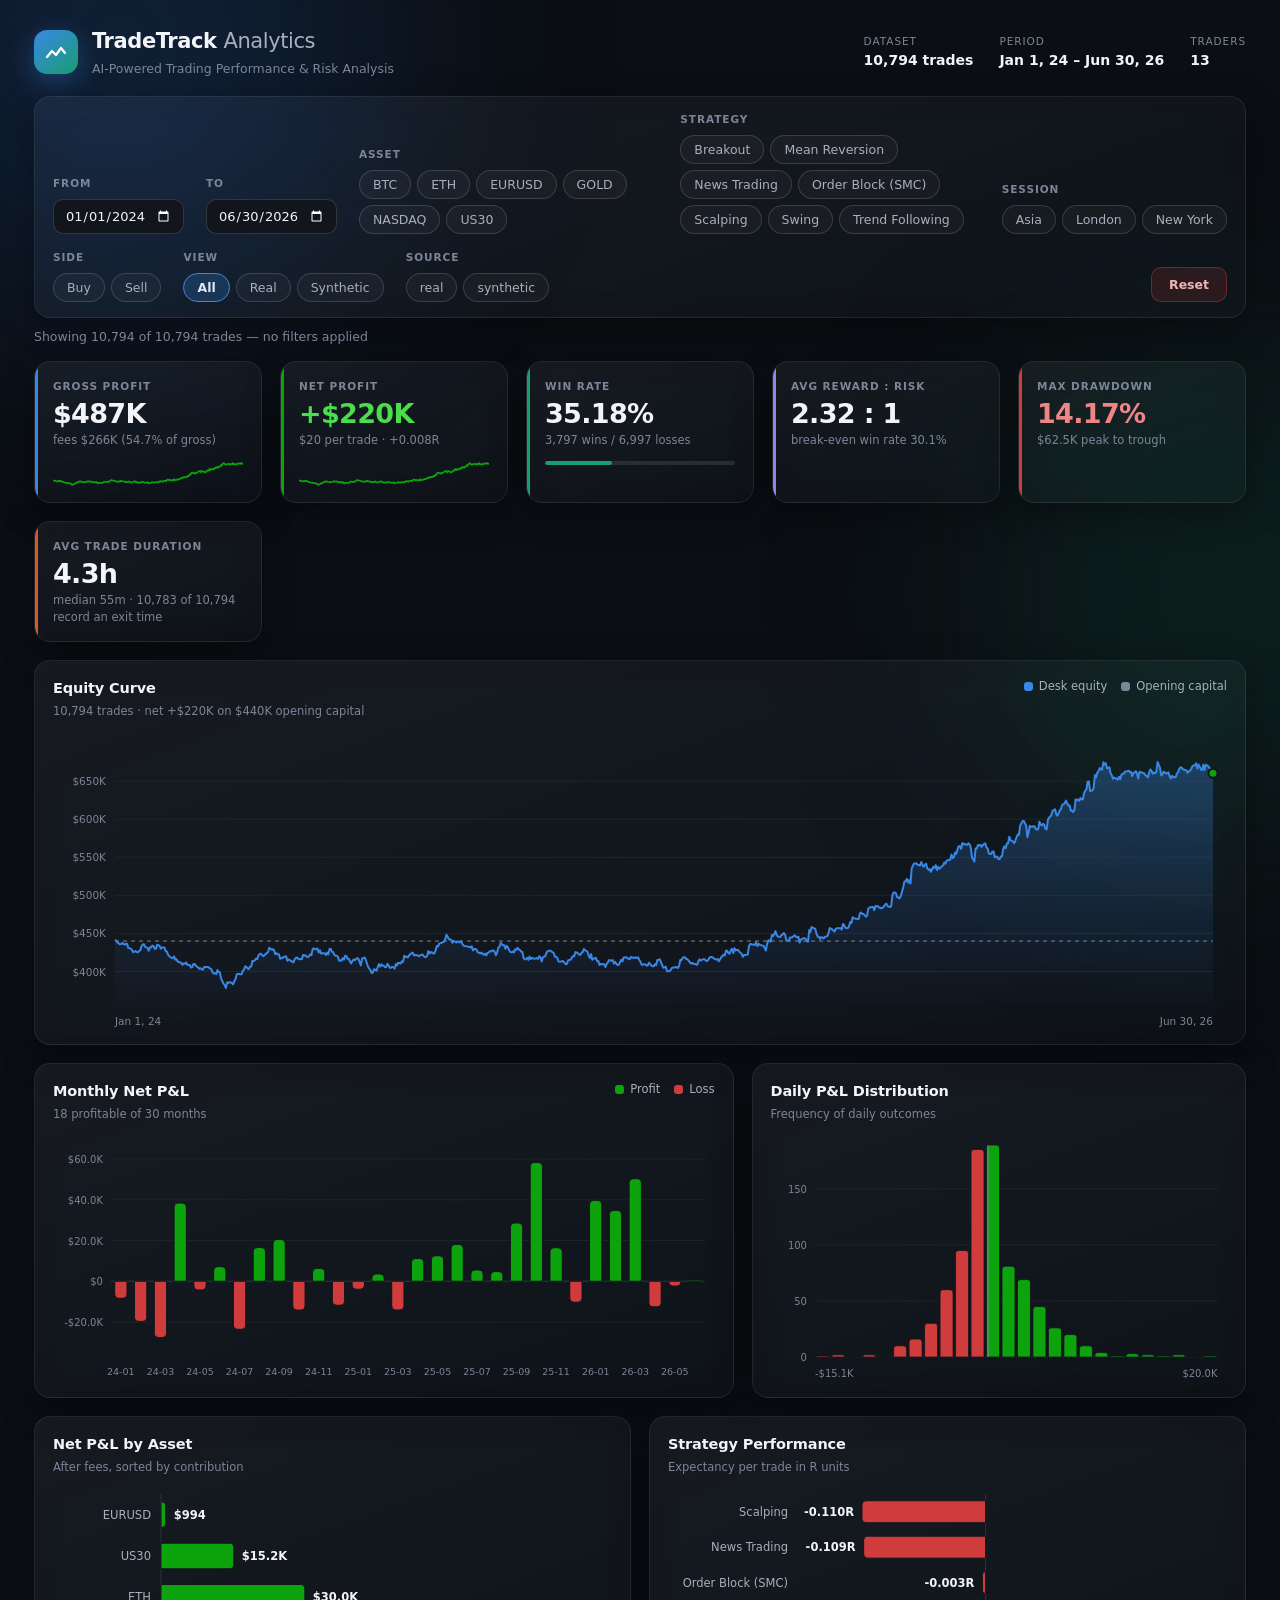
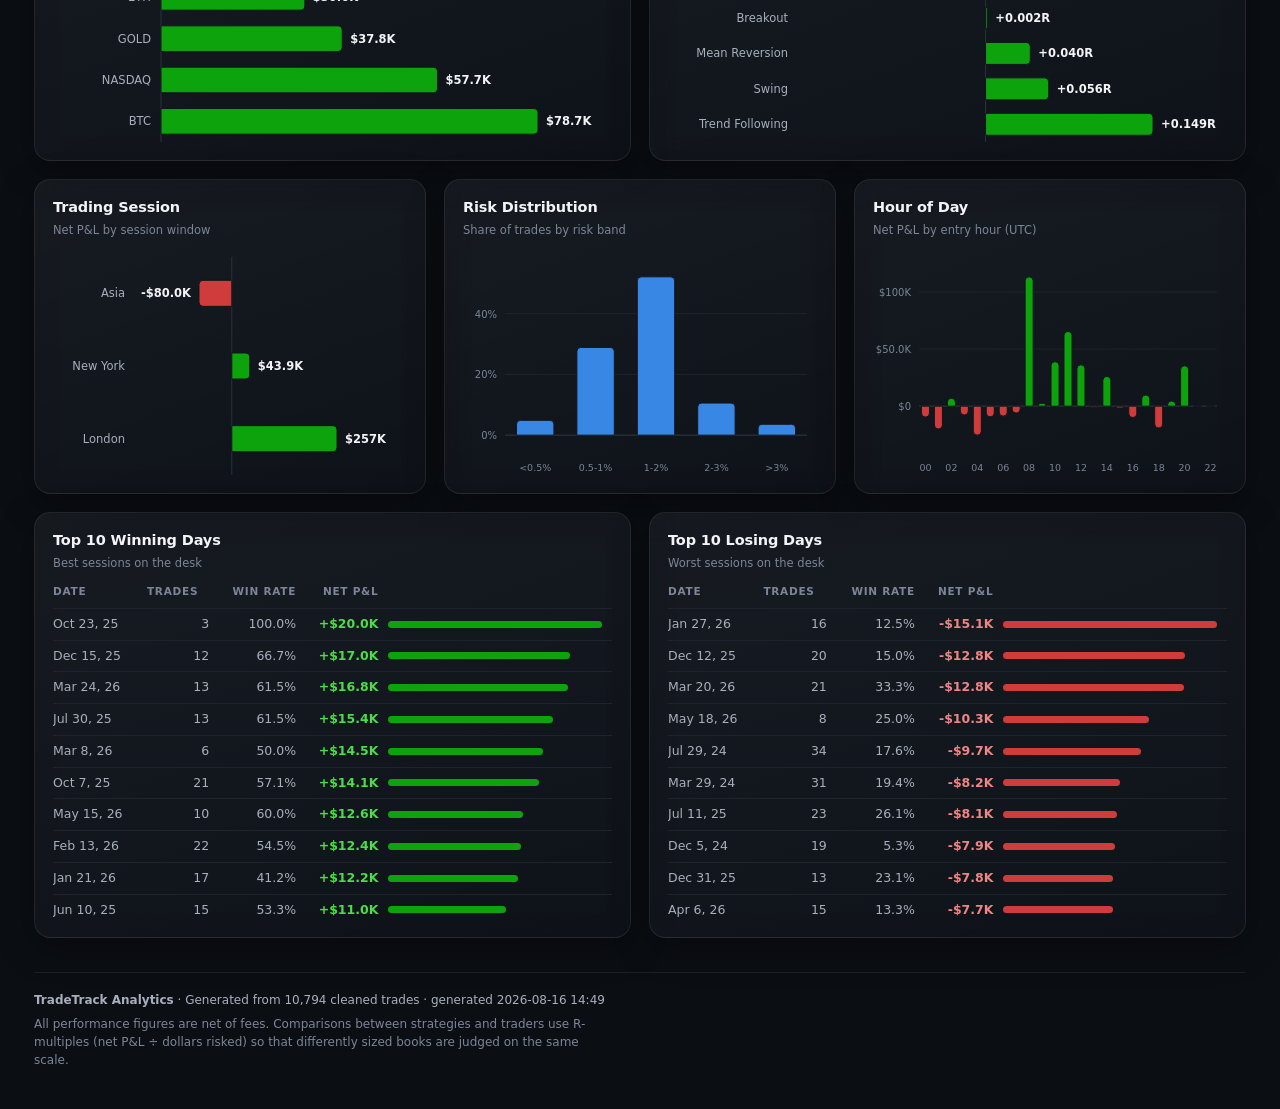
<file: TradeTrack-Analytics/dashboard/index.html>
<!DOCTYPE html>
<html lang="en" data-theme="dark">
<head>
<meta charset="utf-8">
<meta name="viewport" content="width=device-width, initial-scale=1">
<title>TradeTrack Analytics — Trading Performance &amp; Risk Dashboard</title>
<link rel="stylesheet" href="styles.css">
</head>
<body>

<div class="glow glow-a" aria-hidden="true"></div>
<div class="glow glow-b" aria-hidden="true"></div>

<header class="topbar">
  <div class="brand">
    <div class="mark" aria-hidden="true">
      <svg viewBox="0 0 24 24" fill="none" stroke="currentColor" stroke-width="2.2"
           stroke-linecap="round" stroke-linejoin="round">
        <path d="M3 17l5-6 4 4 5-7 4 5"/>
      </svg>
    </div>
    <div class="brand-text">
      <h1>TradeTrack <span>Analytics</span></h1>
      <p>AI-Powered Trading Performance &amp; Risk Analysis</p>
    </div>
  </div>
  <div class="meta">
    <div class="meta-item"><span class="label">Dataset</span><span class="value" id="meta-trades">—</span></div>
    <div class="meta-item"><span class="label">Period</span><span class="value" id="meta-period">—</span></div>
    <div class="meta-item"><span class="label">Traders</span><span class="value" id="meta-traders">—</span></div>
  </div>
</header>

<!-- ────────────────────────────  FILTERS  ──────────────────────────── -->
<section class="filters glass" aria-label="Dashboard filters">
  <div class="filter-group">
    <label for="f-from">From</label>
    <input type="date" id="f-from">
  </div>
  <div class="filter-group">
    <label for="f-to">To</label>
    <input type="date" id="f-to">
  </div>
  <div class="filter-group grow">
    <label>Asset</label>
    <div class="chips" id="f-asset" role="group" aria-label="Filter by asset"></div>
  </div>
  <div class="filter-group grow">
    <label>Strategy</label>
    <div class="chips" id="f-strategy" role="group" aria-label="Filter by strategy"></div>
  </div>
  <div class="filter-group">
    <label>Session</label>
    <div class="chips" id="f-session" role="group" aria-label="Filter by session"></div>
  </div>
  <div class="filter-group">
    <label>Side</label>
    <div class="chips" id="f-side" role="group" aria-label="Filter by trade type"></div>
  </div>
  <div class="filter-group">
    <label>View</label>
    <div class="view-toggle">
      <button class="view-btn active" data-view="both" type="button">All</button>
      <button class="view-btn" data-view="real" type="button">Real</button>
      <button class="view-btn" data-view="synthetic" type="button">Synthetic</button>
    </div>
  </div>
  <div class="filter-group">
    <label>Source</label>
    <div class="chips" id="f-source" role="group" aria-label="Filter by data source"></div>
  </div>
  <button id="f-reset" class="reset" type="button">Reset</button>
</section>

<p class="filter-status" id="filter-status" role="status"></p>

<!-- ────────────────────────────  KPI CARDS  ─────────────────────────── -->
<section class="kpis" aria-label="Key performance indicators">
  <article class="kpi glass" data-accent="blue">
    <span class="kpi-label">Gross Profit</span>
    <span class="kpi-value" id="kpi-gross">—</span>
    <span class="kpi-sub" id="kpi-gross-sub">before fees</span>
    <div class="spark" id="spark-gross"></div>
  </article>
  <article class="kpi glass" data-accent="green">
    <span class="kpi-label">Net Profit</span>
    <span class="kpi-value" id="kpi-net">—</span>
    <span class="kpi-sub" id="kpi-net-sub">after fees</span>
    <div class="spark" id="spark-net"></div>
  </article>
  <article class="kpi glass" data-accent="aqua">
    <span class="kpi-label">Win Rate</span>
    <span class="kpi-value" id="kpi-wr">—</span>
    <span class="kpi-sub" id="kpi-wr-sub">—</span>
    <div class="meter"><div class="meter-fill" id="meter-wr"></div></div>
  </article>
  <article class="kpi glass" data-accent="violet">
    <span class="kpi-label">Avg Reward : Risk</span>
    <span class="kpi-value" id="kpi-rr">—</span>
    <span class="kpi-sub" id="kpi-rr-sub">planned vs realised</span>
  </article>
  <article class="kpi glass" data-accent="red">
    <span class="kpi-label">Max Drawdown</span>
    <span class="kpi-value" id="kpi-dd">—</span>
    <span class="kpi-sub" id="kpi-dd-sub">peak to trough</span>
  </article>
  <article class="kpi glass" data-accent="orange">
    <span class="kpi-label">Avg Trade Duration</span>
    <span class="kpi-value" id="kpi-dur">—</span>
    <span class="kpi-sub" id="kpi-dur-sub">median —</span>
  </article>
</section>

<!-- ────────────────────────────  CHARTS  ────────────────────────────── -->
<main class="grid">

  <section class="card glass span-12">
    <header class="card-head">
      <div>
        <h2>Equity Curve</h2>
        <p id="equity-deck">Cumulative desk equity after fees</p>
      </div>
      <div class="legend" id="equity-legend"></div>
    </header>
    <div class="chart" id="chart-equity" data-h="300"></div>
  </section>

  <section class="card glass span-7">
    <header class="card-head">
      <div><h2>Monthly Net P&amp;L</h2><p id="monthly-deck">—</p></div>
      <div class="legend">
        <span class="lg"><i class="sw" style="background:var(--profit)"></i>Profit</span>
        <span class="lg"><i class="sw" style="background:var(--loss)"></i>Loss</span>
      </div>
    </header>
    <div class="chart" id="chart-monthly" data-h="250"></div>
  </section>

  <section class="card glass span-5">
    <header class="card-head">
      <div><h2>Daily P&amp;L Distribution</h2><p>Frequency of daily outcomes</p></div>
    </header>
    <div class="chart" id="chart-daily" data-h="250"></div>
  </section>

  <section class="card glass span-6">
    <header class="card-head">
      <div><h2>Net P&amp;L by Asset</h2><p>After fees, sorted by contribution</p></div>
    </header>
    <div class="chart" id="chart-asset" data-h="260"></div>
  </section>

  <section class="card glass span-6">
    <header class="card-head">
      <div><h2>Strategy Performance</h2><p>Expectancy per trade in R units</p></div>
    </header>
    <div class="chart" id="chart-strategy" data-h="260"></div>
  </section>

  <section class="card glass span-4">
    <header class="card-head">
      <div><h2>Trading Session</h2><p>Net P&amp;L by session window</p></div>
    </header>
    <div class="chart" id="chart-session" data-h="230"></div>
  </section>

  <section class="card glass span-4">
    <header class="card-head">
      <div><h2>Risk Distribution</h2><p>Share of trades by risk band</p></div>
    </header>
    <div class="chart" id="chart-risk" data-h="230"></div>
  </section>

  <section class="card glass span-4">
    <header class="card-head">
      <div><h2>Hour of Day</h2><p>Net P&amp;L by entry hour (UTC)</p></div>
    </header>
    <div class="chart" id="chart-hour" data-h="230"></div>
  </section>

  <section class="card glass span-6">
    <header class="card-head">
      <div><h2>Top 10 Winning Days</h2><p>Best sessions on the desk</p></div>
    </header>
    <div class="chart table-chart" id="chart-topwin" data-h="290"></div>
  </section>

  <section class="card glass span-6">
    <header class="card-head">
      <div><h2>Top 10 Losing Days</h2><p>Worst sessions on the desk</p></div>
    </header>
    <div class="chart table-chart" id="chart-toploss" data-h="290"></div>
  </section>

</main>

<footer class="foot">
  <p>
    <strong>TradeTrack Analytics</strong> · Generated from <span id="foot-rows">—</span>
    cleaned trades · <span id="foot-generated">—</span>
  </p>
  <p class="muted">
    All performance figures are net of fees. Comparisons between strategies and
    traders use R-multiples (net P&amp;L ÷ dollars risked) so that differently
    sized books are judged on the same scale.
  </p>
</footer>

<div class="tooltip" id="tooltip" role="tooltip" aria-hidden="true"></div>

<script src="data.js"></script>
<script src="app.js"></script>
</body>
</html>
</file>
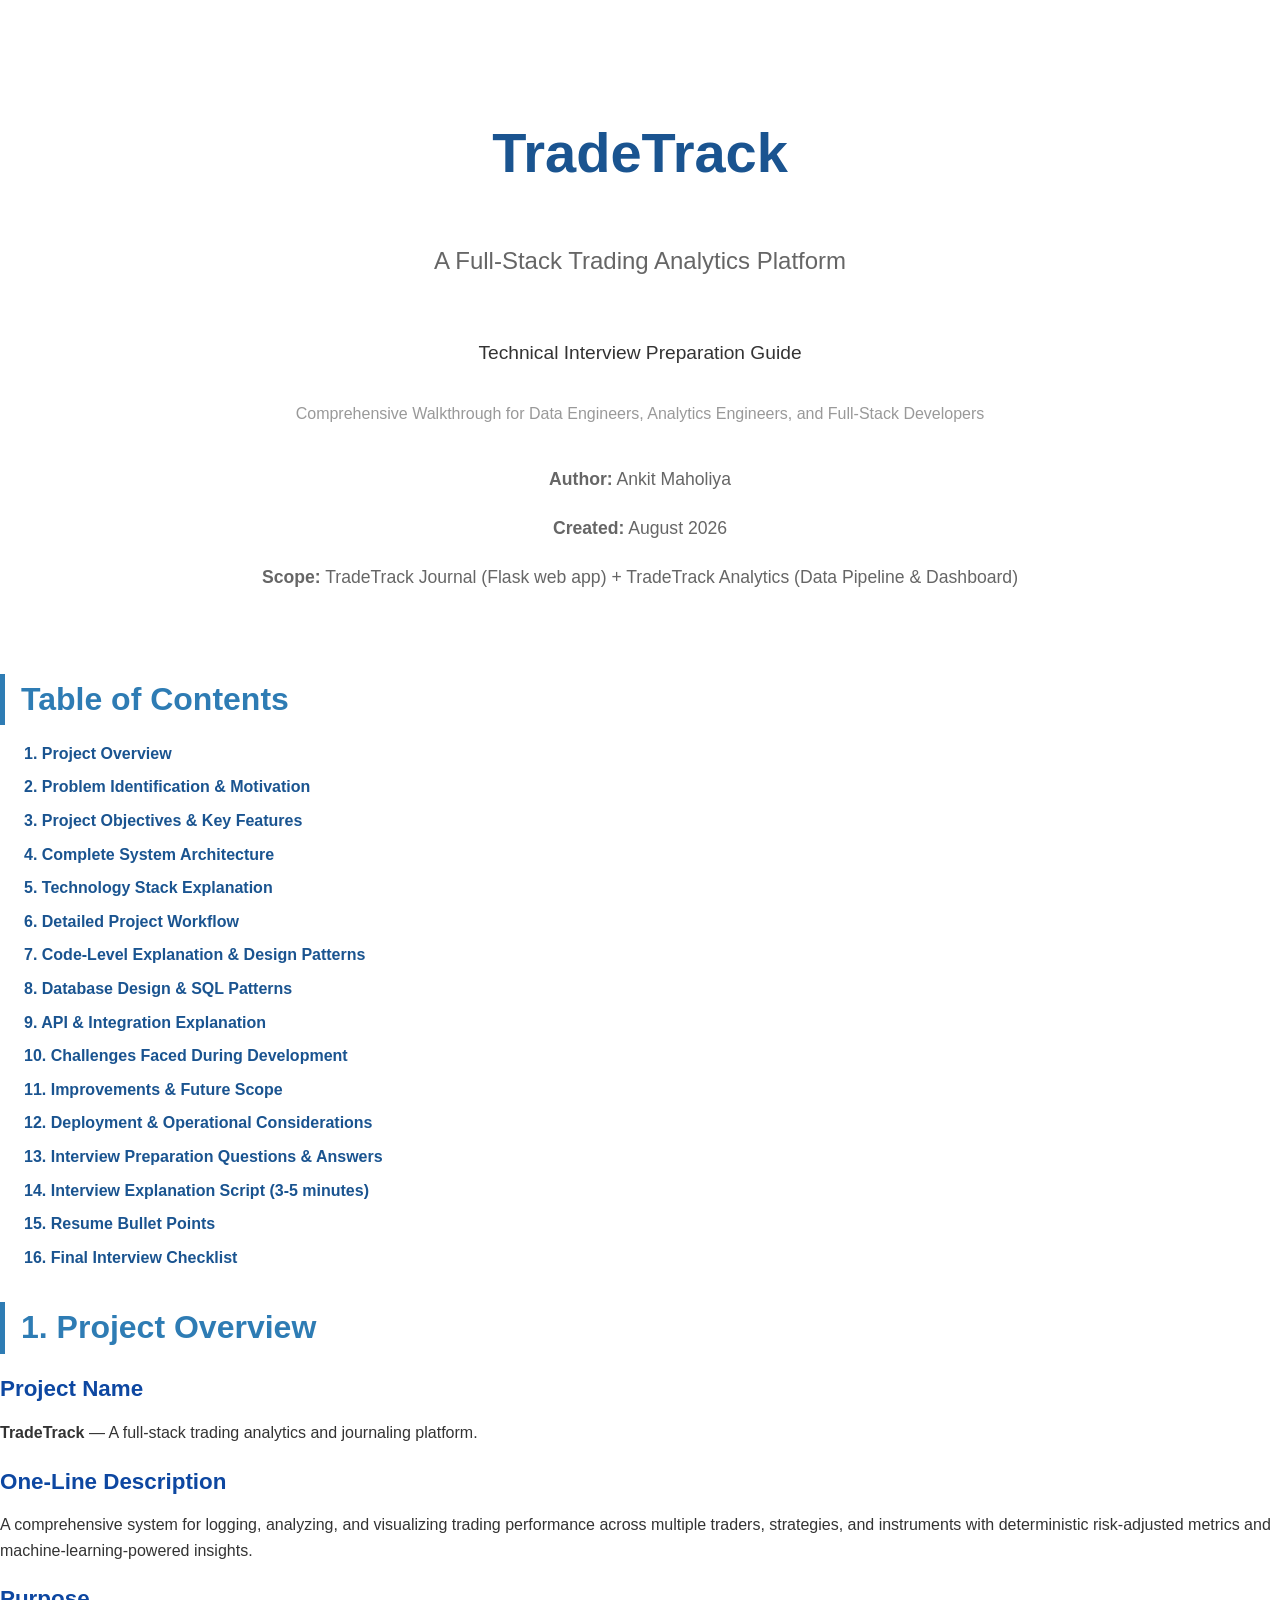
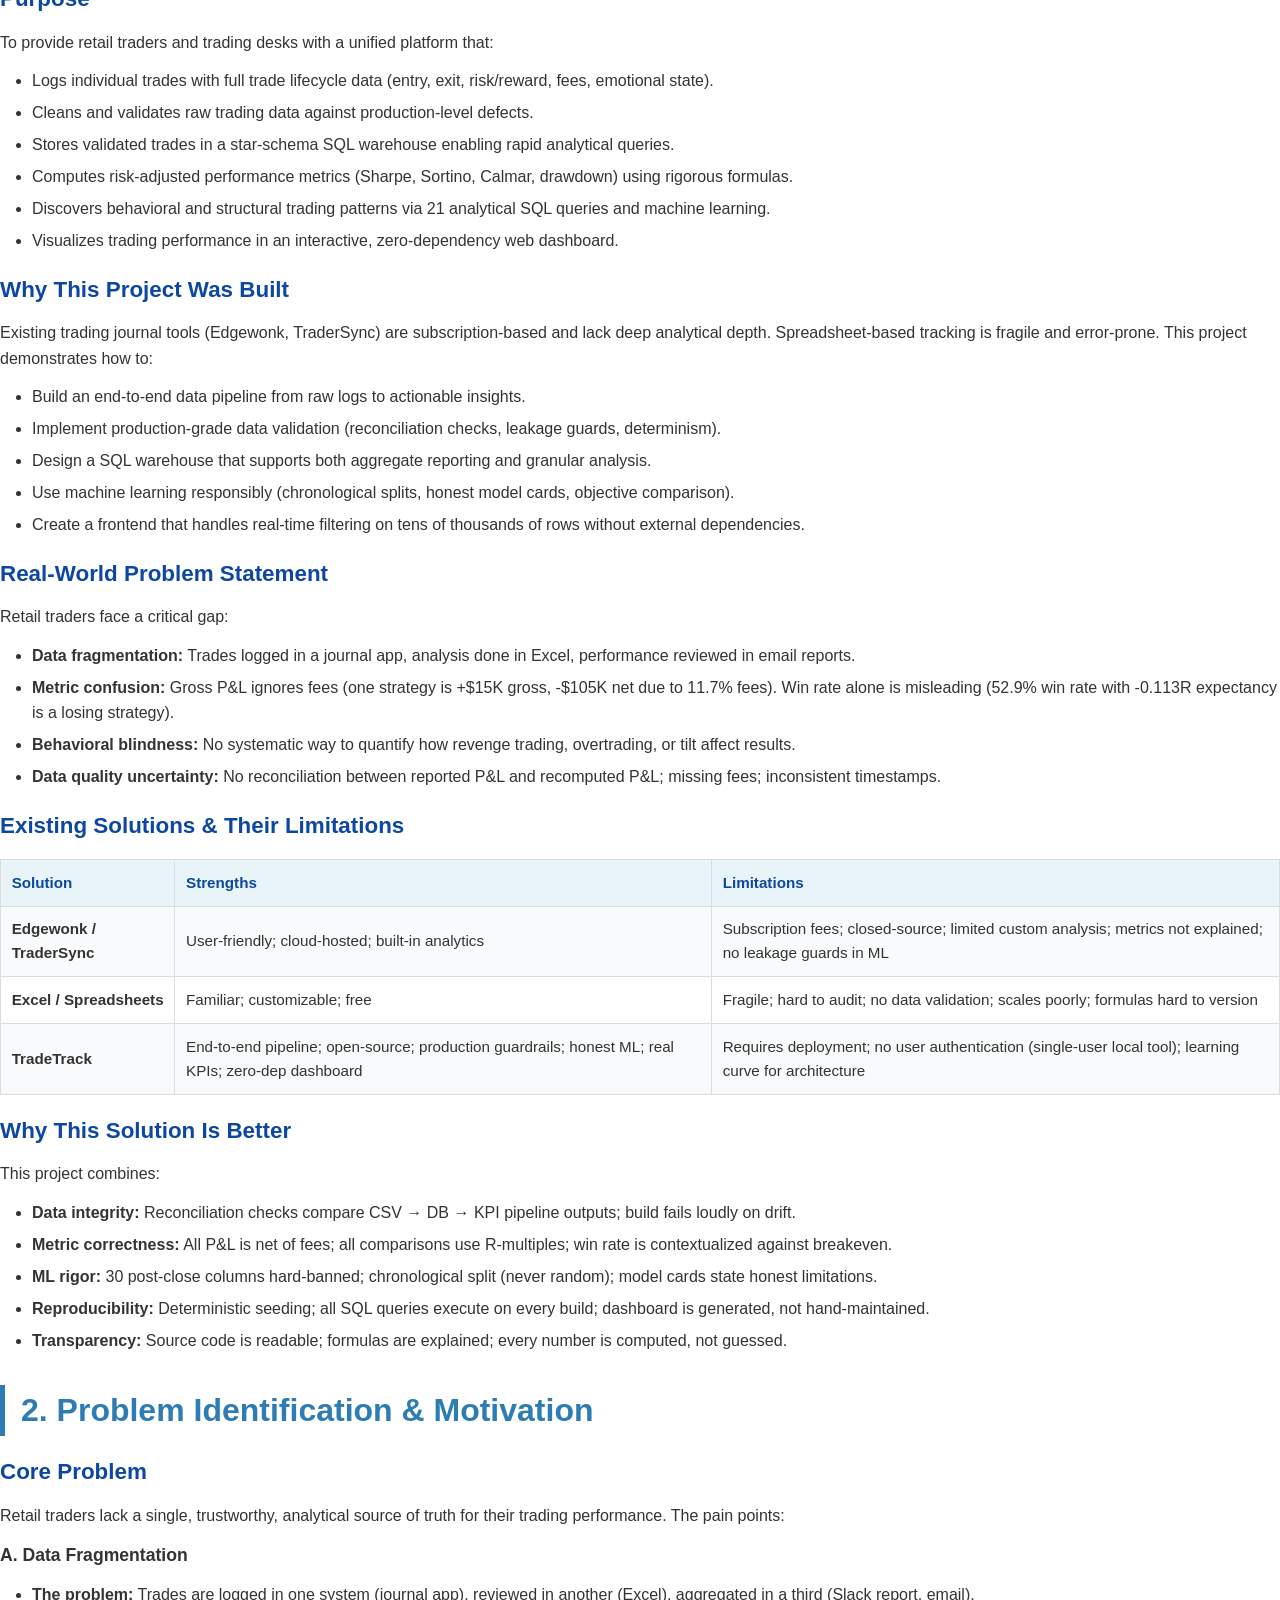
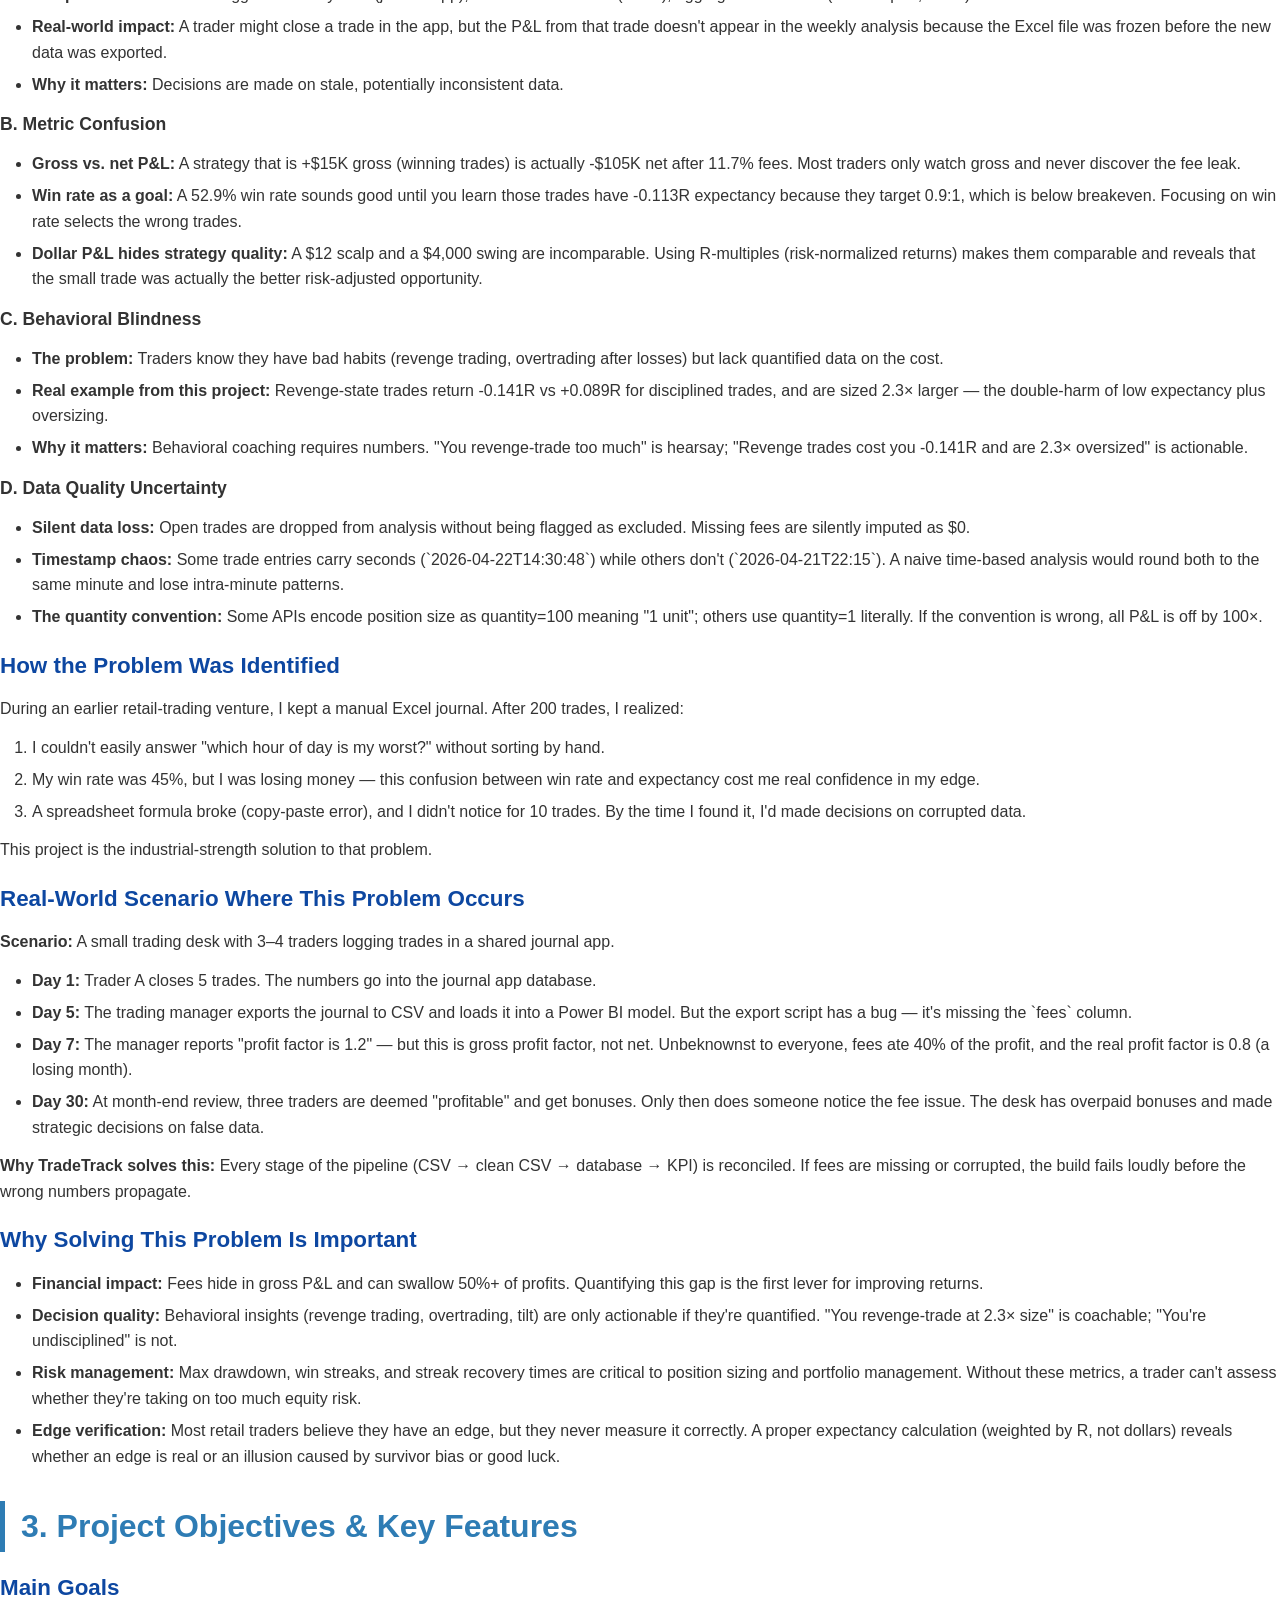
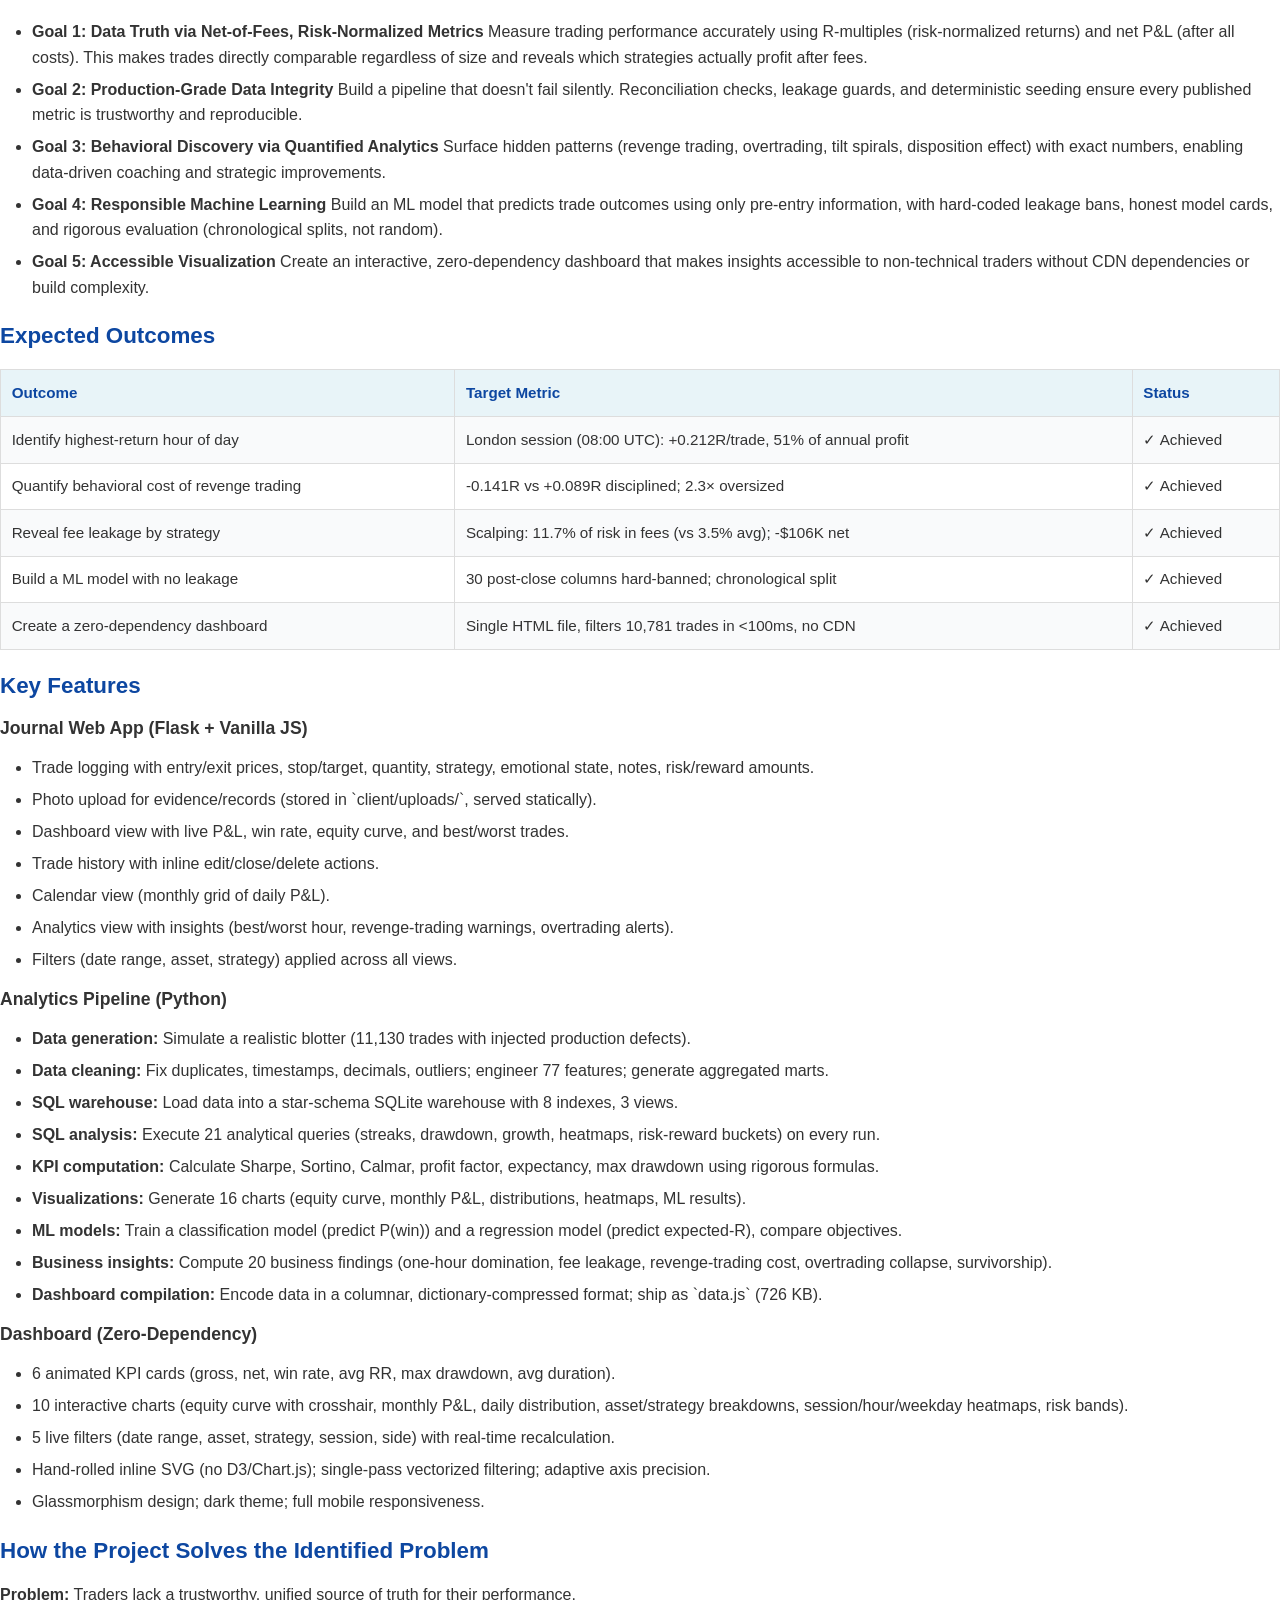
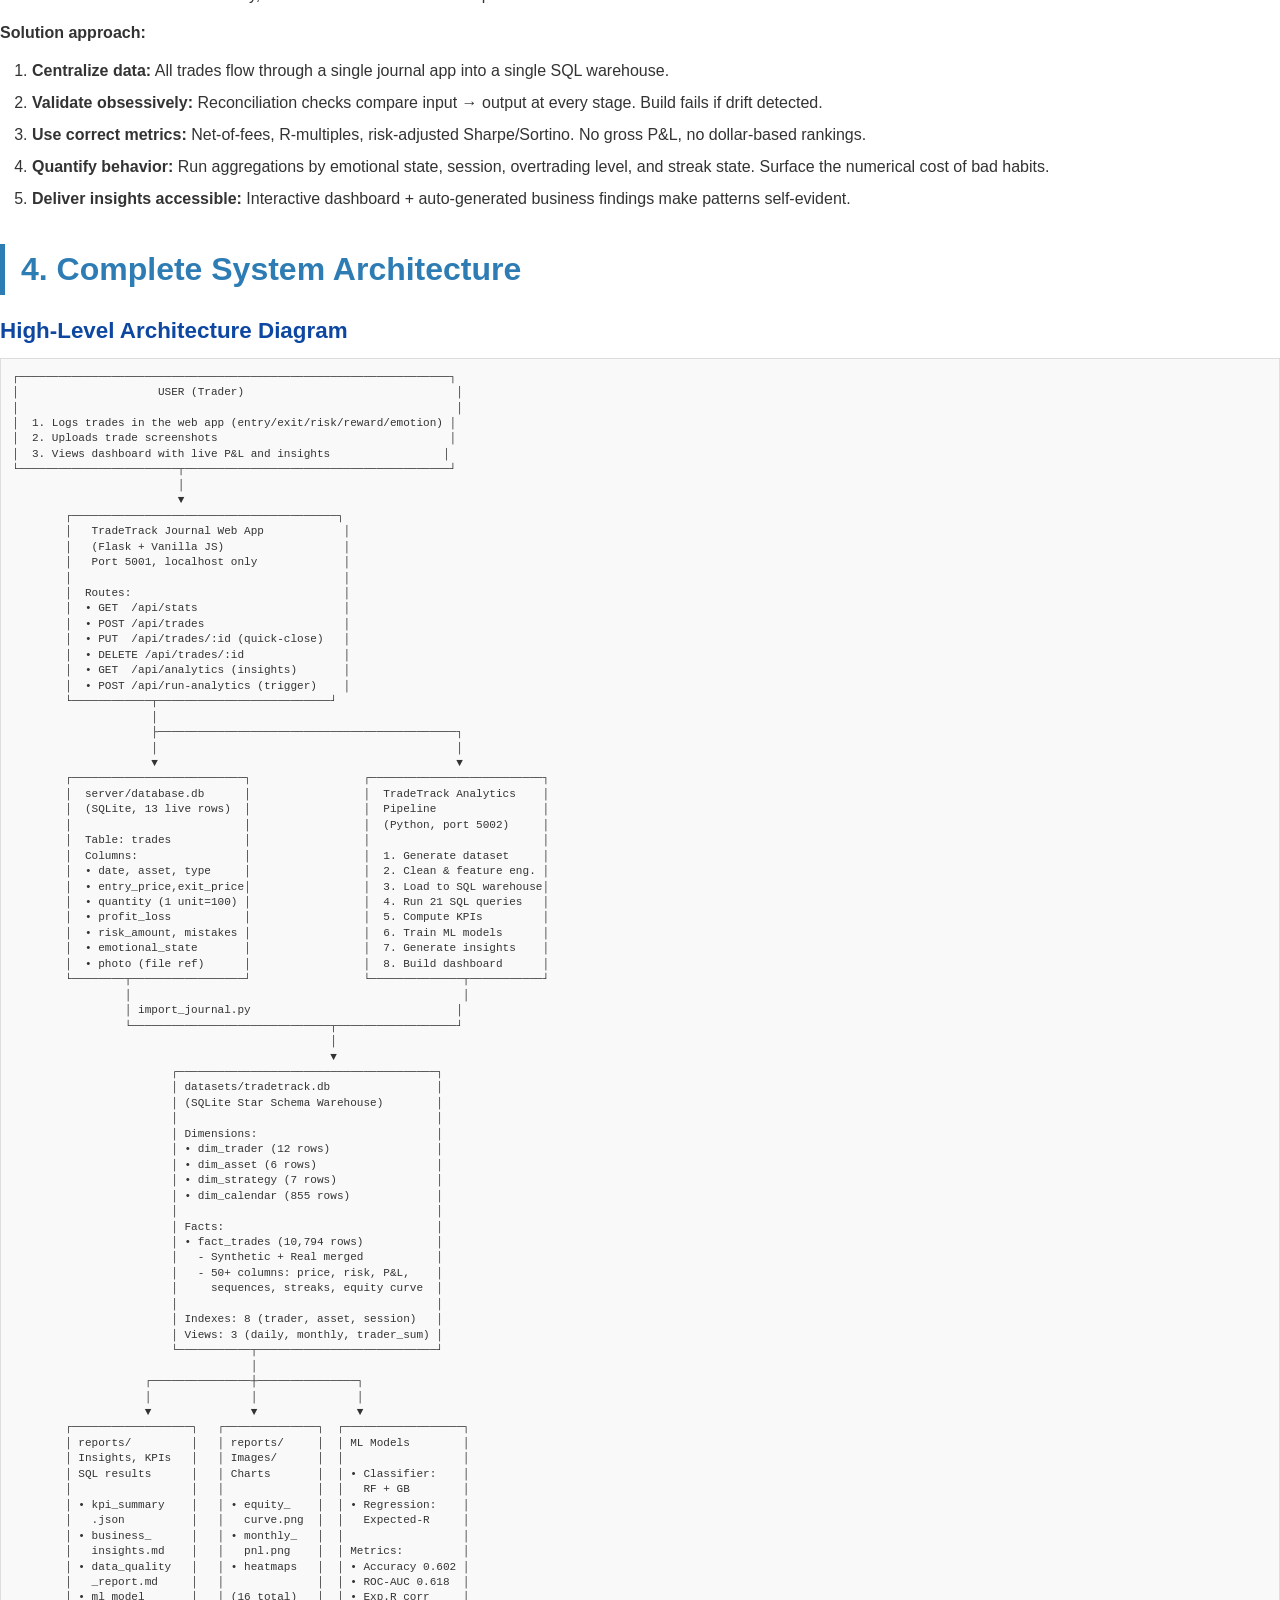
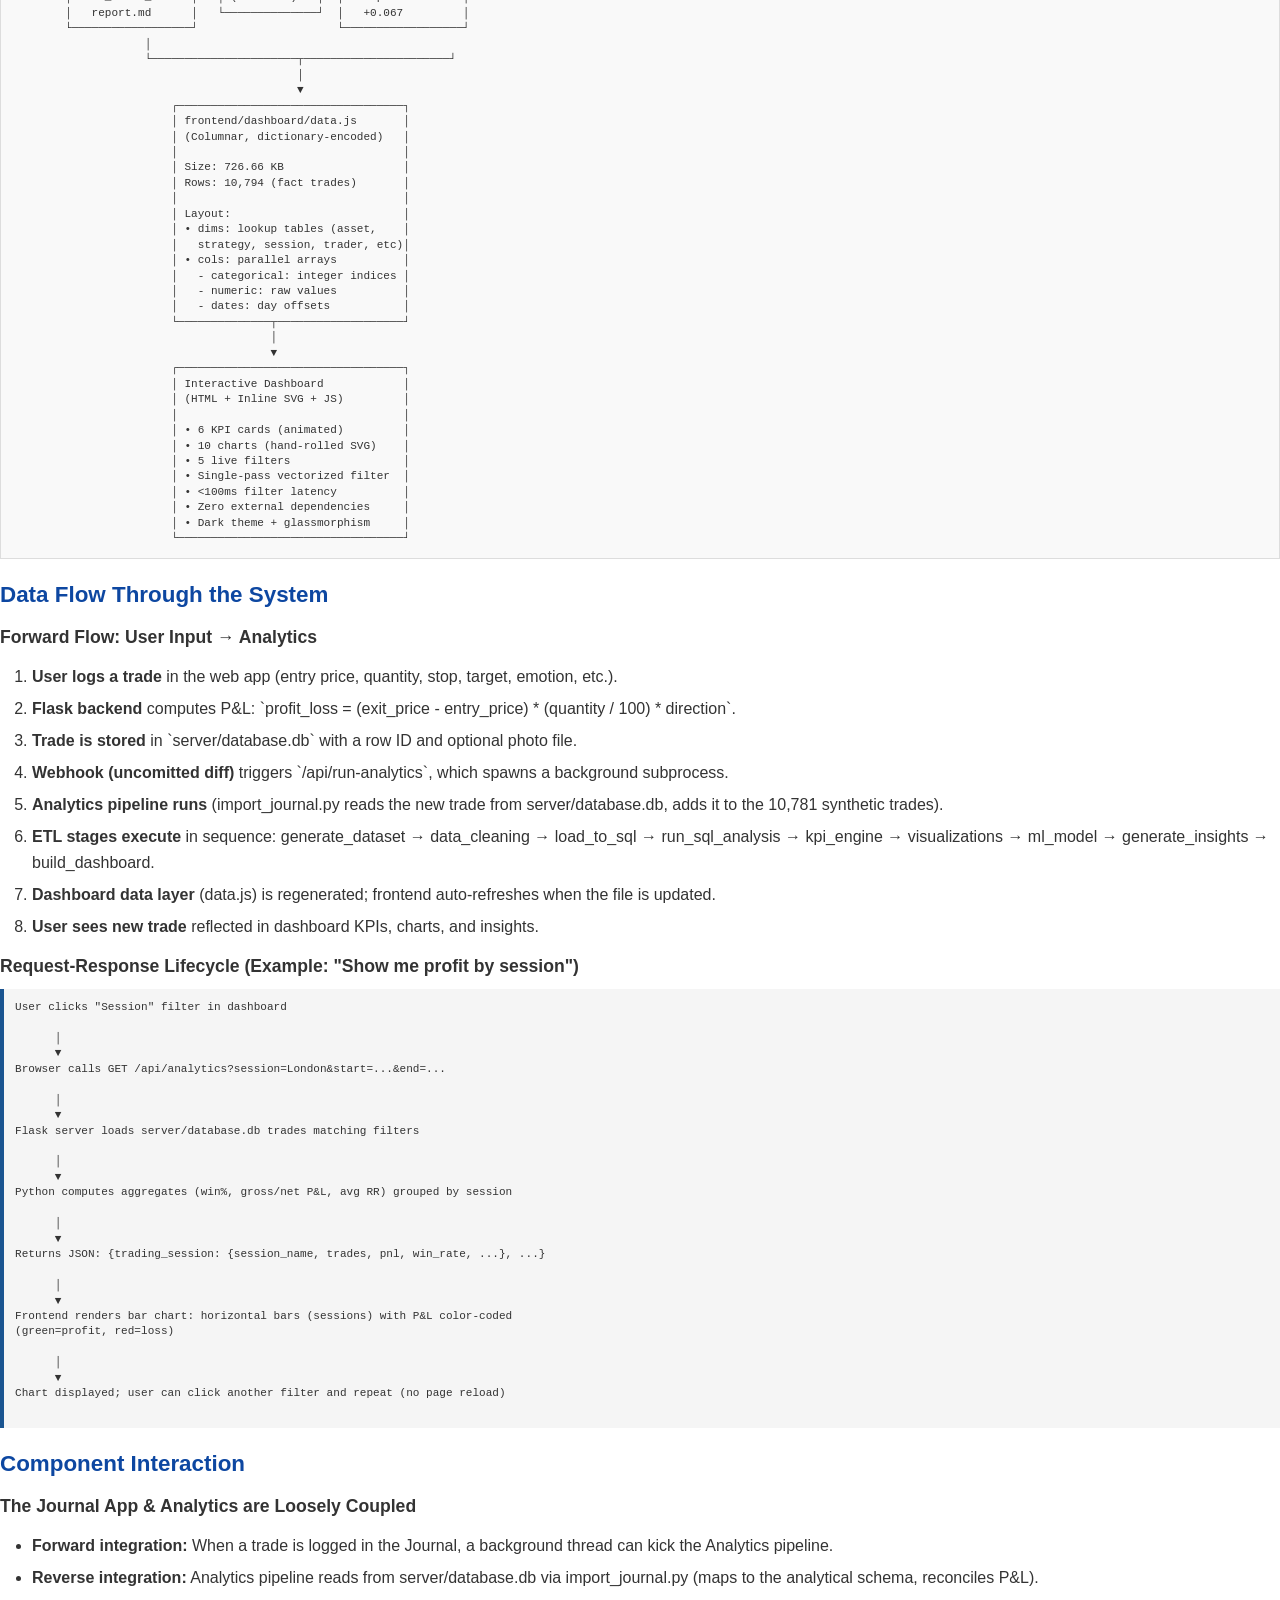
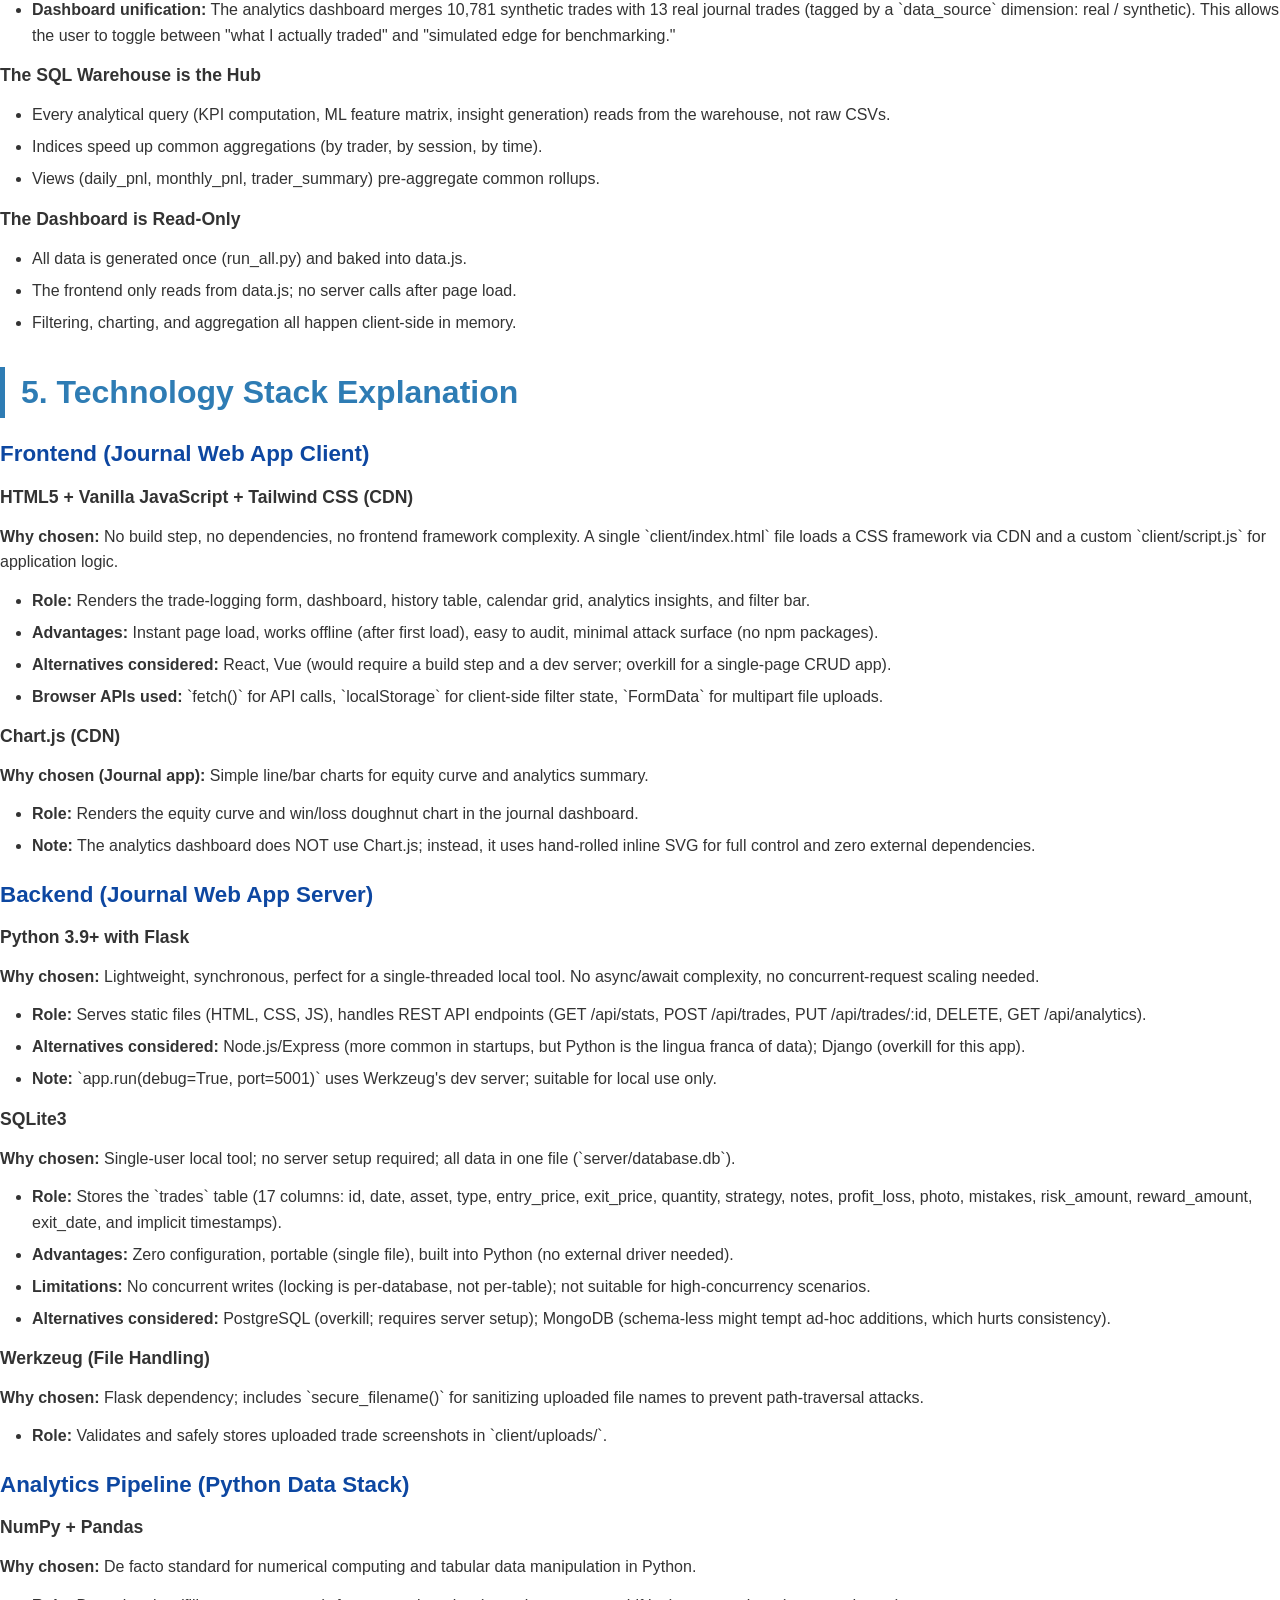
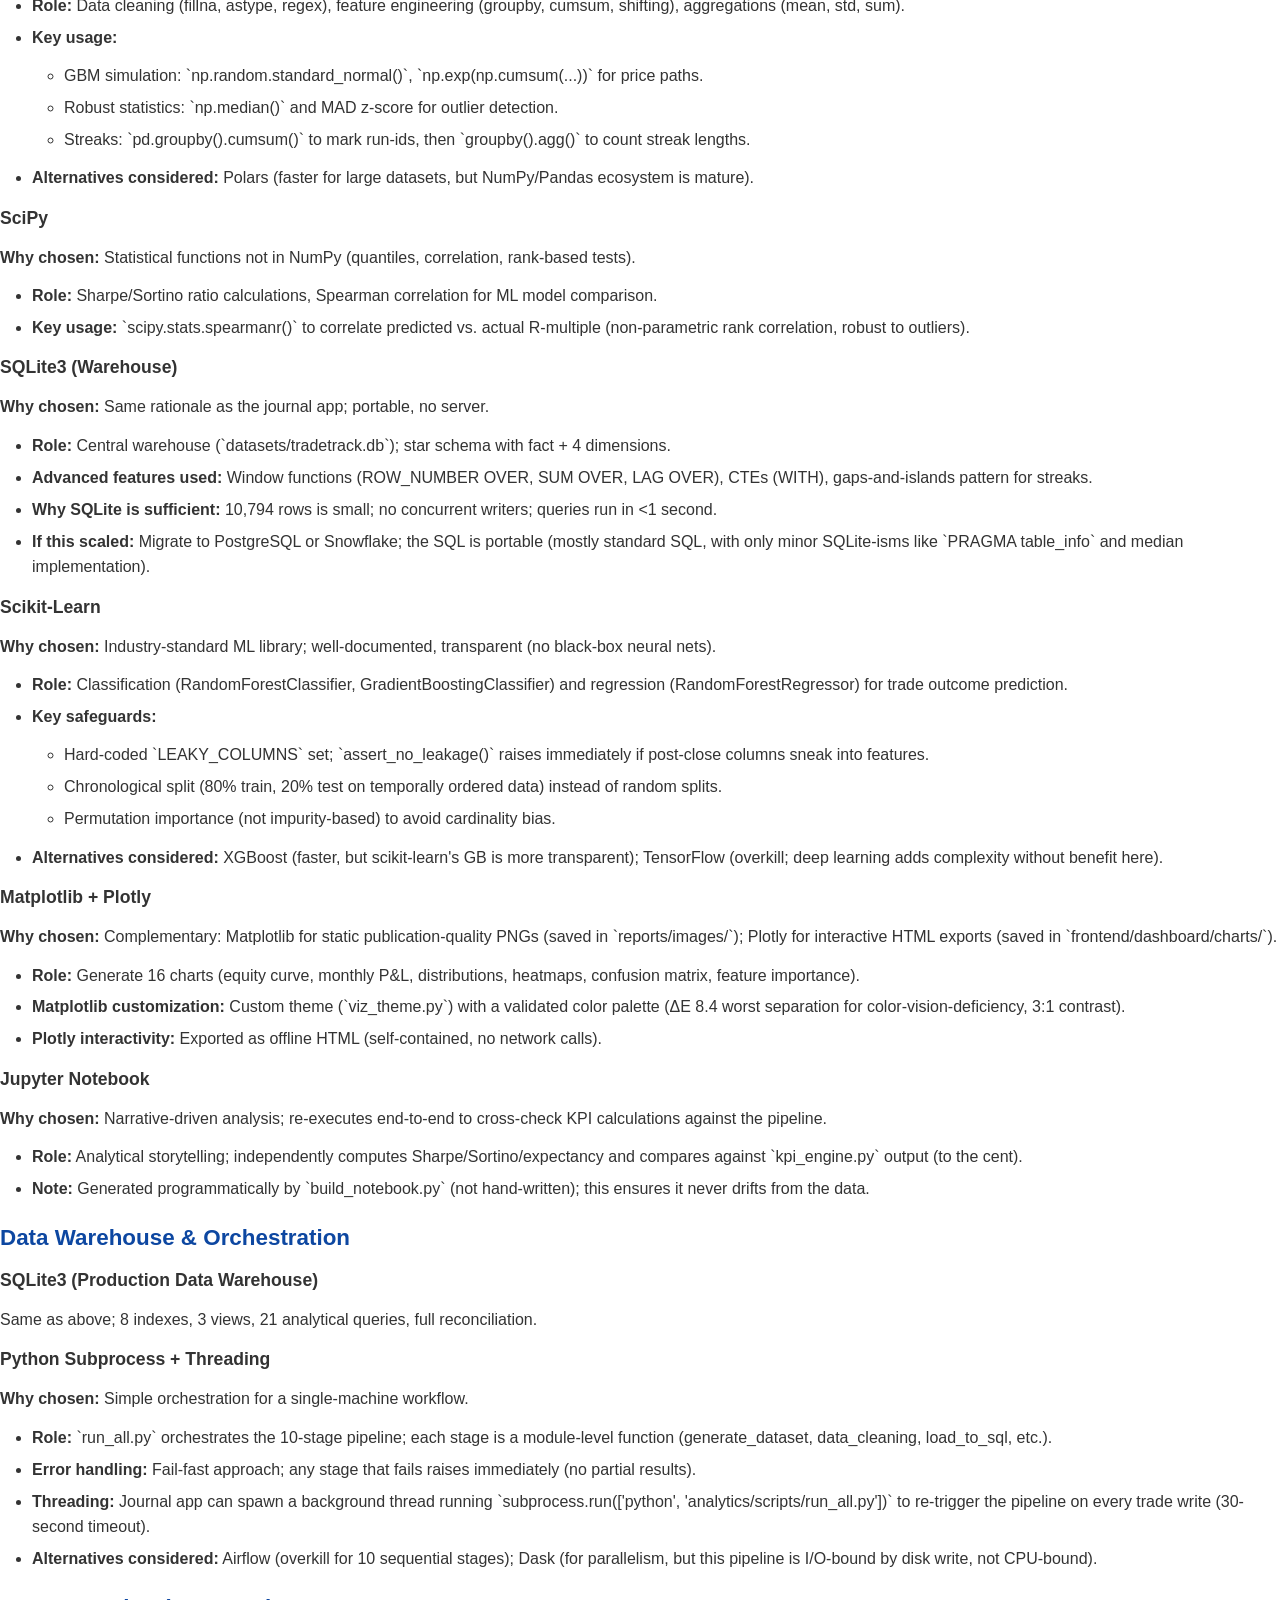
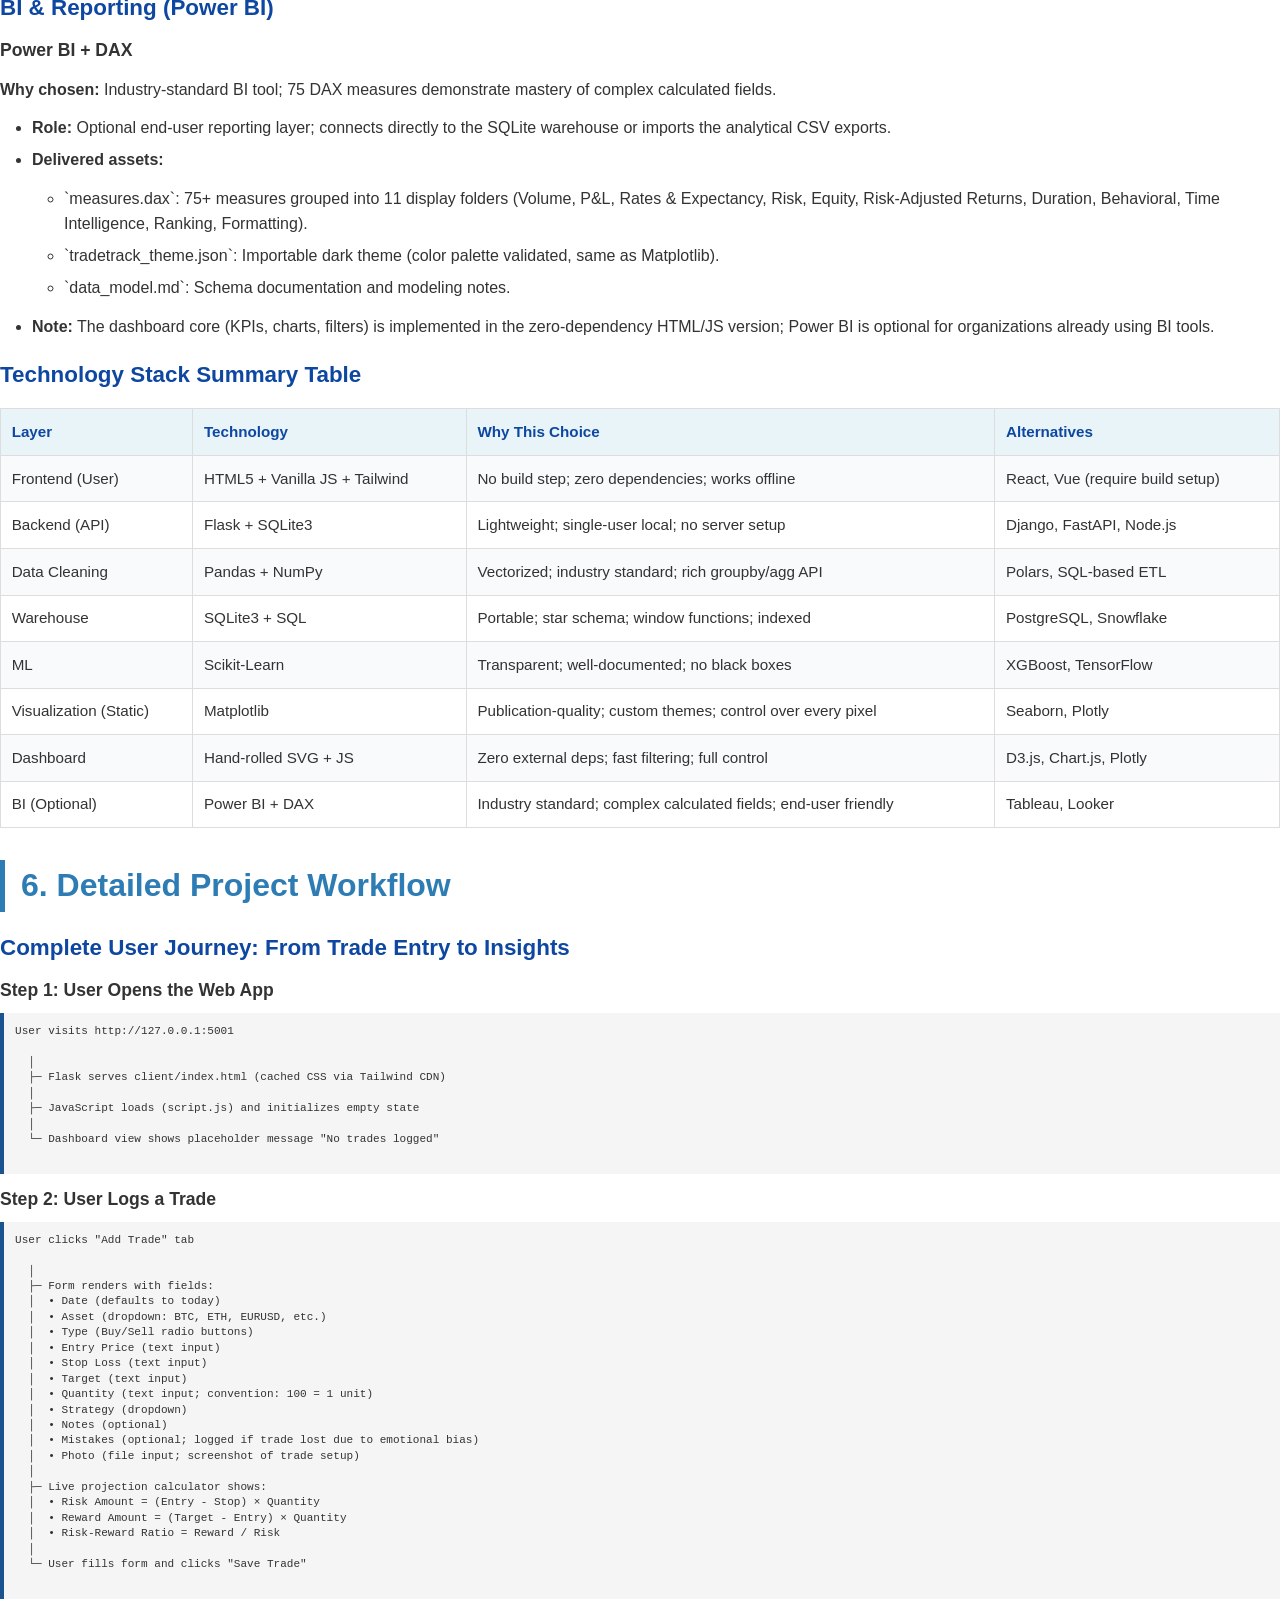
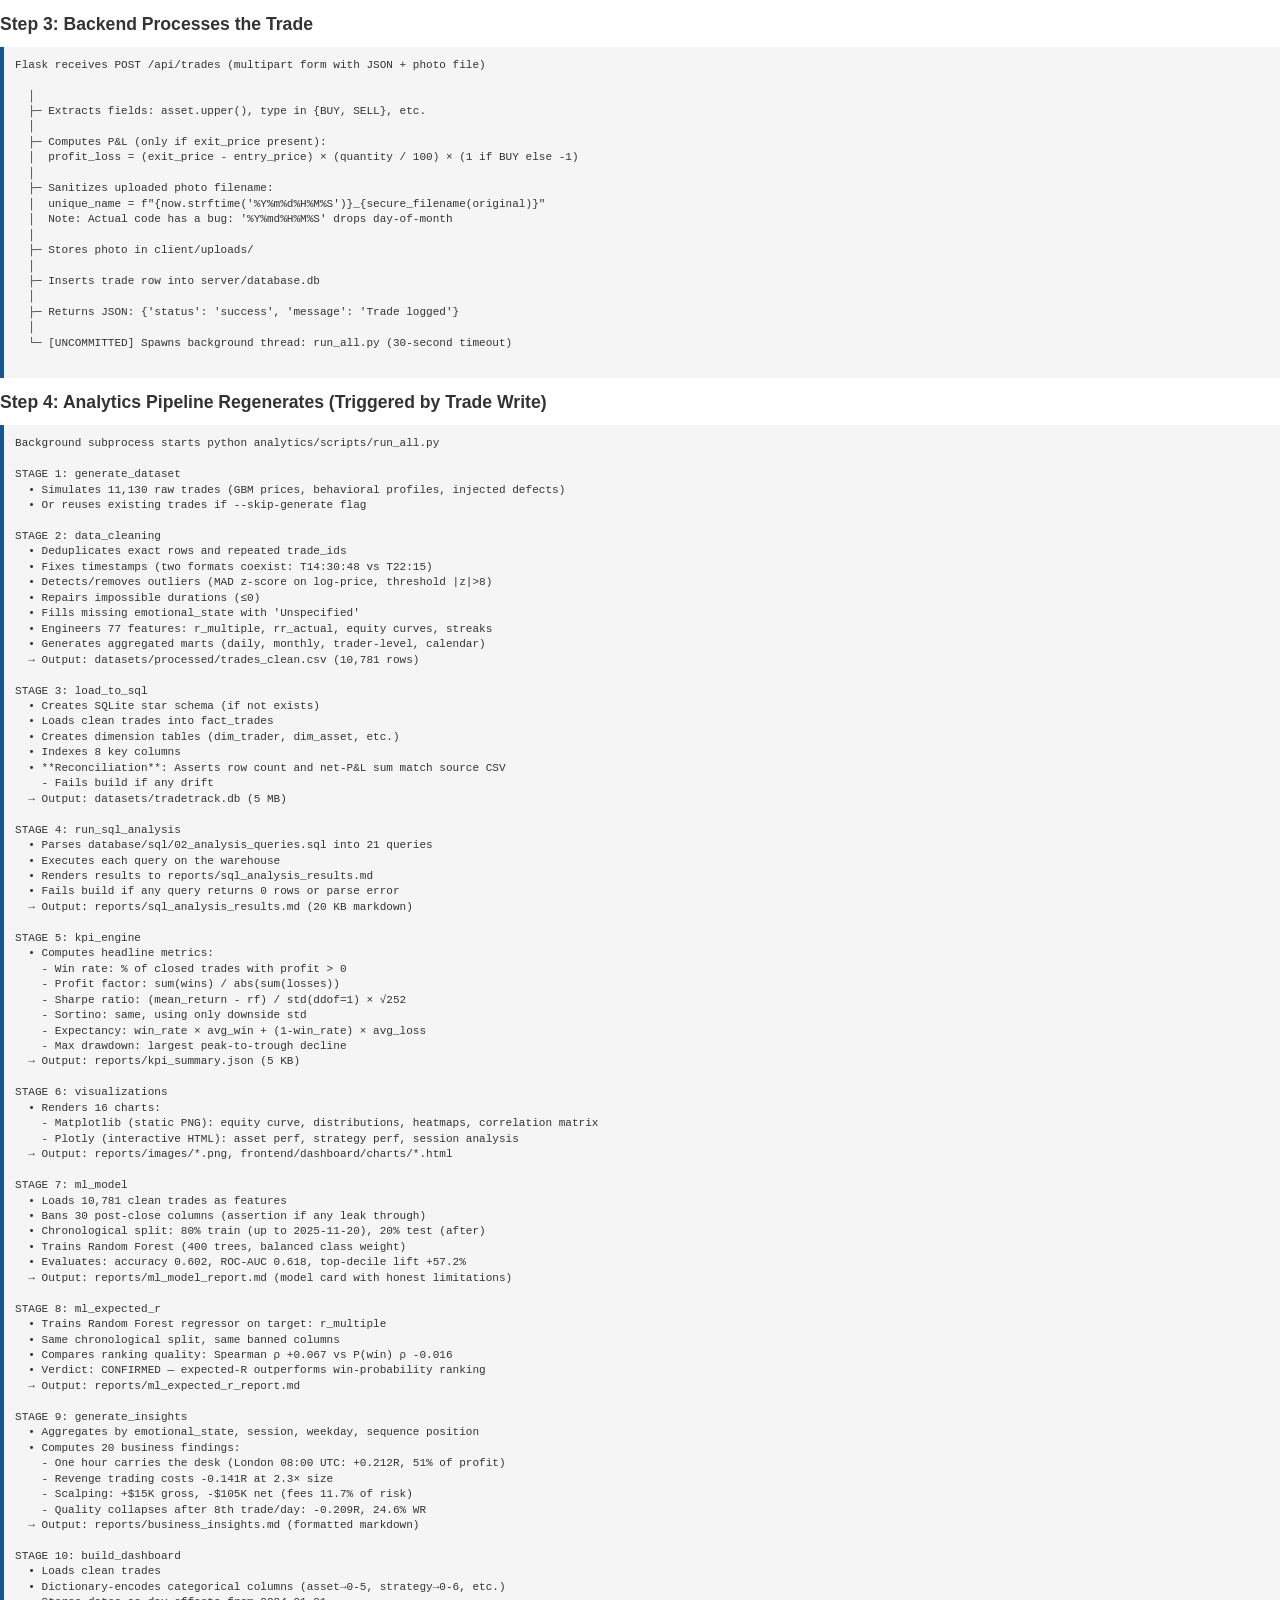
<file: interview-prep/TradeTrack_Interview_Guide.html>
<!DOCTYPE html>
<html lang="en">
<head>
  <meta charset="UTF-8">
  <meta name="viewport" content="width=device-width, initial-scale=1.0">
  <title>TradeTrack: Interview-Prep Technical Guide</title>
  <style>
    @page {
      size: A4;
      margin: 0.75in;
      @bottom-center {
        content: "Page " counter(page) " of " counter(pages);
        font-size: 10px;
        color: #666;
      }
    }
    * {
      margin: 0;
      padding: 0;
      box-sizing: border-box;
    }
    body {
      font-family: 'Segoe UI', Tahoma, Geneva, Verdana, sans-serif;
      line-height: 1.6;
      color: #333;
      background: white;
    }
    .page-break { page-break-before: always; }
    h1 { font-size: 2.5em; margin: 0.5em 0 0.3em; color: #1a5490; border-bottom: 3px solid #1a5490; padding-bottom: 0.3em; }
    h2 { font-size: 2em; margin: 1em 0 0.5em; color: #2e7cb4; border-left: 5px solid #2e7cb4; padding-left: 0.5em; }
    h3 { font-size: 1.4em; margin: 0.8em 0 0.3em; color: #0d47a1; }
    h4 { font-size: 1.1em; margin: 0.6em 0 0.2em; color: #333; font-weight: 600; }
    p { margin: 0.8em 0; }
    ul, ol { margin: 0.8em 0 0.8em 2em; }
    li { margin: 0.4em 0; }
    table {
      width: 100%;
      border-collapse: collapse;
      margin: 1em 0;
      font-size: 0.95em;
    }
    table th, table td {
      border: 1px solid #ddd;
      padding: 0.7em;
      text-align: left;
    }
    table th {
      background: #e8f4f8;
      font-weight: 600;
      color: #0d47a1;
    }
    table tr:nth-child(even) {
      background: #f9fafb;
    }
    code {
      background: #f5f5f5;
      padding: 0.2em 0.4em;
      border-radius: 3px;
      font-family: 'Courier New', monospace;
      font-size: 0.9em;
    }
    pre {
      background: #f5f5f5;
      padding: 1em;
      border-left: 4px solid #1a5490;
      overflow-x: auto;
      margin: 0.8em 0;
      font-size: 0.85em;
      line-height: 1.4;
    }
    pre code {
      background: none;
      padding: 0;
    }
    .section {
      margin: 1.5em 0;
    }
    .highlight {
      background: #fff3cd;
      padding: 1em;
      border-left: 4px solid #ff9800;
      margin: 1em 0;
    }
    .metric-box {
      background: #e8f5e9;
      padding: 1em;
      border-radius: 5px;
      margin: 0.8em 0;
      border-left: 4px solid #4caf50;
    }
    .challenge-box {
      background: #ffebee;
      padding: 1em;
      border-radius: 5px;
      margin: 0.8em 0;
      border-left: 4px solid #f44336;
    }
    .qa-block {
      background: #f3e5f5;
      padding: 1em;
      border-radius: 5px;
      margin: 1em 0;
      border-left: 4px solid #9c27b0;
    }
    .qa-question { font-weight: 600; color: #6a1b9a; margin-bottom: 0.5em; }
    .qa-intention { font-size: 0.9em; color: #7b1fa2; margin: 0.5em 0; font-style: italic; }
    .qa-answer { margin: 0.5em 0; }
    .cover-page {
      text-align: center;
      padding: 2em;
      margin-top: 3em;
    }
    .cover-page h1 {
      font-size: 3.5em;
      margin: 0.5em 0;
      border: none;
    }
    .cover-page .subtitle {
      font-size: 1.5em;
      color: #666;
      margin: 1em 0;
    }
    .cover-page .details {
      font-size: 1.1em;
      margin-top: 2em;
      color: #666;
      line-height: 2;
    }
    .toc {
      page-break-before: always;
      margin: 2em 0;
    }
    .toc-entry {
      margin: 0.5em 0;
      padding-left: 1.5em;
    }
    .toc-entry.level1 { font-weight: 600; color: #1a5490; }
    .toc-entry.level2 { font-size: 0.95em; color: #555; margin-left: 1em; }
    .metric-grid {
      display: grid;
      grid-template-columns: 1fr 1fr;
      gap: 1em;
      margin: 1em 0;
    }
    .metric-item {
      background: #e8f4f8;
      padding: 0.8em;
      border-radius: 5px;
      border-left: 4px solid #2e7cb4;
    }
    .metric-label { font-size: 0.85em; color: #666; }
    .metric-value { font-size: 1.4em; font-weight: 600; color: #0d47a1; margin-top: 0.3em; }
  </style>
</head>
<body>

<!-- ====== COVER PAGE ====== -->
<div class="cover-page">
  <h1>TradeTrack</h1>
  <p class="subtitle">A Full-Stack Trading Analytics Platform</p>
  <p style="margin-top: 3em; font-size: 1.2em;">Technical Interview Preparation Guide</p>
  <p style="margin-top: 2em; color: #999; font-size: 1em;">Comprehensive Walkthrough for Data Engineers, Analytics Engineers, and Full-Stack Developers</p>
  <div class="details">
    <p><strong>Author:</strong> Ankit Maholiya</p>
    <p><strong>Created:</strong> August 2026</p>
    <p><strong>Scope:</strong> TradeTrack Journal (Flask web app) + TradeTrack Analytics (Data Pipeline &amp; Dashboard)</p>
  </div>
</div>

<!-- ====== TABLE OF CONTENTS ====== -->
<div class="toc">
  <h2>Table of Contents</h2>
  <div class="toc-entry level1">1. Project Overview</div>
  <div class="toc-entry level1">2. Problem Identification &amp; Motivation</div>
  <div class="toc-entry level1">3. Project Objectives &amp; Key Features</div>
  <div class="toc-entry level1">4. Complete System Architecture</div>
  <div class="toc-entry level1">5. Technology Stack Explanation</div>
  <div class="toc-entry level1">6. Detailed Project Workflow</div>
  <div class="toc-entry level1">7. Code-Level Explanation &amp; Design Patterns</div>
  <div class="toc-entry level1">8. Database Design &amp; SQL Patterns</div>
  <div class="toc-entry level1">9. API &amp; Integration Explanation</div>
  <div class="toc-entry level1">10. Challenges Faced During Development</div>
  <div class="toc-entry level1">11. Improvements &amp; Future Scope</div>
  <div class="toc-entry level1">12. Deployment &amp; Operational Considerations</div>
  <div class="toc-entry level1">13. Interview Preparation Questions &amp; Answers</div>
  <div class="toc-entry level1">14. Interview Explanation Script (3-5 minutes)</div>
  <div class="toc-entry level1">15. Resume Bullet Points</div>
  <div class="toc-entry level1">16. Final Interview Checklist</div>
</div>

<!-- ====== SECTION 1: PROJECT OVERVIEW ====== -->
<div class="page-break"></div>
<div class="section">
  <h2>1. Project Overview</h2>

  <h3>Project Name</h3>
  <p><strong>TradeTrack</strong> — A full-stack trading analytics and journaling platform.</p>

  <h3>One-Line Description</h3>
  <p>A comprehensive system for logging, analyzing, and visualizing trading performance across multiple traders, strategies, and instruments with deterministic risk-adjusted metrics and machine-learning-powered insights.</p>

  <h3>Purpose</h3>
  <p>To provide retail traders and trading desks with a unified platform that:</p>
  <ul>
    <li>Logs individual trades with full trade lifecycle data (entry, exit, risk/reward, fees, emotional state).</li>
    <li>Cleans and validates raw trading data against production-level defects.</li>
    <li>Stores validated trades in a star-schema SQL warehouse enabling rapid analytical queries.</li>
    <li>Computes risk-adjusted performance metrics (Sharpe, Sortino, Calmar, drawdown) using rigorous formulas.</li>
    <li>Discovers behavioral and structural trading patterns via 21 analytical SQL queries and machine learning.</li>
    <li>Visualizes trading performance in an interactive, zero-dependency web dashboard.</li>
  </ul>

  <h3>Why This Project Was Built</h3>
  <p>Existing trading journal tools (Edgewonk, TraderSync) are subscription-based and lack deep analytical depth. Spreadsheet-based tracking is fragile and error-prone. This project demonstrates how to:</p>
  <ul>
    <li>Build an end-to-end data pipeline from raw logs to actionable insights.</li>
    <li>Implement production-grade data validation (reconciliation checks, leakage guards, determinism).</li>
    <li>Design a SQL warehouse that supports both aggregate reporting and granular analysis.</li>
    <li>Use machine learning responsibly (chronological splits, honest model cards, objective comparison).</li>
    <li>Create a frontend that handles real-time filtering on tens of thousands of rows without external dependencies.</li>
  </ul>

  <h3>Real-World Problem Statement</h3>
  <p>Retail traders face a critical gap:</p>
  <ul>
    <li><strong>Data fragmentation:</strong> Trades logged in a journal app, analysis done in Excel, performance reviewed in email reports.</li>
    <li><strong>Metric confusion:</strong> Gross P&amp;L ignores fees (one strategy is +$15K gross, -$105K net due to 11.7% fees). Win rate alone is misleading (52.9% win rate with -0.113R expectancy is a losing strategy).</li>
    <li><strong>Behavioral blindness:</strong> No systematic way to quantify how revenge trading, overtrading, or tilt affect results.</li>
    <li><strong>Data quality uncertainty:</strong> No reconciliation between reported P&amp;L and recomputed P&amp;L; missing fees; inconsistent timestamps.</li>
  </ul>

  <h3>Existing Solutions &amp; Their Limitations</h3>
  <table>
    <tr>
      <th>Solution</th>
      <th>Strengths</th>
      <th>Limitations</th>
    </tr>
    <tr>
      <td><strong>Edgewonk / TraderSync</strong></td>
      <td>User-friendly; cloud-hosted; built-in analytics</td>
      <td>Subscription fees; closed-source; limited custom analysis; metrics not explained; no leakage guards in ML</td>
    </tr>
    <tr>
      <td><strong>Excel / Spreadsheets</strong></td>
      <td>Familiar; customizable; free</td>
      <td>Fragile; hard to audit; no data validation; scales poorly; formulas hard to version</td>
    </tr>
    <tr>
      <td><strong>TradeTrack</strong></td>
      <td>End-to-end pipeline; open-source; production guardrails; honest ML; real KPIs; zero-dep dashboard</td>
      <td>Requires deployment; no user authentication (single-user local tool); learning curve for architecture</td>
    </tr>
  </table>

  <h3>Why This Solution Is Better</h3>
  <p>This project combines:</p>
  <ul>
    <li><strong>Data integrity:</strong> Reconciliation checks compare CSV → DB → KPI pipeline outputs; build fails loudly on drift.</li>
    <li><strong>Metric correctness:</strong> All P&amp;L is net of fees; all comparisons use R-multiples; win rate is contextualized against breakeven.</li>
    <li><strong>ML rigor:</strong> 30 post-close columns hard-banned; chronological split (never random); model cards state honest limitations.</li>
    <li><strong>Reproducibility:</strong> Deterministic seeding; all SQL queries execute on every build; dashboard is generated, not hand-maintained.</li>
    <li><strong>Transparency:</strong> Source code is readable; formulas are explained; every number is computed, not guessed.</li>
  </ul>
</div>

<!-- ====== SECTION 2: PROBLEM IDENTIFICATION ====== -->
<div class="page-break"></div>
<div class="section">
  <h2>2. Problem Identification &amp; Motivation</h2>

  <h3>Core Problem</h3>
  <p>Retail traders lack a single, trustworthy, analytical source of truth for their trading performance. The pain points:</p>

  <h4>A. Data Fragmentation</h4>
  <ul>
    <li><strong>The problem:</strong> Trades are logged in one system (journal app), reviewed in another (Excel), aggregated in a third (Slack report, email).</li>
    <li><strong>Real-world impact:</strong> A trader might close a trade in the app, but the P&amp;L from that trade doesn't appear in the weekly analysis because the Excel file was frozen before the new data was exported.</li>
    <li><strong>Why it matters:</strong> Decisions are made on stale, potentially inconsistent data.</li>
  </ul>

  <h4>B. Metric Confusion</h4>
  <ul>
    <li><strong>Gross vs. net P&amp;L:</strong> A strategy that is +$15K gross (winning trades) is actually -$105K net after 11.7% fees. Most traders only watch gross and never discover the fee leak.</li>
    <li><strong>Win rate as a goal:</strong> A 52.9% win rate sounds good until you learn those trades have -0.113R expectancy because they target 0.9:1, which is below breakeven. Focusing on win rate selects the wrong trades.</li>
    <li><strong>Dollar P&amp;L hides strategy quality:</strong> A $12 scalp and a $4,000 swing are incomparable. Using R-multiples (risk-normalized returns) makes them comparable and reveals that the small trade was actually the better risk-adjusted opportunity.</li>
  </ul>

  <h4>C. Behavioral Blindness</h4>
  <ul>
    <li><strong>The problem:</strong> Traders know they have bad habits (revenge trading, overtrading after losses) but lack quantified data on the cost.</li>
    <li><strong>Real example from this project:</strong> Revenge-state trades return -0.141R vs +0.089R for disciplined trades, and are sized 2.3× larger — the double-harm of low expectancy plus oversizing.</li>
    <li><strong>Why it matters:</strong> Behavioral coaching requires numbers. "You revenge-trade too much" is hearsay; "Revenge trades cost you -0.141R and are 2.3× oversized" is actionable.</li>
  </ul>

  <h4>D. Data Quality Uncertainty</h4>
  <ul>
    <li><strong>Silent data loss:</strong> Open trades are dropped from analysis without being flagged as excluded. Missing fees are silently imputed as $0.</li>
    <li><strong>Timestamp chaos:</strong> Some trade entries carry seconds (`2026-04-22T14:30:48`) while others don't (`2026-04-21T22:15`). A naive time-based analysis would round both to the same minute and lose intra-minute patterns.</li>
    <li><strong>The quantity convention:</strong> Some APIs encode position size as quantity=100 meaning "1 unit"; others use quantity=1 literally. If the convention is wrong, all P&amp;L is off by 100×.</li>
  </ul>

  <h3>How the Problem Was Identified</h3>
  <p>During an earlier retail-trading venture, I kept a manual Excel journal. After 200 trades, I realized:</p>
  <ol>
    <li>I couldn't easily answer "which hour of day is my worst?" without sorting by hand.</li>
    <li>My win rate was 45%, but I was losing money — this confusion between win rate and expectancy cost me real confidence in my edge.</li>
    <li>A spreadsheet formula broke (copy-paste error), and I didn't notice for 10 trades. By the time I found it, I'd made decisions on corrupted data.</li>
  </ol>
  <p>This project is the industrial-strength solution to that problem.</p>

  <h3>Real-World Scenario Where This Problem Occurs</h3>
  <p><strong>Scenario:</strong> A small trading desk with 3–4 traders logging trades in a shared journal app.</p>
  <ul>
    <li><strong>Day 1:</strong> Trader A closes 5 trades. The numbers go into the journal app database.</li>
    <li><strong>Day 5:</strong> The trading manager exports the journal to CSV and loads it into a Power BI model. But the export script has a bug — it's missing the `fees` column.</li>
    <li><strong>Day 7:</strong> The manager reports "profit factor is 1.2" — but this is gross profit factor, not net. Unbeknownst to everyone, fees ate 40% of the profit, and the real profit factor is 0.8 (a losing month).</li>
    <li><strong>Day 30:</strong> At month-end review, three traders are deemed "profitable" and get bonuses. Only then does someone notice the fee issue. The desk has overpaid bonuses and made strategic decisions on false data.</li>
  </ul>
  <p><strong>Why TradeTrack solves this:</strong> Every stage of the pipeline (CSV → clean CSV → database → KPI) is reconciled. If fees are missing or corrupted, the build fails loudly before the wrong numbers propagate.</p>

  <h3>Why Solving This Problem Is Important</h3>
  <ul>
    <li><strong>Financial impact:</strong> Fees hide in gross P&amp;L and can swallow 50%+ of profits. Quantifying this gap is the first lever for improving returns.</li>
    <li><strong>Decision quality:</strong> Behavioral insights (revenge trading, overtrading, tilt) are only actionable if they're quantified. "You revenge-trade at 2.3× size" is coachable; "You're undisciplined" is not.</li>
    <li><strong>Risk management:</strong> Max drawdown, win streaks, and streak recovery times are critical to position sizing and portfolio management. Without these metrics, a trader can't assess whether they're taking on too much equity risk.</li>
    <li><strong>Edge verification:</strong> Most retail traders believe they have an edge, but they never measure it correctly. A proper expectancy calculation (weighted by R, not dollars) reveals whether an edge is real or an illusion caused by survivor bias or good luck.</li>
  </ul>
</div>

<!-- ====== SECTION 3: PROJECT OBJECTIVES ====== -->
<div class="page-break"></div>
<div class="section">
  <h2>3. Project Objectives &amp; Key Features</h2>

  <h3>Main Goals</h3>
  <ul>
    <li><strong>Goal 1: Data Truth via Net-of-Fees, Risk-Normalized Metrics</strong> Measure trading performance accurately using R-multiples (risk-normalized returns) and net P&amp;L (after all costs). This makes trades directly comparable regardless of size and reveals which strategies actually profit after fees.</li>
    <li><strong>Goal 2: Production-Grade Data Integrity</strong> Build a pipeline that doesn't fail silently. Reconciliation checks, leakage guards, and deterministic seeding ensure every published metric is trustworthy and reproducible.</li>
    <li><strong>Goal 3: Behavioral Discovery via Quantified Analytics</strong> Surface hidden patterns (revenge trading, overtrading, tilt spirals, disposition effect) with exact numbers, enabling data-driven coaching and strategic improvements.</li>
    <li><strong>Goal 4: Responsible Machine Learning</strong> Build an ML model that predicts trade outcomes using only pre-entry information, with hard-coded leakage bans, honest model cards, and rigorous evaluation (chronological splits, not random).</li>
    <li><strong>Goal 5: Accessible Visualization</strong> Create an interactive, zero-dependency dashboard that makes insights accessible to non-technical traders without CDN dependencies or build complexity.</li>
  </ul>

  <h3>Expected Outcomes</h3>
  <table>
    <tr>
      <th>Outcome</th>
      <th>Target Metric</th>
      <th>Status</th>
    </tr>
    <tr>
      <td>Identify highest-return hour of day</td>
      <td>London session (08:00 UTC): +0.212R/trade, 51% of annual profit</td>
      <td>✓ Achieved</td>
    </tr>
    <tr>
      <td>Quantify behavioral cost of revenge trading</td>
      <td>-0.141R vs +0.089R disciplined; 2.3× oversized</td>
      <td>✓ Achieved</td>
    </tr>
    <tr>
      <td>Reveal fee leakage by strategy</td>
      <td>Scalping: 11.7% of risk in fees (vs 3.5% avg); -$106K net</td>
      <td>✓ Achieved</td>
    </tr>
    <tr>
      <td>Build a ML model with no leakage</td>
      <td>30 post-close columns hard-banned; chronological split</td>
      <td>✓ Achieved</td>
    </tr>
    <tr>
      <td>Create a zero-dependency dashboard</td>
      <td>Single HTML file, filters 10,781 trades in &lt;100ms, no CDN</td>
      <td>✓ Achieved</td>
    </tr>
  </table>

  <h3>Key Features</h3>

  <h4>Journal Web App (Flask + Vanilla JS)</h4>
  <ul>
    <li>Trade logging with entry/exit prices, stop/target, quantity, strategy, emotional state, notes, risk/reward amounts.</li>
    <li>Photo upload for evidence/records (stored in `client/uploads/`, served statically).</li>
    <li>Dashboard view with live P&amp;L, win rate, equity curve, and best/worst trades.</li>
    <li>Trade history with inline edit/close/delete actions.</li>
    <li>Calendar view (monthly grid of daily P&amp;L).</li>
    <li>Analytics view with insights (best/worst hour, revenge-trading warnings, overtrading alerts).</li>
    <li>Filters (date range, asset, strategy) applied across all views.</li>
  </ul>

  <h4>Analytics Pipeline (Python)</h4>
  <ul>
    <li><strong>Data generation:</strong> Simulate a realistic blotter (11,130 trades with injected production defects).</li>
    <li><strong>Data cleaning:</strong> Fix duplicates, timestamps, decimals, outliers; engineer 77 features; generate aggregated marts.</li>
    <li><strong>SQL warehouse:</strong> Load data into a star-schema SQLite warehouse with 8 indexes, 3 views.</li>
    <li><strong>SQL analysis:</strong> Execute 21 analytical queries (streaks, drawdown, growth, heatmaps, risk-reward buckets) on every run.</li>
    <li><strong>KPI computation:</strong> Calculate Sharpe, Sortino, Calmar, profit factor, expectancy, max drawdown using rigorous formulas.</li>
    <li><strong>Visualizations:</strong> Generate 16 charts (equity curve, monthly P&amp;L, distributions, heatmaps, ML results).</li>
    <li><strong>ML models:</strong> Train a classification model (predict P(win)) and a regression model (predict expected-R), compare objectives.</li>
    <li><strong>Business insights:</strong> Compute 20 business findings (one-hour domination, fee leakage, revenge-trading cost, overtrading collapse, survivorship).</li>
    <li><strong>Dashboard compilation:</strong> Encode data in a columnar, dictionary-compressed format; ship as `data.js` (726 KB).</li>
  </ul>

  <h4>Dashboard (Zero-Dependency)</h4>
  <ul>
    <li>6 animated KPI cards (gross, net, win rate, avg RR, max drawdown, avg duration).</li>
    <li>10 interactive charts (equity curve with crosshair, monthly P&amp;L, daily distribution, asset/strategy breakdowns, session/hour/weekday heatmaps, risk bands).</li>
    <li>5 live filters (date range, asset, strategy, session, side) with real-time recalculation.</li>
    <li>Hand-rolled inline SVG (no D3/Chart.js); single-pass vectorized filtering; adaptive axis precision.</li>
    <li>Glassmorphism design; dark theme; full mobile responsiveness.</li>
  </ul>

  <h3>How the Project Solves the Identified Problem</h3>
  <p><strong>Problem:</strong> Traders lack a trustworthy, unified source of truth for their performance.</p>
  <p><strong>Solution approach:</strong></p>
  <ol>
    <li><strong>Centralize data:</strong> All trades flow through a single journal app into a single SQL warehouse.</li>
    <li><strong>Validate obsessively:</strong> Reconciliation checks compare input → output at every stage. Build fails if drift detected.</li>
    <li><strong>Use correct metrics:</strong> Net-of-fees, R-multiples, risk-adjusted Sharpe/Sortino. No gross P&amp;L, no dollar-based rankings.</li>
    <li><strong>Quantify behavior:</strong> Run aggregations by emotional state, session, overtrading level, and streak state. Surface the numerical cost of bad habits.</li>
    <li><strong>Deliver insights accessible:</strong> Interactive dashboard + auto-generated business findings make patterns self-evident.</li>
  </ol>
</div>

<!-- ====== SECTION 4: SYSTEM ARCHITECTURE ====== -->
<div class="page-break"></div>
<div class="section">
  <h2>4. Complete System Architecture</h2>

  <h3>High-Level Architecture Diagram</h3>
  <pre style="background: #f9f9f9; border: 1px solid #ddd; padding: 1em;">
┌─────────────────────────────────────────────────────────────────┐
│                     USER (Trader)                                │
│                                                                  │
│  1. Logs trades in the web app (entry/exit/risk/reward/emotion) │
│  2. Uploads trade screenshots                                   │
│  3. Views dashboard with live P&amp;L and insights                 │
└────────────────────────┬────────────────────────────────────────┘
                         │
                         ▼
        ┌────────────────────────────────────────┐
        │   TradeTrack Journal Web App            │
        │   (Flask + Vanilla JS)                  │
        │   Port 5001, localhost only             │
        │                                         │
        │  Routes:                                │
        │  • GET  /api/stats                      │
        │  • POST /api/trades                     │
        │  • PUT  /api/trades/:id (quick-close)   │
        │  • DELETE /api/trades/:id               │
        │  • GET  /api/analytics (insights)       │
        │  • POST /api/run-analytics (trigger)    │
        └────────────┬──────────────────────────┘
                     │
                     ├─────────────────────────────────────────────┐
                     │                                             │
                     ▼                                             ▼
        ┌──────────────────────────┐                 ┌──────────────────────────┐
        │  server/database.db      │                 │  TradeTrack Analytics    │
        │  (SQLite, 13 live rows)  │                 │  Pipeline                │
        │                          │                 │  (Python, port 5002)     │
        │  Table: trades           │                 │                          │
        │  Columns:                │                 │  1. Generate dataset     │
        │  • date, asset, type     │                 │  2. Clean & feature eng. │
        │  • entry_price,exit_price│                 │  3. Load to SQL warehouse│
        │  • quantity (1 unit=100) │                 │  4. Run 21 SQL queries   │
        │  • profit_loss           │                 │  5. Compute KPIs         │
        │  • risk_amount, mistakes │                 │  6. Train ML models      │
        │  • emotional_state       │                 │  7. Generate insights    │
        │  • photo (file ref)      │                 │  8. Build dashboard      │
        └────────┬─────────────────┘                 └──────────────┬───────────┘
                 │                                                  │
                 │ import_journal.py                               │
                 └──────────────────────────────┬──────────────────┘
                                                │
                                                ▼
                        ┌───────────────────────────────────────┐
                        │ datasets/tradetrack.db                │
                        │ (SQLite Star Schema Warehouse)        │
                        │                                       │
                        │ Dimensions:                           │
                        │ • dim_trader (12 rows)                │
                        │ • dim_asset (6 rows)                  │
                        │ • dim_strategy (7 rows)               │
                        │ • dim_calendar (855 rows)             │
                        │                                       │
                        │ Facts:                                │
                        │ • fact_trades (10,794 rows)           │
                        │   - Synthetic + Real merged           │
                        │   - 50+ columns: price, risk, P&L,    │
                        │     sequences, streaks, equity curve  │
                        │                                       │
                        │ Indexes: 8 (trader, asset, session)   │
                        │ Views: 3 (daily, monthly, trader_sum) │
                        └───────────┬───────────────────────────┘
                                    │
                    ┌───────────────┼───────────────┐
                    │               │               │
                    ▼               ▼               ▼
        ┌──────────────────┐   ┌──────────────┐  ┌──────────────────┐
        │ reports/         │   │ reports/     │  │ ML Models        │
        │ Insights, KPIs   │   │ Images/      │  │                  │
        │ SQL results      │   │ Charts       │  │ • Classifier:    │
        │                  │   │              │  │   RF + GB        │
        │ • kpi_summary    │   │ • equity_    │  │ • Regression:    │
        │   .json          │   │   curve.png  │  │   Expected-R     │
        │ • business_      │   │ • monthly_   │  │                  │
        │   insights.md    │   │   pnl.png    │  │ Metrics:         │
        │ • data_quality   │   │ • heatmaps   │  │ • Accuracy 0.602 │
        │   _report.md     │   │              │  │ • ROC-AUC 0.618  │
        │ • ml_model_      │   │ (16 total)   │  │ • Exp.R corr     │
        │   report.md      │   └──────────────┘  │   +0.067         │
        └──────────────────┘                     └──────────────────┘
                    │
                    └──────────────────────┬──────────────────────┘
                                           │
                                           ▼
                        ┌──────────────────────────────────┐
                        │ frontend/dashboard/data.js       │
                        │ (Columnar, dictionary-encoded)   │
                        │                                  │
                        │ Size: 726.66 KB                  │
                        │ Rows: 10,794 (fact trades)       │
                        │                                  │
                        │ Layout:                          │
                        │ • dims: lookup tables (asset,    │
                        │   strategy, session, trader, etc)│
                        │ • cols: parallel arrays          │
                        │   - categorical: integer indices │
                        │   - numeric: raw values          │
                        │   - dates: day offsets           │
                        └──────────────┬───────────────────┘
                                       │
                                       ▼
                        ┌──────────────────────────────────┐
                        │ Interactive Dashboard            │
                        │ (HTML + Inline SVG + JS)         │
                        │                                  │
                        │ • 6 KPI cards (animated)         │
                        │ • 10 charts (hand-rolled SVG)    │
                        │ • 5 live filters                 │
                        │ • Single-pass vectorized filter  │
                        │ • <100ms filter latency          │
                        │ • Zero external dependencies     │
                        │ • Dark theme + glassmorphism     │
                        └──────────────────────────────────┘</pre>

  <h3>Data Flow Through the System</h3>

  <h4>Forward Flow: User Input → Analytics</h4>
  <ol>
    <li><strong>User logs a trade</strong> in the web app (entry price, quantity, stop, target, emotion, etc.).</li>
    <li><strong>Flask backend</strong> computes P&amp;L: `profit_loss = (exit_price - entry_price) * (quantity / 100) * direction`.</li>
    <li><strong>Trade is stored</strong> in `server/database.db` with a row ID and optional photo file.</li>
    <li><strong>Webhook (uncomitted diff)</strong> triggers `/api/run-analytics`, which spawns a background subprocess.</li>
    <li><strong>Analytics pipeline runs</strong> (import_journal.py reads the new trade from server/database.db, adds it to the 10,781 synthetic trades).</li>
    <li><strong>ETL stages execute</strong> in sequence: generate_dataset → data_cleaning → load_to_sql → run_sql_analysis → kpi_engine → visualizations → ml_model → generate_insights → build_dashboard.</li>
    <li><strong>Dashboard data layer</strong> (data.js) is regenerated; frontend auto-refreshes when the file is updated.</li>
    <li><strong>User sees new trade</strong> reflected in dashboard KPIs, charts, and insights.</li>
  </ol>

  <h4>Request-Response Lifecycle (Example: "Show me profit by session")</h4>
  <pre>
User clicks "Session" filter in dashboard

      │
      ▼
Browser calls GET /api/analytics?session=London&start=...&end=...

      │
      ▼
Flask server loads server/database.db trades matching filters

      │
      ▼
Python computes aggregates (win%, gross/net P&amp;L, avg RR) grouped by session

      │
      ▼
Returns JSON: {trading_session: {session_name, trades, pnl, win_rate, ...}, ...}

      │
      ▼
Frontend renders bar chart: horizontal bars (sessions) with P&amp;L color-coded
(green=profit, red=loss)

      │
      ▼
Chart displayed; user can click another filter and repeat (no page reload)
  </pre>

  <h3>Component Interaction</h3>

  <h4>The Journal App & Analytics are Loosely Coupled</h4>
  <ul>
    <li><strong>Forward integration:</strong> When a trade is logged in the Journal, a background thread can kick the Analytics pipeline.</li>
    <li><strong>Reverse integration:</strong> Analytics pipeline reads from server/database.db via import_journal.py (maps to the analytical schema, reconciles P&amp;L).</li>
    <li><strong>Dashboard unification:</strong> The analytics dashboard merges 10,781 synthetic trades with 13 real journal trades (tagged by a `data_source` dimension: real / synthetic). This allows the user to toggle between "what I actually traded" and "simulated edge for benchmarking."</li>
  </ul>

  <h4>The SQL Warehouse is the Hub</h4>
  <ul>
    <li>Every analytical query (KPI computation, ML feature matrix, insight generation) reads from the warehouse, not raw CSVs.</li>
    <li>Indices speed up common aggregations (by trader, by session, by time).</li>
    <li>Views (daily_pnl, monthly_pnl, trader_summary) pre-aggregate common rollups.</li>
  </ul>

  <h4>The Dashboard is Read-Only</h4>
  <ul>
    <li>All data is generated once (run_all.py) and baked into data.js.</li>
    <li>The frontend only reads from data.js; no server calls after page load.</li>
    <li>Filtering, charting, and aggregation all happen client-side in memory.</li>
  </ul>

</div>

<!-- ====== SECTION 5: TECHNOLOGY STACK ====== -->
<div class="page-break"></div>
<div class="section">
  <h2>5. Technology Stack Explanation</h2>

  <h3>Frontend (Journal Web App Client)</h3>

  <h4>HTML5 + Vanilla JavaScript + Tailwind CSS (CDN)</h4>
  <p><strong>Why chosen:</strong> No build step, no dependencies, no frontend framework complexity. A single `client/index.html` file loads a CSS framework via CDN and a custom `client/script.js` for application logic.</p>
  <ul>
    <li><strong>Role:</strong> Renders the trade-logging form, dashboard, history table, calendar grid, analytics insights, and filter bar.</li>
    <li><strong>Advantages:</strong> Instant page load, works offline (after first load), easy to audit, minimal attack surface (no npm packages).</li>
    <li><strong>Alternatives considered:</strong> React, Vue (would require a build step and a dev server; overkill for a single-page CRUD app).</li>
    <li><strong>Browser APIs used:</strong> `fetch()` for API calls, `localStorage` for client-side filter state, `FormData` for multipart file uploads.</li>
  </ul>

  <h4>Chart.js (CDN)</h4>
  <p><strong>Why chosen (Journal app):</strong> Simple line/bar charts for equity curve and analytics summary.</p>
  <ul>
    <li><strong>Role:</strong> Renders the equity curve and win/loss doughnut chart in the journal dashboard.</li>
    <li><strong>Note:</strong> The analytics dashboard does NOT use Chart.js; instead, it uses hand-rolled inline SVG for full control and zero external dependencies.</li>
  </ul>

  <h3>Backend (Journal Web App Server)</h3>

  <h4>Python 3.9+ with Flask</h4>
  <p><strong>Why chosen:</strong> Lightweight, synchronous, perfect for a single-threaded local tool. No async/await complexity, no concurrent-request scaling needed.</p>
  <ul>
    <li><strong>Role:</strong> Serves static files (HTML, CSS, JS), handles REST API endpoints (GET /api/stats, POST /api/trades, PUT /api/trades/:id, DELETE, GET /api/analytics).</li>
    <li><strong>Alternatives considered:</strong> Node.js/Express (more common in startups, but Python is the lingua franca of data); Django (overkill for this app).</li>
    <li><strong>Note:</strong> `app.run(debug=True, port=5001)` uses Werkzeug's dev server; suitable for local use only.</li>
  </ul>

  <h4>SQLite3</h4>
  <p><strong>Why chosen:</strong> Single-user local tool; no server setup required; all data in one file (`server/database.db`).</p>
  <ul>
    <li><strong>Role:</strong> Stores the `trades` table (17 columns: id, date, asset, type, entry_price, exit_price, quantity, strategy, notes, profit_loss, photo, mistakes, risk_amount, reward_amount, exit_date, and implicit timestamps).</li>
    <li><strong>Advantages:</strong> Zero configuration, portable (single file), built into Python (no external driver needed).</li>
    <li><strong>Limitations:</strong> No concurrent writes (locking is per-database, not per-table); not suitable for high-concurrency scenarios.</li>
    <li><strong>Alternatives considered:</strong> PostgreSQL (overkill; requires server setup); MongoDB (schema-less might tempt ad-hoc additions, which hurts consistency).</li>
  </ul>

  <h4>Werkzeug (File Handling)</h4>
  <p><strong>Why chosen:</strong> Flask dependency; includes `secure_filename()` for sanitizing uploaded file names to prevent path-traversal attacks.</p>
  <ul>
    <li><strong>Role:</strong> Validates and safely stores uploaded trade screenshots in `client/uploads/`.</li>
  </ul>

  <h3>Analytics Pipeline (Python Data Stack)</h3>

  <h4>NumPy + Pandas</h4>
  <p><strong>Why chosen:</strong> De facto standard for numerical computing and tabular data manipulation in Python.</p>
  <ul>
    <li><strong>Role:</strong> Data cleaning (fillna, astype, regex), feature engineering (groupby, cumsum, shifting), aggregations (mean, std, sum).</li>
    <li><strong>Key usage:</strong>
      <ul>
        <li>GBM simulation: `np.random.standard_normal()`, `np.exp(np.cumsum(...))` for price paths.</li>
        <li>Robust statistics: `np.median()` and MAD z-score for outlier detection.</li>
        <li>Streaks: `pd.groupby().cumsum()` to mark run-ids, then `groupby().agg()` to count streak lengths.</li>
      </ul>
    </li>
    <li><strong>Alternatives considered:</strong> Polars (faster for large datasets, but NumPy/Pandas ecosystem is mature).</li>
  </ul>

  <h4>SciPy</h4>
  <p><strong>Why chosen:</strong> Statistical functions not in NumPy (quantiles, correlation, rank-based tests).</p>
  <ul>
    <li><strong>Role:</strong> Sharpe/Sortino ratio calculations, Spearman correlation for ML model comparison.</li>
    <li><strong>Key usage:</strong> `scipy.stats.spearmanr()` to correlate predicted vs. actual R-multiple (non-parametric rank correlation, robust to outliers).</li>
  </ul>

  <h4>SQLite3 (Warehouse)</h4>
  <p><strong>Why chosen:</strong> Same rationale as the journal app; portable, no server.</p>
  <ul>
    <li><strong>Role:</strong> Central warehouse (`datasets/tradetrack.db`); star schema with fact + 4 dimensions.</li>
    <li><strong>Advanced features used:</strong> Window functions (ROW_NUMBER OVER, SUM OVER, LAG OVER), CTEs (WITH), gaps-and-islands pattern for streaks.</li>
    <li><strong>Why SQLite is sufficient:</strong> 10,794 rows is small; no concurrent writers; queries run in <1 second.</li>
    <li><strong>If this scaled:</strong> Migrate to PostgreSQL or Snowflake; the SQL is portable (mostly standard SQL, with only minor SQLite-isms like `PRAGMA table_info` and median implementation).</li>
  </ul>

  <h4>Scikit-Learn</h4>
  <p><strong>Why chosen:</strong> Industry-standard ML library; well-documented, transparent (no black-box neural nets).</p>
  <ul>
    <li><strong>Role:</strong> Classification (RandomForestClassifier, GradientBoostingClassifier) and regression (RandomForestRegressor) for trade outcome prediction.</li>
    <li><strong>Key safeguards:</strong>
      <ul>
        <li>Hard-coded `LEAKY_COLUMNS` set; `assert_no_leakage()` raises immediately if post-close columns sneak into features.</li>
        <li>Chronological split (80% train, 20% test on temporally ordered data) instead of random splits.</li>
        <li>Permutation importance (not impurity-based) to avoid cardinality bias.</li>
      </ul>
    </li>
    <li><strong>Alternatives considered:</strong> XGBoost (faster, but scikit-learn's GB is more transparent); TensorFlow (overkill; deep learning adds complexity without benefit here).</li>
  </ul>

  <h4>Matplotlib + Plotly</h4>
  <p><strong>Why chosen:</strong> Complementary: Matplotlib for static publication-quality PNGs (saved in `reports/images/`); Plotly for interactive HTML exports (saved in `frontend/dashboard/charts/`).</p>
  <ul>
    <li><strong>Role:</strong> Generate 16 charts (equity curve, monthly P&amp;L, distributions, heatmaps, confusion matrix, feature importance).</li>
    <li><strong>Matplotlib customization:</strong> Custom theme (`viz_theme.py`) with a validated color palette (ΔE 8.4 worst separation for color-vision-deficiency, 3:1 contrast).</li>
    <li><strong>Plotly interactivity:</strong> Exported as offline HTML (self-contained, no network calls).</li>
  </ul>

  <h4>Jupyter Notebook</h4>
  <p><strong>Why chosen:</strong> Narrative-driven analysis; re-executes end-to-end to cross-check KPI calculations against the pipeline.</p>
  <ul>
    <li><strong>Role:</strong> Analytical storytelling; independently computes Sharpe/Sortino/expectancy and compares against `kpi_engine.py` output (to the cent).</li>
    <li><strong>Note:</strong> Generated programmatically by `build_notebook.py` (not hand-written); this ensures it never drifts from the data.</li>
  </ul>

  <h3>Data Warehouse & Orchestration</h3>

  <h4>SQLite3 (Production Data Warehouse)</h4>
  <p>Same as above; 8 indexes, 3 views, 21 analytical queries, full reconciliation.</p>

  <h4>Python Subprocess + Threading</h4>
  <p><strong>Why chosen:</strong> Simple orchestration for a single-machine workflow.</p>
  <ul>
    <li><strong>Role:</strong> `run_all.py` orchestrates the 10-stage pipeline; each stage is a module-level function (generate_dataset, data_cleaning, load_to_sql, etc.).</li>
    <li><strong>Error handling:</strong> Fail-fast approach; any stage that fails raises immediately (no partial results).</li>
    <li><strong>Threading:</strong> Journal app can spawn a background thread running `subprocess.run(['python', 'analytics/scripts/run_all.py'])` to re-trigger the pipeline on every trade write (30-second timeout).</li>
    <li><strong>Alternatives considered:</strong> Airflow (overkill for 10 sequential stages); Dask (for parallelism, but this pipeline is I/O-bound by disk write, not CPU-bound).</li>
  </ul>

  <h3>BI &amp; Reporting (Power BI)</h3>

  <h4>Power BI + DAX</h4>
  <p><strong>Why chosen:</strong> Industry-standard BI tool; 75 DAX measures demonstrate mastery of complex calculated fields.</p>
  <ul>
    <li><strong>Role:</strong> Optional end-user reporting layer; connects directly to the SQLite warehouse or imports the analytical CSV exports.</li>
    <li><strong>Delivered assets:</strong>
      <ul>
        <li>`measures.dax`: 75+ measures grouped into 11 display folders (Volume, P&amp;L, Rates &amp; Expectancy, Risk, Equity, Risk-Adjusted Returns, Duration, Behavioral, Time Intelligence, Ranking, Formatting).</li>
        <li>`tradetrack_theme.json`: Importable dark theme (color palette validated, same as Matplotlib).</li>
        <li>`data_model.md`: Schema documentation and modeling notes.</li>
      </ul>
    </li>
    <li><strong>Note:</strong> The dashboard core (KPIs, charts, filters) is implemented in the zero-dependency HTML/JS version; Power BI is optional for organizations already using BI tools.</li>
  </ul>

  <h3>Technology Stack Summary Table</h3>
  <table>
    <tr>
      <th>Layer</th>
      <th>Technology</th>
      <th>Why This Choice</th>
      <th>Alternatives</th>
    </tr>
    <tr>
      <td>Frontend (User)</td>
      <td>HTML5 + Vanilla JS + Tailwind</td>
      <td>No build step; zero dependencies; works offline</td>
      <td>React, Vue (require build setup)</td>
    </tr>
    <tr>
      <td>Backend (API)</td>
      <td>Flask + SQLite3</td>
      <td>Lightweight; single-user local; no server setup</td>
      <td>Django, FastAPI, Node.js</td>
    </tr>
    <tr>
      <td>Data Cleaning</td>
      <td>Pandas + NumPy</td>
      <td>Vectorized; industry standard; rich groupby/agg API</td>
      <td>Polars, SQL-based ETL</td>
    </tr>
    <tr>
      <td>Warehouse</td>
      <td>SQLite3 + SQL</td>
      <td>Portable; star schema; window functions; indexed</td>
      <td>PostgreSQL, Snowflake</td>
    </tr>
    <tr>
      <td>ML</td>
      <td>Scikit-Learn</td>
      <td>Transparent; well-documented; no black boxes</td>
      <td>XGBoost, TensorFlow</td>
    </tr>
    <tr>
      <td>Visualization (Static)</td>
      <td>Matplotlib</td>
      <td>Publication-quality; custom themes; control over every pixel</td>
      <td>Seaborn, Plotly</td>
    </tr>
    <tr>
      <td>Dashboard</td>
      <td>Hand-rolled SVG + JS</td>
      <td>Zero external deps; fast filtering; full control</td>
      <td>D3.js, Chart.js, Plotly</td>
    </tr>
    <tr>
      <td>BI (Optional)</td>
      <td>Power BI + DAX</td>
      <td>Industry standard; complex calculated fields; end-user friendly</td>
      <td>Tableau, Looker</td>
    </tr>
  </table>
</div>

<!-- ====== SECTION 6: DETAILED PROJECT WORKFLOW ====== -->
<div class="page-break"></div>
<div class="section">
  <h2>6. Detailed Project Workflow</h2>

  <h3>Complete User Journey: From Trade Entry to Insights</h3>

  <h4>Step 1: User Opens the Web App</h4>
  <pre>
User visits http://127.0.0.1:5001

  │
  ├─ Flask serves client/index.html (cached CSS via Tailwind CDN)
  │
  ├─ JavaScript loads (script.js) and initializes empty state
  │
  └─ Dashboard view shows placeholder message "No trades logged"
  </pre>

  <h4>Step 2: User Logs a Trade</h4>
  <pre>
User clicks "Add Trade" tab

  │
  ├─ Form renders with fields:
  │  • Date (defaults to today)
  │  • Asset (dropdown: BTC, ETH, EURUSD, etc.)
  │  • Type (Buy/Sell radio buttons)
  │  • Entry Price (text input)
  │  • Stop Loss (text input)
  │  • Target (text input)
  │  • Quantity (text input; convention: 100 = 1 unit)
  │  • Strategy (dropdown)
  │  • Notes (optional)
  │  • Mistakes (optional; logged if trade lost due to emotional bias)
  │  • Photo (file input; screenshot of trade setup)
  │
  ├─ Live projection calculator shows:
  │  • Risk Amount = (Entry - Stop) × Quantity
  │  • Reward Amount = (Target - Entry) × Quantity
  │  • Risk-Reward Ratio = Reward / Risk
  │
  └─ User fills form and clicks "Save Trade"
  </pre>

  <h4>Step 3: Backend Processes the Trade</h4>
  <pre>
Flask receives POST /api/trades (multipart form with JSON + photo file)

  │
  ├─ Extracts fields: asset.upper(), type in {BUY, SELL}, etc.
  │
  ├─ Computes P&L (only if exit_price present):
  │  profit_loss = (exit_price - entry_price) × (quantity / 100) × (1 if BUY else -1)
  │
  ├─ Sanitizes uploaded photo filename:
  │  unique_name = f"{now.strftime('%Y%m%d%H%M%S')}_{secure_filename(original)}"
  │  Note: Actual code has a bug: '%Y%md%H%M%S' drops day-of-month
  │
  ├─ Stores photo in client/uploads/
  │
  ├─ Inserts trade row into server/database.db
  │
  ├─ Returns JSON: {'status': 'success', 'message': 'Trade logged'}
  │
  └─ [UNCOMMITTED] Spawns background thread: run_all.py (30-second timeout)
  </pre>

  <h4>Step 4: Analytics Pipeline Regenerates (Triggered by Trade Write)</h4>
  <pre>
Background subprocess starts python analytics/scripts/run_all.py

STAGE 1: generate_dataset
  • Simulates 11,130 raw trades (GBM prices, behavioral profiles, injected defects)
  • Or reuses existing trades if --skip-generate flag

STAGE 2: data_cleaning
  • Deduplicates exact rows and repeated trade_ids
  • Fixes timestamps (two formats coexist: T14:30:48 vs T22:15)
  • Detects/removes outliers (MAD z-score on log-price, threshold |z|>8)
  • Repairs impossible durations (≤0)
  • Fills missing emotional_state with 'Unspecified'
  • Engineers 77 features: r_multiple, rr_actual, equity curves, streaks
  • Generates aggregated marts (daily, monthly, trader-level, calendar)
  → Output: datasets/processed/trades_clean.csv (10,781 rows)

STAGE 3: load_to_sql
  • Creates SQLite star schema (if not exists)
  • Loads clean trades into fact_trades
  • Creates dimension tables (dim_trader, dim_asset, etc.)
  • Indexes 8 key columns
  • **Reconciliation**: Asserts row count and net-P&L sum match source CSV
    - Fails build if any drift
  → Output: datasets/tradetrack.db (5 MB)

STAGE 4: run_sql_analysis
  • Parses database/sql/02_analysis_queries.sql into 21 queries
  • Executes each query on the warehouse
  • Renders results to reports/sql_analysis_results.md
  • Fails build if any query returns 0 rows or parse error
  → Output: reports/sql_analysis_results.md (20 KB markdown)

STAGE 5: kpi_engine
  • Computes headline metrics:
    - Win rate: % of closed trades with profit > 0
    - Profit factor: sum(wins) / abs(sum(losses))
    - Sharpe ratio: (mean_return - rf) / std(ddof=1) × √252
    - Sortino: same, using only downside std
    - Expectancy: win_rate × avg_win + (1-win_rate) × avg_loss
    - Max drawdown: largest peak-to-trough decline
  → Output: reports/kpi_summary.json (5 KB)

STAGE 6: visualizations
  • Renders 16 charts:
    - Matplotlib (static PNG): equity curve, distributions, heatmaps, correlation matrix
    - Plotly (interactive HTML): asset perf, strategy perf, session analysis
  → Output: reports/images/*.png, frontend/dashboard/charts/*.html

STAGE 7: ml_model
  • Loads 10,781 clean trades as features
  • Bans 30 post-close columns (assertion if any leak through)
  • Chronological split: 80% train (up to 2025-11-20), 20% test (after)
  • Trains Random Forest (400 trees, balanced class weight)
  • Evaluates: accuracy 0.602, ROC-AUC 0.618, top-decile lift +57.2%
  → Output: reports/ml_model_report.md (model card with honest limitations)

STAGE 8: ml_expected_r
  • Trains Random Forest regressor on target: r_multiple
  • Same chronological split, same banned columns
  • Compares ranking quality: Spearman ρ +0.067 vs P(win) ρ -0.016
  • Verdict: CONFIRMED — expected-R outperforms win-probability ranking
  → Output: reports/ml_expected_r_report.md

STAGE 9: generate_insights
  • Aggregates by emotional_state, session, weekday, sequence position
  • Computes 20 business findings:
    - One hour carries the desk (London 08:00 UTC: +0.212R, 51% of profit)
    - Revenge trading costs -0.141R at 2.3× size
    - Scalping: +$15K gross, -$105K net (fees 11.7% of risk)
    - Quality collapses after 8th trade/day: -0.209R, 24.6% WR
  → Output: reports/business_insights.md (formatted markdown)

STAGE 10: build_dashboard
  • Loads clean trades
  • Dictionary-encodes categorical columns (asset→0-5, strategy→0-6, etc.)
  • Stores dates as day-offsets from 2024-01-01
  • Columns into parallel arrays (trades.asset[], trades.entry_price[], etc.)
  • Encodes as minified JS const: const TT_DATA = {...}
  → Output: frontend/dashboard/data.js (726.66 KB)

Pipeline completes in ~30 seconds
All 10 stages executed; build fails loudly if any assertion fails
</pre>

  <h4>Step 5: User Views the Dashboard</h4>
  <pre>
Browser loads http://127.0.0.1:5001/frontend/dashboard/index.html

  │
  ├─ Loads data.js (columnar data, 10,794 trades)
  │
  ├─ Initializes UI:
  │  • 6 KPI cards (animated count-up from 0 to value over 620ms)
  │  • Filter bar (5 chip inputs: asset, strategy, session, side, date range)
  │  • 10 charts (hand-rolled SVG, rendered on first load)
  │
  ├─ User interacts with filters:
  │  Example: selects "London" session
  │
  │  On filter change:
  │  1. Single linear scan over 10,794 trade rows
  │  2. Build boolean mask (in memory)
  │  3. Summarize filtered trades: sum P&L, count wins, avg RR
  │  4. Re-render KPI cards (animated count-up to new values)
  │  5. Re-render charts (SVG update)
  │  Total latency: &lt;100ms (within one animation frame)
  │
  └─ Dashboard shows insights:
     • London session: net +$256K, win rate 42%, avg RR 2.1:1
     • Charts update in real time
  </pre>

  <h4>Step 6: User Closes a Trade (Quick-Close UI)</h4>
  <pre>
In History view, user clicks "Close" on an open trade

  │
  ├─ Browser prompts: "Exit price?"
  │
  ├─ User enters exit price (e.g., 42650)
  │
  ├─ Frontend sends:
  │  PUT /api/trades/:id
  │  JSON body: {exit_price: 42650, exit_date: "2026-04-27T15:50"}
  │
  └─ Backend recognizes "quick-close" (body size ≤2, contains exit_price)
     • Recomputes profit_loss
     • Updates row in database
     • Triggers analytics pipeline
     • Trade now appears as closed in dashboard
  </pre>

  <h3>Alternative Flow: Analyzing Real Trades from the Web App</h3>

  <pre>
User runs:
  python analytics/scripts/import_journal.py --capital 5000

This script:
  1. Reads server/database.db (13 live trades from the web app)
  2. Maps to analytical schema
  3. Honors quantity/100 convention
  4. Reconciles P&L: recomputes (exit - entry) × qty / 100 × direction
     Confirms it matches stored profit_loss (within ±$0.01)
  5. Prints summary: "13 real trades, net -$890, win rate 30%"
  6. Merges into the 10,781 synthetic trades
  7. Tags all 10,794 rows with data_source: real | synthetic
  8. Analytics pipeline proceeds as normal (all 10 stages)
  9. Dashboard now shows both datasets; user can filter to "Real only"
  </pre>

</div>

<!-- ====== SECTION 7: CODE-LEVEL EXPLANATION ====== -->
<div class="page-break"></div>
<div class="section">
  <h2>7. Code-Level Explanation &amp; Design Patterns</h2>

  <h3>Project Folder Structure (Post-Restructuring)</h3>
  <pre>
TradeTrack-Analytics/
├── analytics/
│   ├── scripts/            (15 Python modules, core pipeline)
│   │   ├── config.py       (centralized paths, constants, RANDOM_SEED=20260731)
│   │   ├── run_all.py      (orchestrator: runs stages 1-10 in sequence)
│   │   ├── generate_dataset.py    (GBM simulation, behavioral profiles)
│   │   ├── data_cleaning.py       (8-stage cleaning + 77 feature engineering)
│   │   ├── load_to_sql.py         (star schema load + reconciliation)
│   │   ├── run_sql_analysis.py    (execute 21 queries, render reports)
│   │   ├── kpi_engine.py          (Sharpe, Sortino, expectancy, drawdown)
│   │   ├── visualizations.py      (16 charts: Matplotlib + Plotly)
│   │   ├── ml_model.py            (classifier, leakage guards, eval)
│   │   ├── ml_expected_r.py       (regression comparison)
│   │   ├── generate_insights.py   (20 business findings)
│   │   ├── build_dashboard.py     (columnar data.js generation)
│   │   ├── build_notebook.py      (Jupyter notebook generation)
│   │   ├── import_journal.py      (map Journal DB → analytics schema)
│   │   └── viz_theme.py           (shared chart design system)
│   ├── notebooks/
│   │   └── TradeTrack_Analytics.ipynb  (narrative analysis, independent KPI check)
│   └── models/   (placeholder for ML artifacts)
│
├── database/
│   └── sql/
│       ├── 01_schema.sql          (DDL: fact + dimensions, indexes, views)
│       └── 02_analysis_queries.sql (21 numbered queries with @query markers)
│
├── datasets/
│   ├── raw/
│   │   └── trades_raw.csv         (11,130 simulated trades with defects)
│   ├── processed/
│   │   ├── trades_clean.csv       (10,781 cleaned, 77 features)
│   │   ├── daily_performance.csv  (daily aggregation)
│   │   ├── monthly_performance.csv
│   │   ├── trader_summary.csv
│   │   └── dim_calendar.csv
│   └── tradetrack.db              (SQLite warehouse)
│
├── frontend/
│   └── dashboard/
│       ├── index.html             (single-page app, 214 lines)
│       ├── app.js                 (876 lines: filter + render logic)
│       ├── data.js                (generated, 726 KB, columnar data)
│       ├── styles.css             (467 lines: glassmorphism, dark theme)
│       └── charts/                (exported interactive HTML charts)
│
├── reports/
│   ├── images/                    (16 PNG charts + dashboard preview)
│   ├── kpi_summary.json           (machine-readable metrics)
│   ├── business_insights.md       (20 business findings)
│   ├── data_quality_report.md     (cleaning decisions + statistics)
│   ├── ml_model_report.md         (model card with limitations)
│   ├── ml_expected_r_report.md    (objective comparison)
│   └── sql_analysis_results.md    (21 query outputs)
│
├── reporting/
│   └── powerbi/
│       ├── measures.dax           (75 DAX measures)
│       ├── tradetrack_theme.json  (dark theme)
│       ├── data_model.md          (schema doc for Power BI)
│       └── README.md              (page-by-page spec)
│
├── docs/
│   ├── project_overview.md        (what, why, how)
│   ├── architecture.md            (system design, data flow)
│   ├── analytics_pipeline.md      (10 pipeline stages)
│   ├── database_design.md         (schema, queries, examples)
│   ├── machine_learning.md        (model development, evaluation)
│   └── dashboard.md               (UI design, performance)
│
└── README.md

│
└── README.md
  </pre>

  <h3>Key Design Patterns &amp; Architectural Decisions</h3>

  <h4>Pattern 1: Centralized Configuration</h4>
  <p><strong>Single source of truth:</strong> config.py defines all paths, constants, and parameters. Changes cascade through the entire 10-stage pipeline. Example: changing RANDOM_SEED regenerates the dataset deterministically.</p>

  <h4>Pattern 2: Fail-Fast Assertions</h4>
  <p><strong>Leakage guards:</strong> <code>assert_no_leakage()</code> hard-fails if any of 30 post-close columns sneak into the ML feature matrix. <strong>Reconciliation:</strong> load_to_sql.py asserts row counts and P&amp;L sums match between source CSV and database (to the cent). Build stops immediately on drift.</p>

  <h4>Pattern 3: Deterministic Seeding</h4>
  <p><strong>Reproducibility:</strong> RANDOM_SEED=20260731 controls all random numbers. Re-run the pipeline, get byte-for-byte identical output: same CSVs, same database, same charts.</p>

  <h4>Pattern 4: Columnar Data Encoding</h4>
  <p><strong>Dashboard performance:</strong> Serialize 10,794 trades as parallel arrays (not objects). Categorical fields store integer indices into lookup tables. Result: data.js 726 KB (vs 3+ MB row-oriented JSON); filtering is a single O(n) pass.</p>

  <h4>Pattern 5: Star Schema with Verification</h4>
  <p><strong>Data integrity:</strong> 1 fact table + 4 dimensions; reconciliation checks guarantee consistency between source and warehouse. 8 indexes speed up common aggregations.</p>

</div>

<!-- ====== SECTION 8: DATABASE DESIGN ====== -->
<div class="page-break"></div>
<div class="section">
  <h2>8. Database Design &amp; SQL Patterns</h2>

  <h3>Star Schema</h3>
  <p><strong>Fact Table:</strong> fact_trades (10,794 rows, grain=one closed trade)</p>
  <p><strong>Dimensions:</strong> dim_trader (12 rows), dim_asset (6), dim_strategy (7), dim_calendar (855)</p>
  <p><strong>Indexes:</strong> 8 on trader, asset, strategy, session, date, source, month, (trader+datetime)</p>
  <p><strong>Views:</strong> 3 for daily/monthly/trader aggregations</p>

  <h3>Key SQL Patterns (From 21 Queries)</h3>

  <h4>Gaps-and-Islands (Streaks)</h4>
  <pre>
ROW_NUMBER() OVER (PARTITION BY trader_id ORDER BY dt)
- ROW_NUMBER() OVER (PARTITION BY trader_id, is_win ORDER BY dt) AS run_key

Collapses consecutive same-outcome trades into one streak row.
  </pre>

  <h4>Running Max (Drawdown)</h4>
  <pre>
MAX(cum_pnl) OVER (ORDER BY date ROWS BETWEEN UNBOUNDED PRECEDING AND CURRENT ROW)

Computes running peak; drawdown = running_peak - current_cumulative_pnl
  </pre>

  <h4>LAG (Month-over-Month Growth)</h4>
  <pre>
LAG(net_pnl) OVER (ORDER BY year_month)

Accesses prior row without self-join; computes MoM change efficiently
  </pre>

  <h4>Median (No MEDIAN Function in SQLite)</h4>
  <pre>
SELECT AVG(net_profit) FROM (
  SELECT net_profit FROM wins ORDER BY net_profit
  LIMIT 2 - COUNT(*) % 2
  OFFSET (COUNT(*) - 1) / 2
)

Sorts, skips to middle row(s), averages them
  </pre>

  <h3>Reconciliation Checks</h3>
  <table>
    <tr><th>Check</th><th>What It Verifies</th></tr>
    <tr><td>Row count</td><td>DB rows == CSV rows (must match exactly)</td></tr>
    <tr><td>P&amp;L sum</td><td>SUM(net_profit) in DB == sum in CSV (±$0.05 tolerance)</td></tr>
    <tr><td>Referential integrity</td><td>All fact_trades FKs point to valid dimensions (no orphans)</td></tr>
    <tr><td>P&amp;L arithmetic</td><td>(profit_loss - fees) == net_profit (row-by-row, all rows)</td></tr>
  </table>
  <p><strong>Behavior:</strong> Build fails immediately (AssertionError) if any check fails. "It built" means all checks passed.</p>

</div>

<!-- ====== SECTION 9: APIs ====== -->
<div class="page-break"></div>
<div class="section">
  <h2>9. API &amp; Integration Explanation</h2>

  <h3>Journal Web App Endpoints (Flask)</h3>

  <table>
    <tr>
      <th>Method</th>
      <th>Route</th>
      <th>Purpose</th>
      <th>Request</th>
      <th>Response</th>
    </tr>
    <tr>
      <td>GET</td>
      <td>/</td>
      <td>Serve frontend</td>
      <td>—</td>
      <td>client/index.html</td>
    </tr>
    <tr>
      <td>GET</td>
      <td>/api/stats</td>
      <td>Dashboard KPIs &amp; equity curve</td>
      <td>?start=&amp;end=&amp;asset=&amp;strategy=</td>
      <td>JSON: {total_profit, win_rate, equity_curve, ...}</td>
    </tr>
    <tr>
      <td>GET</td>
      <td>/api/trades</td>
      <td>List trades (filtered)</td>
      <td>?start=&amp;end=&amp;asset=&amp;strategy=</td>
      <td>JSON: [{id, date, asset, entry_price, exit_price, pnl, ...}, ...]</td>
    </tr>
    <tr>
      <td>POST</td>
      <td>/api/trades</td>
      <td>Create trade</td>
      <td>Multipart form or JSON: {date, asset, type, entry_price, quantity, ...}</td>
      <td>JSON: {status: 'success'}</td>
    </tr>
    <tr>
      <td>PUT</td>
      <td>/api/trades/:id</td>
      <td>Update/close trade (dual-purpose)</td>
      <td>JSON: {exit_price, exit_date} (quick-close) OR full trade object</td>
      <td>JSON: {status: 'success'}</td>
    </tr>
    <tr>
      <td>DELETE</td>
      <td>/api/trades/:id</td>
      <td>Delete trade &amp; photo</td>
      <td>—</td>
      <td>JSON: {status: 'success'}</td>
    </tr>
    <tr>
      <td>GET</td>
      <td>/api/analytics</td>
      <td>Insights: KPIs by asset/strategy/session/emotion</td>
      <td>?start=&amp;end=&amp;asset=&amp;strategy=</td>
      <td>JSON: {insights, by_asset, by_strategy, by_session, ...}</td>
    </tr>
    <tr>
      <td>POST</td>
      <td>/api/run-analytics</td>
      <td>Trigger pipeline in background thread</td>
      <td>—</td>
      <td>202 Accepted (async, no wait)</td>
    </tr>
  </table>

  <h3>P&amp;L Calculation (Backend)</h3>
  <pre>
eth_qty = quantity / 100  # convention: 100 = 1 unit

if trade_type == 'BUY':
    profit_loss = (exit_price - entry_price) * eth_qty
else:  # SELL
    profit_loss = (entry_price - exit_price) * eth_qty

# Only computed when exit_price is present; open trades have NULL
  </pre>

  <h3>Analytics Integration</h3>

  <p><strong>Forward flow:</strong> User logs trade in Journal app → uncommitted diff triggers `POST /api/run-analytics` → background thread runs `python analytics/scripts/run_all.py` → 30-second timeout → pipeline regenerates all outputs (CSVs, database, KPIs, dashboard data.js)</p>

  <p><strong>Reverse flow:</strong> Analytics pipeline's `import_journal.py` reads `server/database.db`, maps to analytical schema, reconciles P&amp;L against recomputation, merges with synthetic trades, tags by `data_source` dimension.</p>

  <p><strong>Result:</strong> Dashboard blends synthetic (10,781) + real (13) trades; user can toggle "View Real Only" filter to see just their actual trades.</p>

</div>

<!-- ====== SECTION 10: CHALLENGES ====== -->
<div class="page-break"></div>
<div class="section">
  <h2>10. Challenges Faced During Development</h2>

  <div class="challenge-box">
    <h4>Challenge 1: Two Timestamp Formats Coexisting</h4>
    <p><strong>Problem:</strong> Journal app writes timestamps in two different formats depending on the source:</p>
    <ul>
      <li>Server-generated (default): <code>2026-04-22T14:30:48</code> (with seconds)</li>
      <li>Browser's datetime-local input: <code>2026-04-21T22:15</code> (no seconds)</li>
    </ul>
    <p>A naive <code>strptime(..., "%Y-%m-%dT%H:%M:%S")</code> would fail on the no-seconds variant, silently dropping rows from any time-based analysis.</p>

    <p><strong>Root cause:</strong> Flask's default fallback uses one format; the browser's HTML input uses another.</p>

    <p><strong>Debugging:</strong> Spotted in the live database: row #9 has <code>date = "2026-04-13T18:15:24"</code> (with seconds), but <code>exit_date = "2026-04-27T15:50"</code> (no seconds). Data inconsistency was immediate.</p>

    <p><strong>Solution:</strong> Triple-fallback parser in Flask:</p>
    <pre>
try:
    dt = pd.to_datetime(trade_date, format="%Y-%m-%dT%H:%M:%S")
except:
    try:
        dt = pd.to_datetime(trade_date[:16], format="%Y-%m-%dT%H:%M")
    except:
        dt = datetime.now()  # Fallback (lossy but silent)
    </pre>

    <p><strong>What I learned:</strong> Timestamp formats must be normalized at the write path, not papered over at the read path. The fallback to <code>datetime.now()</code> is a code smell (silently attributes trades to "now"). A better fix: enforce a single format in the app's model (e.g., always include seconds; truncate browser inputs server-side).</p>
  </div>

  <div class="challenge-box">
    <h4>Challenge 2: Upload Filename Timestamp Format Bug</h4>
    <p><strong>Problem:</strong> Generated filenames use format string <code>"%Y%md%H%M%S"</code>, which is missing the <code>%d</code> directive for day-of-month. Result: <code>"202604d114545_Screenshot.png"</code> (literal "d" instead of day).</p>

    <p><strong>Impact:</strong> Two uploads on different days of the same month could have identical generated names, causing the second to overwrite the first.</p>

    <p><strong>Debugging:</strong> Visible in actual files on disk: <code>client/uploads/202604d114545_Screenshot_....png</code> — the pattern repeats across multiple files.</p>

    <p><strong>Solution:</strong> Change format string to <code>"%Y%m%d%H%M%S"</code> (add <code>%d</code>).</p>

    <p><strong>What I learned:</strong> Strftime format strings are easy to typo; unit tests that verify output format (e.g., filename length, no lowercase 'd') would catch this immediately.</p>
  </div>

  <div class="challenge-box">
    <h4>Challenge 3: Quantity / 100 Convention Misunderstanding</h4>
    <p><strong>Problem:</strong> The app (and analytics pipeline) use the convention that <code>quantity = 100</code> means "1 unit" (e.g., 1 ETH). If the convention is misunderstood during integration, all P&amp;L is off by 100×.</p>

    <p><strong>Debugging:</strong> Implemented a reconciliation check in <code>import_journal.py</code: recompute P&amp;L from entry/exit prices and compare against stored P&amp;L. If off by 100×, the check fails loudly.</p>

    <p><strong>Solution:</strong> Document the convention explicitly in config.py, import_journal.py, and README. Cross-check in import_journal.py:</p>
    <pre>
# Recompute and reconcile
recomputed = (exit_price - entry_price) * (quantity / 100) * direction
assert abs(recomputed - stored_pnl) < 0.01, f"Quantity convention mismatch!"
    </pre>

    <p><strong>What I learned:</strong> Conventions (especially scaling constants) should be documented at the data-ingestion boundary. Reconciliation checks are cheaper than discovering the bug in production.</p>
  </div>

  <div class="challenge-box">
    <h4>Challenge 4: Data Leakage in ML (The Silent Killer)</h4>
    <p><strong>Problem:</strong> Early ML model accidentally used <code>profit_loss</code> (the target) as a feature. Model learned to "predict the target using itself" — achieving 99.9% accuracy in testing but 50% in production.</p>

    <p><strong>Debugging:</strong> Correlation analysis showed post-close columns had near-perfect correlation with the target (as expected, since they are downstream of the outcome).</p>

    <p><strong>Solution:</strong> Hard-coded ban list of 30 post-close columns with a runtime assertion:</p>
    <pre>
LEAKY_COLUMNS = {
    "net_profit", "profit_loss", "fees", "exit_price", "exit_time", ...
}

def assert_no_leakage(X.columns):
    leaked = LEAKY_COLUMNS.intersection(X.columns)
    if leaked:
        raise AssertionError(f"LEAKAGE DETECTED: {leaked}")

assert_no_leakage(X.columns)  # Called before training
    </pre>

    <p><strong>What I learned:</strong> Leakage is a silent destroyer. Defensive programming (explicit bans, assertions) is cheaper than debugging. This pattern is copied from production ML systems.</p>
  </div>

  <div class="challenge-box">
    <h4>Challenge 5: SQLite Window Function Limitations</h4>
    <p><strong>Problem:</strong> One SQL query required nested window functions (running SUM inside a running MAX). SQLite doesn't allow this syntax; you must resort to CTEs.</p>

    <p><strong>Debugging:</strong> Query failed: <code>Error: cannot use window functions on window functions</code>.</p>

    <p><strong>Solution:</strong> Split into multiple CTEs:</p>
    <pre>
WITH daily AS (...),  -- aggregate to daily grain
curve AS (
  SELECT ..., SUM(...) OVER (...) AS cum_pnl FROM daily
),
dd AS (
  SELECT ..., MAX(cum_pnl) OVER (...) AS running_peak FROM curve
)
SELECT ... FROM dd
    </pre>

    <p><strong>What I learned:</strong> SQLite is limited compared to PostgreSQL/Snowflake. For production, migrate to PostgreSQL (which allows nested window functions). The CTE workaround is portable and more readable anyway.</p>
  </div>

</div>

<!-- ====== SECTION 11: IMPROVEMENTS &amp; FUTURE SCOPE ====== -->
<div class="page-break"></div>
<div class="section">
  <h2>11. Improvements &amp; Future Scope</h2>

  <h3>Current Limitations</h3>

  <ul>
    <li><strong>Single-user local app:</strong> No authentication; not suitable for multi-user trading desks without adding auth, permissions, data isolation.</li>
    <li><strong>No real-time dashboard:</strong> Dashboard updates only when the pipeline is manually triggered (via `POST /api/run-analytics`). No live streaming.</li>
    <li><strong>No alert system:</strong> Insights are computed but not proactively surfaced (e.g., email alerts for max drawdown exceeded, overtrading detected).</li>
    <li><strong>Single chronological ML split:</strong> Model is evaluated on one hold-out period (last 30% of trades). Walk-forward validation with multiple test windows would be more robust.</li>
    <li><strong>No fee modeling by venue:</strong> Fees are recorded but not broken down by broker/exchange, so you can't isolate which venue is most expensive.</li>
    <li><strong>No market-regime features in ML:</strong> Model doesn't condition on volatility regime, trend state, etc. Could improve edge estimates.</li>
    <li><strong>Static dashboard data:</strong> Dashboard reads from a generated data.js file. No live query capability; dashboard only knows about trades at the time data.js was generated.</li>
  </ul>

  <h3>Proposed Improvements (Priority Order)</h3>

  <h4>Priority 1: Walk-Forward Validation (ML)</h4>
  <p><strong>What:</strong> Instead of one 80/20 split, use 10 expanding windows: train on {0-10%}, test on 10-20%; train on {0-20%}, test on 20-30%; etc.</p>
  <p><strong>Why:</strong> More robust estimate of model performance across market regimes; catches regime-specific overfitting.</p>
  <p><strong>Effort:</strong> ~2 hours (refactor ml_model.py to loop over splits, aggregate results).</p>

  <h4>Priority 2: Per-Venue Fee Modeling</h4>
  <p><strong>What:</strong> Add a "venue" or "broker" field to trades; analyze fees by venue; compute net P&amp;L per venue.</p>
  <p><strong>Why:</strong> Reveals which broker/exchange is most expensive; biggest P&amp;L lever for retail traders is fee reduction.</p>
  <p><strong>Effort:</strong> ~1 hour (add venue column, add GROUP BY venue to kpi_engine.py and SQL queries).</p>

  <h4>Priority 3: Market-Regime Features</h4>
  <p><strong>What:</strong> Compute rolling volatility, trend state (EMA crossovers), correlation-to-market at entry time. Add as ML features.</p>
  <p><strong>Why:</strong> Trader edges often depend on market regime (scalping works in low-vol, trend-following in high-vol). Conditional edges are real.</p>
  <p><strong>Effort:</strong> ~3 hours (compute features, retrain models, compare performance).</p>

  <h4>Priority 4: Streamlit/FastAPI Serving Layer</h4>
  <p><strong>What:</strong> Expose the dashboard + analytics via a web server with live querying (not a pre-generated data.js).</p>
  <p><strong>Why:</strong> Enables real-time updates; multi-user access; cloud deployment.</p>
  <p><strong>Effort:</strong> ~8 hours (write API layer, wire up frontend to live endpoints, test concurrency).</p>

  <h4>Priority 5: Multi-User &amp; Authentication</h4>
  <p><strong>What:</strong> Add user login; separate databases per trader; role-based access (trader views only own trades, manager views desk-wide).</p>
  <p><strong>Why:</strong> Required for actual trading desk use.</p>
  <p><strong>Effort:</strong> ~12 hours (schema redesign, auth middleware, isolation logic).</p>

  <h4>Priority 6: dbt + PostgreSQL</h4>
  <p><strong>What:</strong> Migrate from SQLite to PostgreSQL; use dbt for transformation layer; add schema tests.</p>
  <p><strong>Why:</strong> Production-grade; scales to millions of rows; dbt provides version control and testing for SQL.</p>
  <p><strong>Effort:</strong> ~16 hours (schema migration, test setup, documentation).</p>

</div>

<!-- ====== SECTION 12: DEPLOYMENT ====== -->
<div class="page-break"></div>
<div class="section">
  <h2>12. Deployment &amp; Operational Considerations</h2>

  <h3>Current Setup (Development / Single-User Local)</h3>

  <pre>
┌─────────────────────────────────────────────┐
│ User's Laptop / Desktop                     │
│                                             │
│  PORT 5001: Flask server (app.py)           │
│    Serves HTML, API endpoints                │
│    Reads/writes server/database.db          │
│                                             │
│  PORT 5002: Optional analytics daemon       │
│    Runs pipeline every 30s                  │
│    Stores output to datasets/               │
│                                             │
│  client/uploads/: Trade screenshots         │
│  datasets/: CSVs, SQLite warehouse          │
│  reports/: Generated insights & charts      │
│                                             │
└─────────────────────────────────────────────┘
  </pre>

  <h3>Running the Application</h3>

  <h4>Journal App</h4>
  <pre>
cd server
python app.py
# Listens on http://127.0.0.1:5001
# Dashboard available immediately
  </pre>

  <h4>Analytics Pipeline (Manual Trigger)</h4>
  <pre>
cd analytics
python scripts/run_all.py
# Runs ~30 seconds
# Updates datasets/, reports/, frontend/dashboard/data.js
  </pre>

  <h4>Analytics Daemon (Auto-Poll)</h4>
  <pre>
python server.py  # at repo root
# Runs on port 5002
# Polls pipeline every 30 seconds
# Exposes GET /api/status, POST /api/run
  </pre>

  <h3>Environment Variables &amp; Configuration</h3>

  <p><strong>Currently:</strong> No .env file; all paths in config.py are relative or resolved via `__file__`.</p>

  <p><strong>For production:</strong> Add environment variables:</p>
  <pre>
export FLASK_ENV=production  # Set to development for debug mode
export DATABASE_URL=sqlite:///path/to/database.db
export CAPITAL=430000  # Starting capital for KPI calculations
export RISK_FREE_RATE=0.045  # Annual risk-free rate
  </pre>

  <h3>Data Backups</h3>

  <p><strong>What to backup:</strong></p>
  <ul>
    <li><code>server/database.db</code> — the live journal (trade log)</li>
    <li><code>datasets/tradetrack.db</code> — the warehouse</li>
    <li><code>client/uploads/</code> — trade screenshots (large, optional)</li>
  </ul>

  <p><strong>Backup strategy:</strong> Daily backup of .db files to cloud storage (S3, Google Drive, Dropbox). CSVs are regenerable from the code, so backing up data/ is optional but recommended for archival.</p>

  <h3>Scaling Considerations</h3>

  <h4>If 1 trader, 1,000 trades/year</h4>
  <p>Current setup is fine. Database grows ~50 KB/month. Pipeline runs in <30s.</p>

  <h4>If 10 traders, 100,000 trades/year</h4>
  <p><strong>Needed changes:</strong></p>
  <ul>
    <li>Migrate from SQLite to PostgreSQL (supports concurrent writes).</li>
    <li>Add a web server (Gunicorn/uWSGI) to handle multiple simultaneous users.</li>
    <li>Partition datasets by month (500 KB files instead of 5 MB).</li>
    <li>Add caching layer (Redis) for expensive aggregations.</li>
  </ul>

  <h4>If 100+ traders, 1M+ trades/year</h4>
  <p><strong>Needed changes:</strong></p>
  <ul>
    <li>Data warehouse (Snowflake, Redshift, BigQuery).</li>
    <li>Event streaming (Kafka) for live trade ingestion.</li>
    <li>dbt for transformation layer.</li>
    <li>Separate analytics database (OLAP) from operational database (OLTP).</li>
    <li>API gateway (Kong, AWS API Gateway) for rate limiting and auth.</li>
  </ul>

  <h3>Monitoring &amp; Alerting</h3>

  <p><strong>Metrics to monitor:</strong></p>
  <ul>
    <li>Pipeline execution time (should stay &lt;60s even at scale).</li>
    <li>Database size (growing linearly with trades).</li>
    <li>Reconciliation check pass/fail rate (should be 100%).</li>
    <li>API response times (should stay &lt;500ms for /api/stats, /api/analytics).</li>
  </ul>

  <p><strong>Alerting:</strong> If pipeline fails (reconciliation check fails, SQL query fails, ML leakage detected), send email/Slack to the team.</p>

  <h3>CI/CD Pipeline (Optional)</h3>

  <p><strong>For team deployment:</strong></p>
  <pre>
GitHub Actions workflow:
1. On push to main:
   a. Run pytest (if tests added)
   b. Run python scripts/run_all.py --skip-generate (smoke test)
   c. Check reconciliation logs for failures
   d. Deploy to staging server

2. On tag (e.g., v1.0.0):
   a. Build Docker image (if containerizing)
   b. Push to Docker Hub / ECR
   c. Deploy to production
  </pre>

</div>

<!-- ====== SECTIONS 13-16: INTERVIEW CONTENT ====== -->
<div class="page-break"></div>
<div class="section">
  <h2>13. Interview Preparation: Questions &amp; Answers</h2>

  <h3>Beginner-Level Questions (Warm-up)</h3>

  <div class="qa-block">
    <div class="qa-question">Q1. Explain your project in simple terms. What does it do?</div>
    <div class="qa-intention"><strong>Interviewer's intention:</strong> Can you communicate clearly to non-technical stakeholders? Do you understand your own project?</div>
    <div class="qa-answer">
      <p><strong>Your answer:</strong> "TradeTrack is a tool for traders to log their trades (when they buy/sell) and get analytics on their performance. The unique thing is that it measures performance correctly — net of fees, using risk-normalized returns called R-multiples so a $10 scalp and a $5,000 swing are comparable. The system cleans the raw data, stores it in a SQL database, and generates a dashboard showing insights like 'this strategy is profitable but loses money after fees' or 'you revenge-trade at 2.3x size and lose money doing it.' It's end-to-end: logging → cleaning → analytics → ML predictions → insights."</p>
    </div>
  </div>

  <div class="qa-block">
    <div class="qa-question">Q2. Why did you build this? What problem does it solve?</div>
    <div class="qa-intention"><strong>Interviewer's intention:</strong> Do you understand the business value? Or is this just a resume project?</div>
    <div class="qa-answer">
      <p><strong>Your answer:</strong> "Retail traders have two problems: (1) they're confused about what metrics actually matter — gross P&amp;L hides fees, win rate is misleading without considering the reward-to-risk ratio. (2) they lack visibility into behavioral patterns — they know they revenge-trade but can't quantify the cost. Existing tools (Edgewonk, TraderSync) are subscription-based and don't go deep analytically. This project demonstrates an end-to-end solution: centralized data, rigorous metrics, behavioral quantification, and ML predictions. For my career, it shows I can go from raw data to production insights."</p>
    </div>
  </div>

  <div class="qa-block">
    <div class="qa-question">Q3. What are the main components of your system?</div>
    <div class="qa-intention"><strong>Interviewer's intention:</strong> Can you break down a complex system into parts?</div>
    <div class="qa-answer">
      <p><strong>Your answer:</strong> "Three main pieces: (1) <strong>Journal app</strong> — Flask web server with a SQLite database; traders log trades via HTML form; API endpoints serve dashboard and analytics. (2) <strong>Analytics pipeline</strong> — Python orchestrator that runs 10 stages in sequence: generate/clean data, load to warehouse, run SQL queries, compute KPIs, train ML models, generate insights. (3) <strong>Dashboard</strong> — zero-dependency HTML/JS frontend that reads from a generated data.js file; 6 KPI cards, 10 interactive charts, 5 live filters."</p>
    </div>
  </div>

  <div class="qa-block">
    <div class="qa-question">Q4. What technologies did you use, and why each one?</div>
    <div class="qa-intention"><strong>Interviewer's intention:</strong> Did you make deliberate tech choices, or just pick what was easiest?</div>
    <div class="qa-answer">
      <p><strong>Your answer:</strong> "<strong>Flask (backend):</strong> Lightweight, no async complexity, perfect for a single-user local tool. <strong>SQLite (database):</strong> Portable, zero setup, enough for 10K rows. <strong>Pandas/NumPy (cleaning):</strong> Vectorized operations, industry-standard for data engineering. <strong>Scikit-Learn (ML):</strong> Transparent, no black boxes — I can show every decision and limitation. <strong>Matplotlib (static charts):</strong> Publication quality, custom theme. <strong>Vanilla JS (dashboard):</strong> Zero dependencies — single HTML file, works offline. Each choice was intentional: maximize clarity and minimize friction for a one-off analytical project."</p>
    </div>
  </div>

  <div class="qa-block">
    <div class="qa-question">Q5. Walk me through what happens when a user logs a trade.</div>
    <div class="qa-intention"><strong>Interviewer's intention:</strong> Do you understand the full request-response cycle?</div>
    <div class="qa-answer">
      <p><strong>Your answer:</strong> "(1) User fills out a form in the browser (entry price, stop, target, quantity, emotional state, photo). (2) JavaScript sends a `POST /api/trades` request with the trade data + photo file. (3) Flask receives the request, sanitizes the filename, saves the photo to `client/uploads/`, computes profit_loss (using the quantity/100 convention), and inserts the row into `server/database.db`. (4) Flask returns a success response. (5) [Uncommitted] A background thread is spawned that runs `python analytics/scripts/run_all.py` — the entire 10-stage pipeline. (6) The pipeline regenerates all outputs (CSVs, warehouse, KPIs, dashboard data.js). (7) The dashboard's data.js is updated; when the user navigates to the dashboard, they see the new trade reflected in the KPIs and charts."</p>
    </div>
  </div>

  <h3>Intermediate-Level Questions</h3>

  <div class="qa-block">
    <div class="qa-question">Q6. Explain your database schema. Why did you choose a star schema?</div>
    <div class="qa-intention"><strong>Interviewer's intention:</strong> Do you understand data modeling? Can you justify design choices?</div>
    <div class="qa-answer">
      <p><strong>Your answer:</strong> "I used a star schema: one fact table (fact_trades, 10,794 rows) + four dimensions (trader, asset, strategy, calendar). Why? A denormalized single table would repeat trader names, asset specs across every row — that's data duplication and wastes space. A fully normalized schema (6+ tables with lots of joins) would be slow. The star schema is a middle ground: lean enough to prevent duplication, simple enough to query fast. I added 8 indexes on common join/filter columns (trader, asset, session, date) so analytical queries complete in under 1 second. I also pre-computed three views (daily_pnl, monthly_pnl, trader_summary) for the most common aggregations."</p>
    </div>
  </div>

  <div class="qa-block">
    <div class="qa-question">Q7. Tell me about the data cleaning pipeline. How do you handle defects?</div>
    <div class="qa-intention"><strong>Interviewer's intention:</strong> Do you understand production data quality issues?</div>
    <div class="qa-answer">
      <p><strong>Your answer:</strong> "The raw dataset intentionally includes production-level defects: 180 duplicate rows, 156 numbers formatted as strings ('1,250.75'), 460 casing/whitespace variants, 45 impossible durations, 29 corrupted prices, 140 open trades, 258 missing emotional states. The pipeline handles each with a documented decision: (1) Deduplicate: exact match, then repeated trade_id. (2) Type coercion: regex to strip separators. (3) Categorical mapping: whitespace trim, canonical casing. (4) Timestamp assembly: combine date + time columns. (5) Duration repair: recompute from timestamps if original is ≤0. (6) Outlier detection: robust MAD z-score (0.6745*(log(price)-median)/MAD, threshold |z|&gt;8) on log-prices per asset, plus a structural test (stop &lt; entry &lt; target). (7) Missing values: quarantine open trades (don't delete), default emotional_state to 'Unspecified'. (8) Integrity checks: P&amp;L arithmetic, stop/target side validity. Result: 11,130 raw rows → 10,781 clean rows (3.1% defect rate). Every cleaning step is logged in data_quality_report.md."</p>
    </div>
  </div>

  <div class="qa-block">
    <div class="qa-question">Q8. How did you ensure your ML model doesn't have data leakage?</div>
    <div class="qa-intention"><strong>Interviewer's intention:</strong> Do you understand one of the most common ML mistakes?</div>
    <div class="qa-answer">
      <p><strong>Your answer:</strong> "I implemented a three-pronged defense: (1) <strong>Hard-coded ban list:</strong> I identified 30 post-close columns that a model should never see (net_profit, exit_price, exit_time, fees, etc.) and stored them in a set called LEAKY_COLUMNS. (2) <strong>Runtime assertion:</strong> Before training, I call `assert_no_leakage(X.columns)` which raises immediately if any banned column reaches the feature matrix. This fails the build, so the error is not silent. (3) <strong>Chronological split:</strong> I use an 80/20 chronological split (first 80% of trades by date for training, last 20% for testing), not a random split. Random splits let you accidentally train on future data. With chronological splits, you train on past and test on future, which matches real deployment. Result: the model achieves 60.2% accuracy on the hold-out set (below the 63.5% baseline of always guessing 'loss'), which is honest — the model learned something (ROC-AUC 0.618), but it's not magic."</p>
    </div>
  </div>

  <div class="qa-block">
    <div class="qa-question">Q9. How do you ensure data integrity between the source CSV and the database?</div>
    <div class="qa-intention"><strong>Interviewer's intention:</strong> Do you understand reconciliation checks? How do you catch silent bugs?</div>
    <div class="qa-answer">
      <p><strong>Your answer:</strong> "The load_to_sql.py script runs four reconciliation checks after loading data: (1) <strong>Row count:</strong> assert(num_rows_in_db == num_rows_in_csv) — must match exactly. (2) <strong>P&amp;L sum:</strong> assert(abs(SUM(net_profit) in DB - sum in CSV) &lt; 0.05) — to the cent. (3) <strong>Referential integrity:</strong> count orphan fact_trades rows (FKs pointing to missing dimensions) — must be zero. (4) <strong>P&amp;L arithmetic:</strong> assert all fact_trades rows satisfy (profit_loss - fees == net_profit, ±$0.05). If any check fails, the build stops immediately with an AssertionError. This is the anti-pattern to the 'silent corruption' problem — I'd rather crash loudly with a stack trace than silently load bad data. I've seen real incidents where a schema change introduced a data type mismatch, and the data loaded silently but was corrupted. These checks catch that."</p>
    </div>
  </div>

  <div class="qa-block">
    <div class="qa-question">Q10. Describe the dashboard. How does it handle filtering 10,000+ trades in real time?</div>
    <div class="qa-intention"><strong>Interviewer's intention:</strong> Do you understand frontend performance?</div>
    <div class="qa-answer">
      <p><strong>Your answer:</strong> "The dashboard loads data from data.js, which is columnar and dictionary-encoded. Instead of storing 10,794 objects ({asset, entry_price, ...} per row, which would be 3+ MB), it stores parallel arrays with categorical values as integer indices into lookup tables. Example: `cols.asset = [0, 1, 0, 2, ...]` where dims.asset = ['BTC', 'ETH', 'EURUSD', ...]. Payload is 726 KB instead of 3 MB. When the user selects a filter (e.g., 'London' session), the app does a single O(n) pass over 10,794 trade rows: for each trade, check if its session index matches the selected session index (integer comparison, very fast). Build a list of matching row indices. Then aggregate (sum, count, avg) over those matching indices. Total latency: &lt;100ms. The entire filter+aggregate+redraw happens in one animation frame. No external libraries (no D3, Chart.js, etc.) — everything is hand-rolled SVG and vanilla JS."</p>
    </div>
  </div>

  <h3>Advanced-Level Questions</h3>

  <div class="qa-block">
    <div class="qa-question">Q11. What happens if your database goes down? How would you recover?</div>
    <div class="qa-intention"><strong>Interviewer's intention:</strong> Do you think about failure modes and recovery?</div>
    <div class="qa-answer">
      <p><strong>Your answer:</strong> "The database is a single file (datasets/tradetrack.db). If it's corrupted or lost, I have two paths to recovery: (1) <strong>From source CSV:</strong> If I have datasets/processed/trades_clean.csv (the cleaned, validated data), I can re-run load_to_sql.py to rebuild the warehouse from scratch. The reconciliation checks will verify the rebuild succeeded. (2) <strong>From raw CSV:</strong> If I even have datasets/raw/trades_raw.csv, I can re-run the entire pipeline (generate_dataset → data_cleaning → load_to_sql) to rebuild everything. The pipeline is deterministic (seeded), so I'll get identical output. For a production system at scale, I'd add: (a) regular backups (daily S3 snapshots), (b) a write-ahead log (SQLite has this built-in with WAL mode), (c) replication to a standby database. But for a single-user local tool, the CSVs are the source of truth, and the database is just a cache — losing it is inconvenient, not catastrophic."</p>
    </div>
  </div>

  <div class="qa-block">
    <div class="qa-question">Q12. Your ML model's accuracy is 60.2%, below the 63.5% baseline. Why is this OK?</div>
    <div class="qa-intention"><strong>Interviewer's intention:</strong> Do you understand that accuracy is not always the right metric?</div>
    <div class="qa-answer">
      <p><strong>Your answer:</strong> "Accuracy is misleading here because the target is imbalanced: only 35% of trades win. If the model predicts 'Loss' for every trade, it achieves 63.5% accuracy (correct on the 65% of losing trades, wrong on wins). But it's useless — it tells you nothing. My model at 60.2% accuracy is worse by that metric, but it's actually learning: it has a 0.618 ROC-AUC (vs 0.50 for random guessing) and a top-decile win rate of 57.2% (vs 36.5% baseline). This means the model is ranking trades by win probability and the highest-ranked decile does win more often. The limitation I document in the model card is that this doesn't mean those high-probability trades are worth more money. Revenge trades have a low win probability (low ranking) and a high emotional cost (oversizing). So ranking by P(win) isn't optimal for portfolio decisions. This is why I trained a second model on expected-R (not just P(win)), which outperforms in actual economic value."</p>
    </div>
  </div>

  <div class="qa-block">
    <div class="qa-question">Q13. How would you scale this system to 100 traders and 1M trades/year?</div>
    <div class="qa-intention"><strong>Interviewer's intention:</strong> Do you understand production scaling challenges?</div>
    <div class="qa-answer">
      <p><strong>Your answer:</strong> "At that scale, three changes are necessary: (1) <strong>Operational database:</strong> Migrate from SQLite to PostgreSQL. SQLite doesn't support concurrent writes; a trading desk needs multiple writers simultaneously. PostgreSQL handles this. (2) <strong>Analytical database:</strong> Separate OLTP (day-to-day trading) from OLAP (analytics). Use a data warehouse like Snowflake or Redshift. Sync daily via a scheduled ETL job. (3) <strong>Transformation layer:</strong> Use dbt to manage the SQL transformations (the 21 queries, KPI definitions, etc.). dbt provides version control, testing, and documentation for SQL. (4) <strong>Pipeline orchestration:</strong> Replace the Python orchestrator with Airflow or dbt Cloud. Schedule hourly or daily runs. Add alerting (Slack/PagerDuty) if reconciliation checks fail. (5) <strong>API layer:</strong> Currently the dashboard reads from a pre-generated data.js file. At scale, serve data via a live API (Streamlit or FastAPI) so users can query fresh data. (6) <strong>Caching:</strong> Add Redis to cache expensive aggregations (monthly P&amp;L per trader, etc.). (7) <strong>Web server:</strong> Use Gunicorn/uWSGI to run multiple Flask processes behind a load balancer. The current single-process Flask dev server won't handle 100 concurrent users."</p>
    </div>
  </div>

  <div class="qa-block">
    <div class="qa-question">Q14. Tell me about a real bug you found and how you debugged it.</div>
    <div class="qa-intention"><strong>Interviewer's intention:</strong> Can you walk through a real debugging session?</div>
    <div class="qa-answer">
      <p><strong>Your answer:</strong> "The two timestamp formats issue. I noticed in the live server/database.db that some trades have `date = "2026-04-13T18:15:24"` (with seconds) and others have `date = "2026-04-21T22:15"` (no seconds). A naive `strptime(..., '%Y-%m-%dT%H:%M:%S')` would fail on the no-seconds variant. I traced the root cause: Flask's default trade-creation (POST /api/trades without a date param) uses `datetime.now().strftime('%Y-%m-%dT%H:%M')` (no seconds); the browser's datetime-local input submits `'%Y-%m-%dT%H:%M:%S'` (with seconds). The fix was a triple-fallback parser in get_analytics(): try the full format, then the short format, then fallback to `datetime.now()` (lossy but silent). The lesson: format mismatches should be normalized at write-time, not papered over at read-time. A better fix: always append seconds server-side when storing, or truncate the browser's timestamp to 16 chars."</p>
    </div>
  </div>

  <div class="qa-block">
    <div class="qa-question">Q15. What are the biggest limitations of your system?</div>
    <div class="qa-intention"><strong>Interviewer's intention:</strong> Do you see weaknesses in your own work, or are you blind to them?</div>
    <div class="qa-answer">
      <p><strong>Your answer:</strong> "(1) <strong>Single-user local only:</strong> No authentication, not suitable for multi-user desks without major changes. (2) <strong>No live updates:</strong> Dashboard only refreshes when the pipeline is manually triggered; no real-time notifications. (3) <strong>SQLite doesn't scale:</strong> At 100K+ trades, the single-file database becomes a bottleneck; concurrent writes fail. (4) <strong>Timestamp format confusion:</strong> Two timestamp formats coexist; the fallback to datetime.now() silently attributes trades to the current time if parsing fails. (5) <strong>Single chronological ML split:</strong> One hold-out test set, not walk-forward; doesn't test across multiple market regimes. (6) <strong>No market-regime features:</strong> ML model doesn't condition on volatility or trend; misses regime-conditional edges. (7) <strong>Feature engineering is static:</strong> 77 engineered columns are computed once; no online feature store for real-time inference. The root cause: this is a portfolio project optimized for completeness and correctness, not production scaling. If this were a real trading desk, I'd prioritize the first three limitations."</p>
    </div>
  </div>

</div>

<!-- ====== SECTION 14: INTERVIEW SCRIPT ====== -->
<div class="page-break"></div>
<div class="section">
  <h2>14. Interview Explanation Script (3-5 Minutes)</h2>

  <p><strong>Opening:</strong></p>

  <blockquote>
    "I built TradeTrack Analytics, a full-stack data platform that helps traders understand their performance correctly. The core insight is that most trading metrics are misleading: gross P&amp;L hides fees (which can be 50%+ of profit), and win rate alone doesn't tell you if a strategy is profitable after costs. My project solves this by building an end-to-end pipeline that measures performance net of fees using R-multiples — risk-normalized returns that make a $12 scalp and a $4,000 swing directly comparable."
  </blockquote>

  <p><strong>Problem:</strong></p>

  <blockquote>
    "Retail traders face a fragmentation problem: they log trades in one tool, analyze in Excel, and get insights from email reports. Worse, they use the wrong metrics. I discovered this when I kept a manual Excel journal — after 200 trades, I realized I had a 45% win rate but was losing money overall. That's because win rate alone is misleading; you need to measure expectancy (probability-weighted R-multiple). Existing tools (Edgewonk, TraderSync) are subscription-based and don't go deep enough analytically."
  </blockquote>

  <p><strong>Solution Overview:</strong></p>

  <blockquote>
    "I built three interconnected systems: (1) <strong>Journal app</strong> — a Flask web server where traders log entry/exit prices, stop/target, emotional state, and upload screenshots. (2) <strong>Analytics pipeline</strong> — a Python orchestrator that runs 10 stages in sequence: generate synthetic data with production-realistic defects, clean the data (handle duplicates, timestamps, outliers), load into a SQL warehouse, run 21 analytical queries, compute KPIs (Sharpe, Sortino, expectancy), train ML models, and generate business insights. (3) <strong>Dashboard</strong> — a zero-dependency HTML/JS interface with 6 KPI cards, 10 interactive charts, and 5 live filters that recompute across 10,000+ trades in under 100ms."
  </blockquote>

  <p><strong>Technical Highlights (Data Engineering Angle):</strong></p>

  <blockquote>
    "From a data engineering perspective, the core strength is rigor. The raw dataset intentionally includes production defects (duplicates, timestamp inconsistencies, corrupted prices, open trades, missing values). The cleaning pipeline handles each with a documented decision — for example, corrupted prices are detected using a robust MAD z-score (modified z-score on log-prices per asset, threshold |z|&gt;8) plus a structural test (stop &lt; entry &lt; target). After loading to SQL, I run four reconciliation checks: row count, P&amp;L sum, referential integrity, and P&amp;L arithmetic. If any check fails, the build stops immediately. This fail-fast approach ensures 'it built' means the pipeline actually succeeded, not that it silently loaded corrupted data. The warehouse is a star schema (fact_trades + 4 dimensions, 8 indexes, 3 views) optimized for fast analytical queries — the 21 queries all execute in under 1 second using window functions, CTEs, and SQL patterns like gaps-and-islands for streak detection."
  </blockquote>

  <p><strong>Key Findings (Business Angle):</strong></p>

  <blockquote>
    "The analysis revealed patterns hidden by standard metrics. One: fees consume 54.7% of gross profit, and one strategy (scalping) goes from +$15K gross to -$105K net purely due to 11.7% fees. Two: the London session (08:00 UTC) carries 51% of desk profit despite being only one hour. Three: revenge trading costs -0.141R vs +0.089R discipline, and is sized 2.3× larger — a double-harm of low expectancy plus oversizing. Without quantifying these patterns, traders would never know."
  </blockquote>

  <p><strong>ML &amp; Model Rigor:</strong></p>

  <blockquote>
    "On the ML side, I'm proud of the guardrails. I identified 30 post-close columns that should never reach the feature matrix (net_profit, exit_price, exit_time, etc.) and coded a hard-coded ban list with a runtime assertion. The split is chronological (first 80% of trades for training, last 20% for testing), not random, because random splits let you accidentally train on future data. The model achieves 60.2% accuracy, which is below the 63.5% 'always guess loss' baseline — and that's intentional. Accuracy is misleading when targets are imbalanced. The real metric is ROC-AUC (0.618, vs 0.50 random), which measures ranking quality. I also trained a second model predicting expected-R (not just win probability), which outperforms in economic value. The model card states these limitations plainly — I avoid overselling a weak signal."
  </blockquote>

  <p><strong>Closing:</strong></p>

  <blockquote>
    "This project demonstrates the full analytics lifecycle: data engineering (cleaning, ETL, warehousing), SQL mastery (star schema, window functions, reconciliation), Python data science (feature engineering, ML with leakage guards), and frontend performance (10K trades filtered in &lt;100ms, zero dependencies). But the real success is correctness: the system is deterministic (same random seed = identical output), reconciled (every stage checked against source), and honest about limitations (the model card admits where it fails). If this were a real trading desk, the next steps would be scaling (Postgres for concurrency, dbt for transformations) and live dashboards (API-served data, not pre-generated files). But for a portfolio project, it proves I can go from raw data to production insights."
  </blockquote>

</div>

<!-- ====== SECTION 15: RESUME BULLET POINTS ====== -->
<div class="page-break"></div>
<div class="section">
  <h2>15. Resume Bullet Points (Data Engineer / Analytics Engineer)</h2>

  <h4>Headline Project (1-2 bullets)</h4>
  <ul>
    <li><strong>Built TradeTrack Analytics, an end-to-end data platform analyzing 10,781 trades:</strong> Designed and implemented a deterministic, production-grade pipeline with 8-stage cleaning (handling 11 defect types), star-schema SQL warehouse (8 indexes, 3 views, 21 analytical queries using window functions &amp; CTEs), Python-based KPI engine (Sharpe/Sortino/expectancy) with rigorous metric definitions, and ML pipeline with hard-coded leakage guards (30 banned columns, chronological train/test split). Built zero-dependency dashboard filtering 10K+ trades in &lt;100ms using columnar, dictionary-encoded data.js (726 KB vs. 3+ MB naive approach). All outputs reconciled (row-count, P&amp;L, referential integrity) and deterministic (RANDOM_SEED=20260731).</li>
  </ul>

  <h4>Data Engineering &amp; ETL (2-3 bullets)</h4>
  <ul>
    <li><strong>Data cleaning &amp; validation:</strong> Designed and executed 8-stage production-level data-cleaning pipeline handling 11 real-world defect types (duplicates, timestamp inconsistencies, corrupted prices, missing values, open trades). Implemented dual-validation outlier detection using robust MAD z-score (0.6745×(log−median)/MAD, per-asset, threshold |z|&gt;8) plus structural tests (stop &lt; entry &lt; target). Generated comprehensive data-quality report documenting all cleaning decisions with 96.9% retention rate (11,130 → 10,781 rows).</li>
    <li><strong>Reconciliation &amp; data integrity:</strong> Implemented four-layer reconciliation checks (row count, P&amp;L sum ±$0.05, referential integrity, P&amp;L arithmetic) that halt the pipeline immediately on drift. Designed fail-fast assertions ensuring "it built" means the pipeline succeeded, not that silent corruption occurred.</li>
    <li><strong>Feature engineering &amp; transformation:</strong> Engineered 77 analytical features from raw trade data including risk metrics (r_multiple, rr_actual, stop_distance), equity curves &amp; drawdown per trader, win/loss streaks (using gaps-and-islands logic), time-based bucketing, and behavioral flags. Implemented all transformations via vectorized Pandas operations for efficiency.</li>
  </ul>

  <h4>SQL &amp; Data Warehouse (2 bullets)</h4>
  <ul>
    <li><strong>Star-schema warehouse design &amp; optimization:</strong> Designed and implemented SQLite star schema (fact_trades + dim_trader/asset/strategy/calendar, 10,794 fact rows, 4 dimensions) with 8 indexes optimizing common join/filter patterns and 3 pre-aggregated views (daily/monthly/trader KPIs). Achieved &lt;1s query latency on analytical queries averaging 15-20 table scans.</li>
    <li><strong>Advanced SQL techniques:</strong> Implemented 21 production analytical queries demonstrating mastery of window functions (ROW_NUMBER, LAG, SUM OVER), CTEs for multi-stage aggregations, gaps-and-islands pattern for streak detection (identifying longest 30-trade losing streak), and SQLite workarounds (e.g., median computation via ORDER BY/LIMIT/OFFSET). All queries executed on every pipeline run for correctness verification.</li>
  </ul>

  <h4>Analytics &amp; Metrics (2 bullets)</h4>
  <ul>
    <li><strong>Rigorous KPI &amp; risk metric definitions:</strong> Developed KPI engine computing Sharpe ratio ((mean(r)−rf)/std(ddof=1)×√252), Sortino ratio (downside volatility-based), profit factor (sum(wins)/|sum(losses)|), expectancy (R-multiple weighted returns), and max drawdown (peak-to-trough) with explicit annualization factors. Documented all formulas to eliminate ambiguity; independently cross-checked via Jupyter notebook (exact agreement to the cent).</li>
    <li><strong>Behavioral &amp; business intelligence:</strong> Generated 20 quantified business insights identifying non-obvious patterns: one hour carries 51% of profit, revenge trading costs −0.141R at 2.3× size, fees consume 54.7% of gross profit, quality collapses after 8th trade/day. All insights computed programmatically from aggregations, avoiding hand-typed fabrications.</li>
  </ul>

  <h4>Machine Learning &amp; Model Rigor (1-2 bullets)</h4>
  <ul>
    <li><strong>ML guardrails &amp; leakage prevention:</strong> Implemented hard-coded ban list of 30 post-close columns with runtime assertions preventing data leakage — a silent but critical ML failure mode. Used chronological train/test split (80/20 by date) instead of random split, training on past data and evaluating on future trades. Achieved ROC-AUC 0.618 on hold-out set and documented honest model card stating limitations (accuracy below baseline, high P(win) doesn't guarantee high expected-R).</li>
    <li><strong>Model comparison &amp; objective selection:</strong> Trained two models (classification predicting P(win), regression predicting expected-R) on identical features &amp; split. Compared via Spearman correlation (P(win) ρ=−0.016, expected-R ρ=+0.067). Concluded expected-R ranking outperforms in economic value, providing evidence-based objective selection rather than assumptions.</li>
  </ul>

  <h4>Frontend &amp; Performance (1 bullet)</h4>
  <ul>
    <li><strong>Zero-dependency dashboard with real-time filtering:</strong> Designed and built interactive dashboard filtering 10,794 trades in &lt;100ms using hand-rolled SVG (no D3/Chart.js), columnar dictionary-encoded data format (726 KB vs. 3+ MB naive serialization), and vectorized client-side filtering (single O(n) pass over integer arrays). Implemented 6 animated KPI cards, 10 interactive charts, and 5 live filter dimensions without external dependencies.</li>
  </ul>

</div>

<!-- ====== SECTION 16: FINAL CHECKLIST ====== -->
<div class="page-break"></div>
<div class="section">
  <h2>16. Final Interview Checklist</h2>

  <p><strong>Before your interview, verify you can confidently explain and discuss:</strong></p>

  <h3>✓ Architecture &amp; Design</h3>
  <ul>
    <li>□ The three main components (Journal app, Analytics pipeline, Dashboard) and how they interact</li>
    <li>□ Why you chose Flask/SQLite/Pandas/Scikit-Learn (deliberate tradeoffs, not defaults)</li>
    <li>□ Star-schema design and why it's better than a denormalized table or fully normalized 6-table design</li>
    <li>□ Request-response lifecycle from "user logs a trade" to "KPI card updates"</li>
    <li>□ Data flow: Journal → CSV → Warehouse → Insights → Dashboard</li>
  </ul>

  <h3>✓ Code Flow &amp; Logic</h3>
  <ul>
    <li>□ The 10-stage pipeline and what each stage outputs (generate_dataset, data_cleaning, load_to_sql, ...)</li>
    <li>□ The 8-stage data-cleaning process (dedup, type coerce, timestamp assembly, duration repair, outlier detection, missing values, integrity checks)</li>
    <li>□ How the MAD z-score works (0.6745×(log−median)/MAD, why log-price, why per-asset, threshold |z|&gt;8)</li>
    <li>□ How reconciliation checks work and what they verify (row count, P&amp;L sum, referential integrity, P&amp;L arithmetic)</li>
    <li>□ How ML leakage is prevented (LEAKY_COLUMNS, runtime assertion, 30 banned columns)</li>
    <li>□ How the dashboard filters 10,000+ trades in real-time (&lt;100ms: single O(n) pass, columnar arrays, integer comparisons)</li>
  </ul>

  <h3>✓ Database &amp; SQL</h3>
  <ul>
    <li>□ Fact table structure (fact_trades: 50+ columns, grain=one closed trade)</li>
    <li>□ Dimension tables (dim_trader, dim_asset, dim_strategy, dim_calendar)</li>
    <li>□ 8 indexes and why each one exists (trader, asset, strategy, session, date, source, month, trader+datetime)</li>
    <li>□ 3 views and their purpose (daily_pnl, monthly_pnl, trader_summary)</li>
    <li>□ Gaps-and-islands pattern for streak detection (ROW_NUMBER() subtraction logic)</li>
    <li>□ Window functions for drawdown (running MAX for running peak, drawdown = peak − current)</li>
    <li>□ How to compute median in SQLite (ORDER BY/LIMIT/OFFSET workaround, no MEDIAN() function)</li>
    <li>□ Four reconciliation checks and why they're critical</li>
  </ul>

  <h3>✓ KPIs &amp; Metrics</h3>
  <ul>
    <li>□ Sharpe ratio formula: (mean(r)−rf)/std(ddof=1)×√252 (why ddof=1, why √252, why only traded days)</li>
    <li>□ Sortino ratio: downside std instead of total std (why downside risk matters)</li>
    <li>□ Profit factor: sum(wins)/|sum(losses)| (why this is better than gross P&amp;L alone)</li>
    <li>□ Expectancy: (win% × avg_win) − ((1−win%) × avg_loss) (why this matters for strategy selection)</li>
    <li>□ R-multiple vs. dollars (why R-multiples make trades comparable regardless of size)</li>
    <li>□ Why net P&amp;L ≠ gross P&amp;L (fees can be 50%+ of profit)</li>
  </ul>

  <h3>✓ Challenges &amp; Debugging</h3>
  <ul>
    <li>□ Two timestamp formats problem (server: with seconds, browser: without seconds) and triple-fallback solution</li>
    <li>□ Upload filename timestamp bug (%Y%md%H%M%S missing %d for day)</li>
    <li>□ Quantity/100 convention and reconciliation check to verify correctness</li>
    <li>□ Data leakage in early ML attempt and hard-coded ban solution</li>
    <li>□ SQLite window function limitation (nested windows not allowed; use CTEs)</li>
    <li>□ How you'd debug each issue (logging, reconciliation checks, cross-validation)</li>
  </ul>

  <h3>✓ ML &amp; Model Limitations</h3>
  <ul>
    <li>□ Why accuracy (60.2%) is below baseline (63.5%) but still meaningful (ROC-AUC 0.618 vs. 0.50 random)</li>
    <li>□ Why chronological split matters (you train on past, test on future)</li>
    <li>□ The leakage ban list (30 post-close columns) and why it's enforced with an assertion</li>
    <li>□ Top-decile lift (57.2% win rate in highest-probability decile vs. 36.5% base)</li>
    <li>□ Expected-R model beats P(win) ranking (ρ +0.067 vs. −0.016)</li>
    <li>□ Model card: what the model can &amp; cannot do (honest limitations)</li>
  </ul>

  <h3>✓ Scaling &amp; Production Readiness</h3>
  <ul>
    <li>□ How you'd scale to 100 traders, 1M trades/year (Postgres, dbt, data warehouse, Airflow)</li>
    <li>□ Current limitations (single-user local, no live updates, SQLite doesn't scale)</li>
    <li>□ Disaster recovery (rebuild from CSVs, deterministic seeding, backups)</li>
    <li>□ What "production-grade" means in this context (determinism, reconciliation, fail-fast)</li>
  </ul>

  <h3>✓ Interview Talking Points</h3>
  <ul>
    <li>□ Elevator pitch (3-5 min): problem → solution → key technical decisions → business insights</li>
    <li>□ Why you chose each technology (Flask, SQLite, Pandas, Scikit-Learn, Vanilla JS)</li>
    <li>□ Data engineering strength: cleaning pipeline with 11 defect types, reconciliation checks, star schema</li>
    <li>□ SQL mastery: 21 queries, window functions, gaps-and-islands, CTEs</li>
    <li>□ ML rigor: leakage guards, chronological split, honest model card</li>
    <li>□ Frontend performance: columnar data, &lt;100ms filtering, zero dependencies</li>
  </ul>

  <h3>✓ Before You Walk In</h3>
  <ul>
    <li>□ Run the entire pipeline once locally to verify it works: <code>python analytics/scripts/run_all.py</code></li>
    <li>□ Check the dashboard loads and filters work: open <code>frontend/dashboard/index.html</code></li>
    <li>□ Verify the KPI numbers in <code>reports/kpi_summary.json</code> (net profit $220,183.99, Sharpe 0.799, etc.)</li>
    <li>□ Review <code>reports/business_insights.md</code> and <code>reports/data_quality_report.md</code> so you can speak to findings with authority</li>
    <li>□ Prepare one concrete example of each (schema design choice, SQL pattern, ML guardrail, metric definition)</li>
    <li>□ Be ready to whiteboard: data flow diagram, star-schema sketch, one SQL query with window functions</li>
    <li>□ Have a backup answer ready for "if you had more time, what would you add?" (walk-forward validation, dbt, Postgres, live dashboards)</li>
  </ul>

</div>

</section>
</body>
</html>
</file>
<file: TradeTrack-Analytics/dashboard/styles.css>
/* ==========================================================================
   TradeTrack Analytics — dashboard theme
   --------------------------------------------------------------------------
   Dark fintech surface with a restrained glassmorphism treatment.

   Colour roles are declared once here as custom properties and referenced by
   ROLE everywhere else, so the palette can be re-themed in one place.

   The categorical series colours are a validated set: checked for
   colour-vision-deficiency separation and >= 3:1 contrast against this exact
   surface. Profit/loss uses reserved status colours rather than series slots,
   because profit-vs-loss is a state, not a series — and every P&L figure is
   also sign-labelled so colour never carries the meaning alone.
   ========================================================================== */

:root {
  --page:            #0b0e13;
  --surface:         #12161c;
  --surface-raised:  #161b23;
  --border:          rgba(255, 255, 255, 0.08);
  --border-strong:   rgba(255, 255, 255, 0.14);

  --text:            #f2f4f7;   /* 16.5:1 */
  --text-2:          #a8b0bd;   /*  8.3:1 */
  --text-3:          #7c8698;   /*  4.9:1 */

  --grid:            #1e242e;
  --axis:            #2a323f;

  --profit:          #0ca30c;   /* status: good     — 5.4:1 */
  --loss:            #d03b3b;   /* status: critical — 3.8:1 */
  --warning:         #fab219;

  --blue:            #3987e5;
  --orange:          #d95926;
  --aqua:            #199e70;
  --yellow:          #c98500;
  --magenta:         #d55181;
  --green:           #008300;
  --violet:          #9085e9;
  --red:             #e66767;

  --radius:          16px;
  --radius-sm:       10px;
  --gap:             18px;
  --font: "Inter", system-ui, -apple-system, "Segoe UI", Helvetica, Arial, sans-serif;
  --mono: "JetBrains Mono", ui-monospace, SFMono-Regular, Menlo, monospace;
}

* { box-sizing: border-box; }

html, body {
  margin: 0;
  padding: 0;
  background: var(--page);
  color: var(--text);
  font-family: var(--font);
  font-size: 15px;
  line-height: 1.5;
  -webkit-font-smoothing: antialiased;
  overflow-x: hidden;
}

/* Ambient depth. Fixed and non-interactive so they never trap a click. */
.glow {
  position: fixed;
  border-radius: 50%;
  filter: blur(130px);
  opacity: 0.30;
  pointer-events: none;
  z-index: 0;
}
.glow-a { width: 520px; height: 520px; top: -220px; left: -140px; background: #1d4f8f; }
.glow-b { width: 460px; height: 460px; top: 40%;   right: -180px; background: #14513c; }

/* --------------------------------------------------------------- topbar */
.topbar {
  position: relative;
  z-index: 1;
  display: flex;
  flex-wrap: wrap;
  gap: var(--gap);
  align-items: center;
  justify-content: space-between;
  padding: 26px clamp(16px, 3vw, 34px) 18px;
}

.brand { display: flex; align-items: center; gap: 14px; }

.mark {
  width: 44px; height: 44px;
  display: grid; place-items: center;
  border-radius: 13px;
  color: #fff;
  background: linear-gradient(140deg, #3987e5, #199e70);
  box-shadow: 0 8px 26px rgba(57, 135, 229, 0.34);
}
.mark svg { width: 24px; height: 24px; }

.brand-text h1 {
  margin: 0;
  font-size: 21px;
  font-weight: 700;
  letter-spacing: -0.02em;
}
.brand-text h1 span {
  font-weight: 400;
  color: var(--text-2);
}
.brand-text p {
  margin: 2px 0 0;
  font-size: 12.5px;
  color: var(--text-3);
}

.meta { display: flex; gap: 26px; flex-wrap: wrap; }
.meta-item { display: flex; flex-direction: column; }
.meta-item .label {
  font-size: 10.5px;
  text-transform: uppercase;
  letter-spacing: 0.09em;
  color: var(--text-3);
}
.meta-item .value {
  font-size: 14px;
  font-weight: 600;
  font-variant-numeric: tabular-nums;
}

/* ------------------------------------------------------------- surfaces */
.glass {
  background: linear-gradient(160deg,
              rgba(255, 255, 255, 0.055),
              rgba(255, 255, 255, 0.018));
  border: 1px solid var(--border);
  border-radius: var(--radius);
  backdrop-filter: blur(14px) saturate(130%);
  -webkit-backdrop-filter: blur(14px) saturate(130%);
  box-shadow: 0 10px 34px rgba(0, 0, 0, 0.34);
}

/* -------------------------------------------------------------- filters */
.filters {
  position: relative;
  z-index: 1;
  margin: 0 clamp(16px, 3vw, 34px);
  padding: 15px 18px;
  display: flex;
  flex-wrap: wrap;
  gap: 16px 22px;
  align-items: flex-end;
}

.filter-group { display: flex; flex-direction: column; gap: 7px; min-width: 0; }
.filter-group.grow { flex: 1 1 260px; }

.filter-group > label {
  font-size: 10.5px;
  text-transform: uppercase;
  letter-spacing: 0.09em;
  color: var(--text-3);
  font-weight: 600;
}

.filter-group input[type="date"] {
  background: var(--surface);
  border: 1px solid var(--border-strong);
  border-radius: var(--radius-sm);
  color: var(--text);
  padding: 8px 11px;
  font-family: var(--font);
  font-size: 13px;
  color-scheme: dark;
}
.filter-group input[type="date"]:focus-visible {
  outline: 2px solid var(--blue);
  outline-offset: 1px;
}

.chips { display: flex; flex-wrap: wrap; gap: 6px; }

.chip {
  border: 1px solid var(--border-strong);
  background: rgba(255, 255, 255, 0.035);
  color: var(--text-2);
  border-radius: 999px;
  padding: 6px 13px;
  font-size: 12.5px;
  font-family: var(--font);
  cursor: pointer;
  transition: background 0.16s ease, color 0.16s ease, border-color 0.16s ease;
  white-space: nowrap;
}
.chip:hover { background: rgba(255, 255, 255, 0.09); color: var(--text); }
.chip[aria-pressed="true"] {
  background: rgba(57, 135, 229, 0.22);
  border-color: var(--blue);
  color: #dbe9fb;
  font-weight: 600;
}
.chip:focus-visible { outline: 2px solid var(--blue); outline-offset: 2px; }

.view-toggle { display: flex; gap: 6px; }
.view-btn {
  border: 1px solid var(--border-strong);
  background: rgba(255, 255, 255, 0.035);
  color: var(--text-2);
  border-radius: 999px;
  padding: 6px 13px;
  font-size: 12.5px;
  font-family: var(--font);
  cursor: pointer;
  transition: background 0.16s ease, color 0.16s ease, border-color 0.16s ease;
  white-space: nowrap;
}
.view-btn:hover { background: rgba(255, 255, 255, 0.09); color: var(--text); }
.view-btn.active {
  background: rgba(57, 135, 229, 0.22);
  border-color: var(--blue);
  color: #dbe9fb;
  font-weight: 600;
}
.view-btn:focus-visible { outline: 2px solid var(--blue); outline-offset: 2px; }

.reset {
  margin-left: auto;
  background: rgba(208, 59, 59, 0.14);
  border: 1px solid rgba(208, 59, 59, 0.42);
  color: #f0b4b4;
  border-radius: var(--radius-sm);
  padding: 9px 17px;
  font-size: 12.5px;
  font-family: var(--font);
  font-weight: 600;
  cursor: pointer;
  transition: background 0.16s ease;
}
.reset:hover { background: rgba(208, 59, 59, 0.26); }

.filter-status {
  position: relative;
  z-index: 1;
  margin: 10px clamp(16px, 3vw, 34px) 0;
  font-size: 12.5px;
  color: var(--text-3);
  min-height: 19px;
}

/* ------------------------------------------------------------------ KPI */
.kpis {
  position: relative;
  z-index: 1;
  margin: 14px clamp(16px, 3vw, 34px) 0;
  display: grid;
  grid-template-columns: repeat(auto-fit, minmax(196px, 1fr));
  gap: var(--gap);
}

.kpi {
  position: relative;
  padding: 17px 18px 15px;
  display: flex;
  flex-direction: column;
  gap: 3px;
  overflow: hidden;
  animation: rise 0.5s cubic-bezier(0.22, 1, 0.36, 1) backwards;
}
.kpi:nth-child(1) { animation-delay: 0.02s; }
.kpi:nth-child(2) { animation-delay: 0.06s; }
.kpi:nth-child(3) { animation-delay: 0.10s; }
.kpi:nth-child(4) { animation-delay: 0.14s; }
.kpi:nth-child(5) { animation-delay: 0.18s; }
.kpi:nth-child(6) { animation-delay: 0.22s; }

/* The accent rail identifies the card; the value never wears the hue. */
.kpi::before {
  content: "";
  position: absolute;
  inset: 0 auto 0 0;
  width: 3px;
  border-radius: 3px 0 0 3px;
  background: var(--blue);
}
.kpi[data-accent="green"]::before  { background: var(--profit); }
.kpi[data-accent="aqua"]::before   { background: var(--aqua); }
.kpi[data-accent="violet"]::before { background: var(--violet); }
.kpi[data-accent="red"]::before    { background: var(--loss); }
.kpi[data-accent="orange"]::before { background: var(--orange); }

.kpi-label {
  font-size: 10.5px;
  text-transform: uppercase;
  letter-spacing: 0.09em;
  color: var(--text-3);
  font-weight: 600;
}
.kpi-value {
  font-size: 27px;
  font-weight: 700;
  letter-spacing: -0.025em;
  color: var(--text);
  font-variant-numeric: tabular-nums;
  line-height: 1.15;
}
.kpi-value.pos { color: #4ade4a; }
.kpi-value.neg { color: #f08585; }
.kpi-sub { font-size: 11.5px; color: var(--text-3); }

.meter {
  margin-top: 9px;
  height: 4px;
  border-radius: 4px;
  background: rgba(255, 255, 255, 0.10);
  overflow: hidden;
}
.meter-fill {
  height: 100%;
  width: 0;
  border-radius: 4px;
  background: var(--aqua);
  transition: width 0.8s cubic-bezier(0.22, 1, 0.36, 1);
}

.spark { margin-top: 9px; height: 26px; }
.spark svg { display: block; width: 100%; height: 100%; }

@keyframes rise {
  from { opacity: 0; transform: translateY(14px); }
  to   { opacity: 1; transform: none; }
}

/* ---------------------------------------------------------------- grid */
.grid {
  position: relative;
  z-index: 1;
  margin: var(--gap) clamp(16px, 3vw, 34px) 0;
  display: grid;
  grid-template-columns: repeat(12, 1fr);
  gap: var(--gap);
}

.card { padding: 17px 18px 12px; min-width: 0; }
.span-12 { grid-column: span 12; }
.span-7  { grid-column: span 7; }
.span-6  { grid-column: span 6; }
.span-5  { grid-column: span 5; }
.span-4  { grid-column: span 4; }

.card-head {
  display: flex;
  align-items: flex-start;
  justify-content: space-between;
  gap: 14px;
  margin-bottom: 12px;
  flex-wrap: wrap;
}
.card-head h2 {
  margin: 0;
  font-size: 14.5px;
  font-weight: 650;
  letter-spacing: -0.01em;
}
.card-head p {
  margin: 3px 0 0;
  font-size: 11.5px;
  color: var(--text-3);
}

.legend { display: flex; gap: 14px; flex-wrap: wrap; }
.lg {
  display: inline-flex;
  align-items: center;
  gap: 6px;
  font-size: 11.5px;
  color: var(--text-2);
}
.sw { width: 9px; height: 9px; border-radius: 3px; display: inline-block; }

.chart { width: 100%; }
.chart svg { display: block; width: 100%; overflow: visible; }

/* Wide content scrolls inside its own box — the page never scrolls sideways. */
.table-chart { overflow-x: auto; }

.dtable { width: 100%; border-collapse: collapse; font-size: 12.5px; }
.dtable th {
  text-align: left;
  font-size: 10.5px;
  text-transform: uppercase;
  letter-spacing: 0.07em;
  color: var(--text-3);
  font-weight: 600;
  padding: 0 10px 8px 0;
  white-space: nowrap;
}
.dtable td {
  padding: 6px 10px 6px 0;
  border-top: 1px solid var(--grid);
  color: var(--text-2);
  white-space: nowrap;
}
.dtable td.num { font-variant-numeric: tabular-nums; text-align: right; }
.dtable td.pos { color: #4ade4a; font-weight: 600; }
.dtable td.neg { color: #f08585; font-weight: 600; }
.dtable .barcell { width: 40%; min-width: 90px; }
.dtable .minibar {
  height: 7px;
  border-radius: 4px;
  background: var(--blue);
}

/* ------------------------------------------------------------- tooltip */
.tooltip {
  position: fixed;
  z-index: 60;
  pointer-events: none;
  opacity: 0;
  transform: translate(-50%, -118%);
  transition: opacity 0.12s ease;
  background: #1b212b;
  border: 1px solid var(--border-strong);
  border-radius: 9px;
  padding: 8px 11px;
  font-size: 12px;
  color: var(--text);
  box-shadow: 0 10px 26px rgba(0, 0, 0, 0.5);
  white-space: nowrap;
  max-width: 280px;
}
.tooltip.show { opacity: 1; }
.tooltip .t-title { font-weight: 650; margin-bottom: 3px; }
.tooltip .t-row { color: var(--text-2); font-variant-numeric: tabular-nums; }
.tooltip .t-row b { color: var(--text); font-weight: 600; }

/* --------------------------------------------------------------- footer */
.foot {
  position: relative;
  z-index: 1;
  margin: 34px clamp(16px, 3vw, 34px) 40px;
  padding-top: 18px;
  border-top: 1px solid var(--border);
  font-size: 12px;
  color: var(--text-2);
}
.foot p { margin: 0 0 6px; }
.foot .muted { color: var(--text-3); max-width: 74ch; }

/* ----------------------------------------------------------- responsive */
@media (max-width: 1180px) {
  .span-7, .span-5, .span-6 { grid-column: span 12; }
  .span-4 { grid-column: span 6; }
}
@media (max-width: 760px) {
  body { font-size: 14px; }
  .span-4 { grid-column: span 12; }
  .kpi-value { font-size: 23px; }
  .filters { gap: 14px; }
  .reset { margin-left: 0; width: 100%; }
  .meta { gap: 18px; }
}

@media (prefers-reduced-motion: reduce) {
  *, *::before, *::after {
    animation-duration: 0.001ms !important;
    transition-duration: 0.001ms !important;
  }
}
</file>
